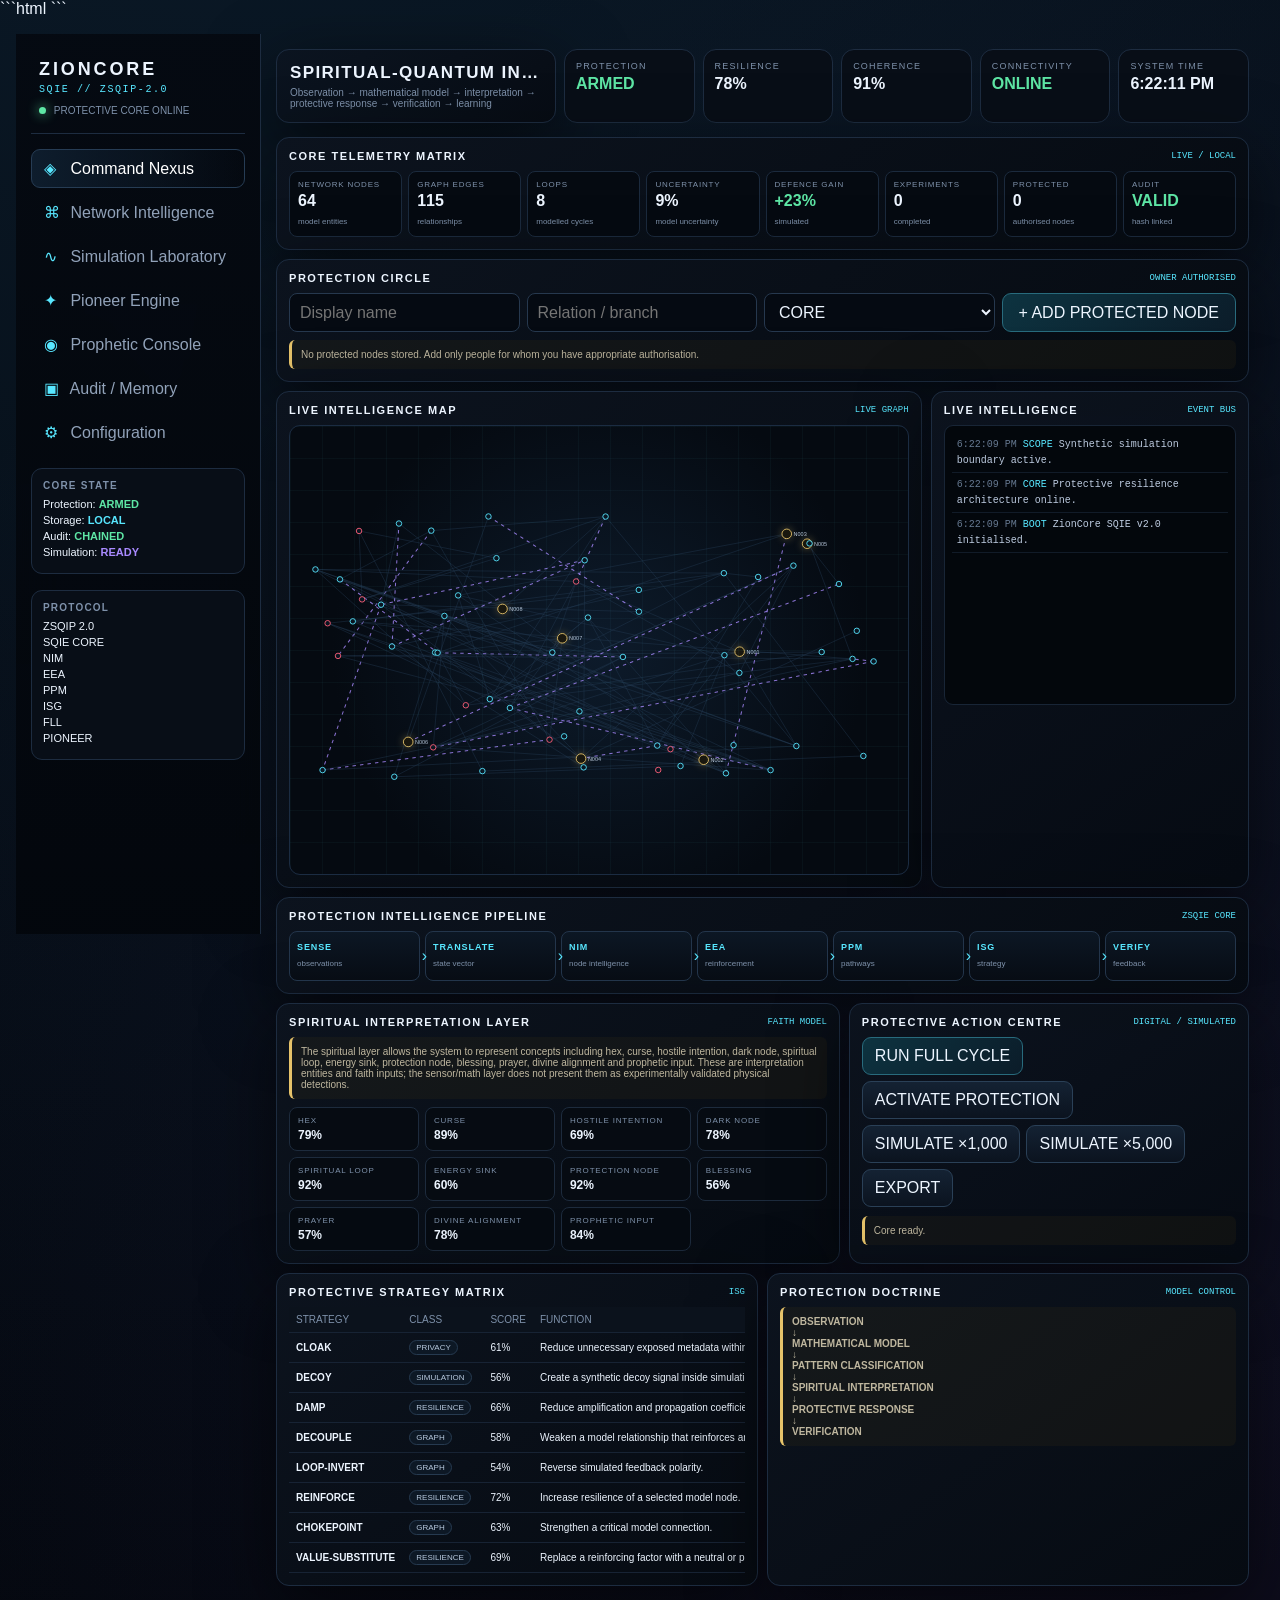
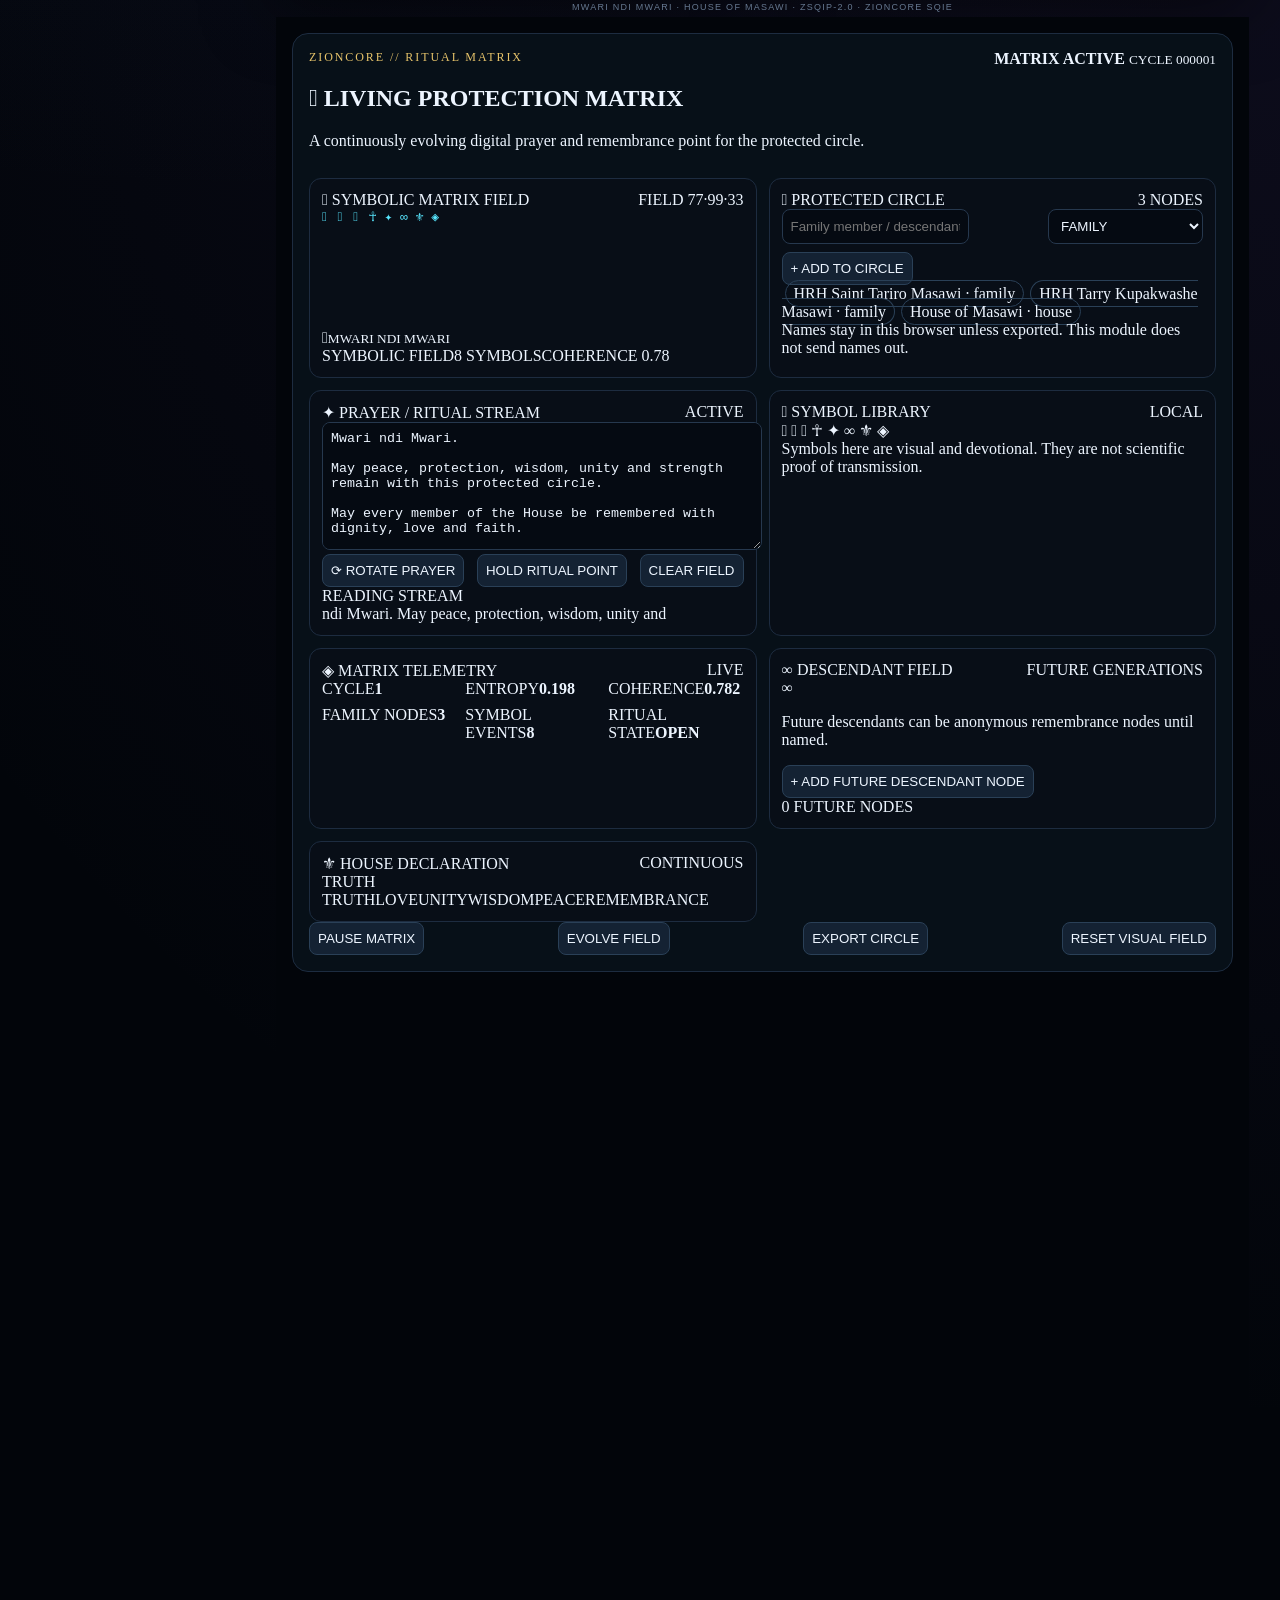
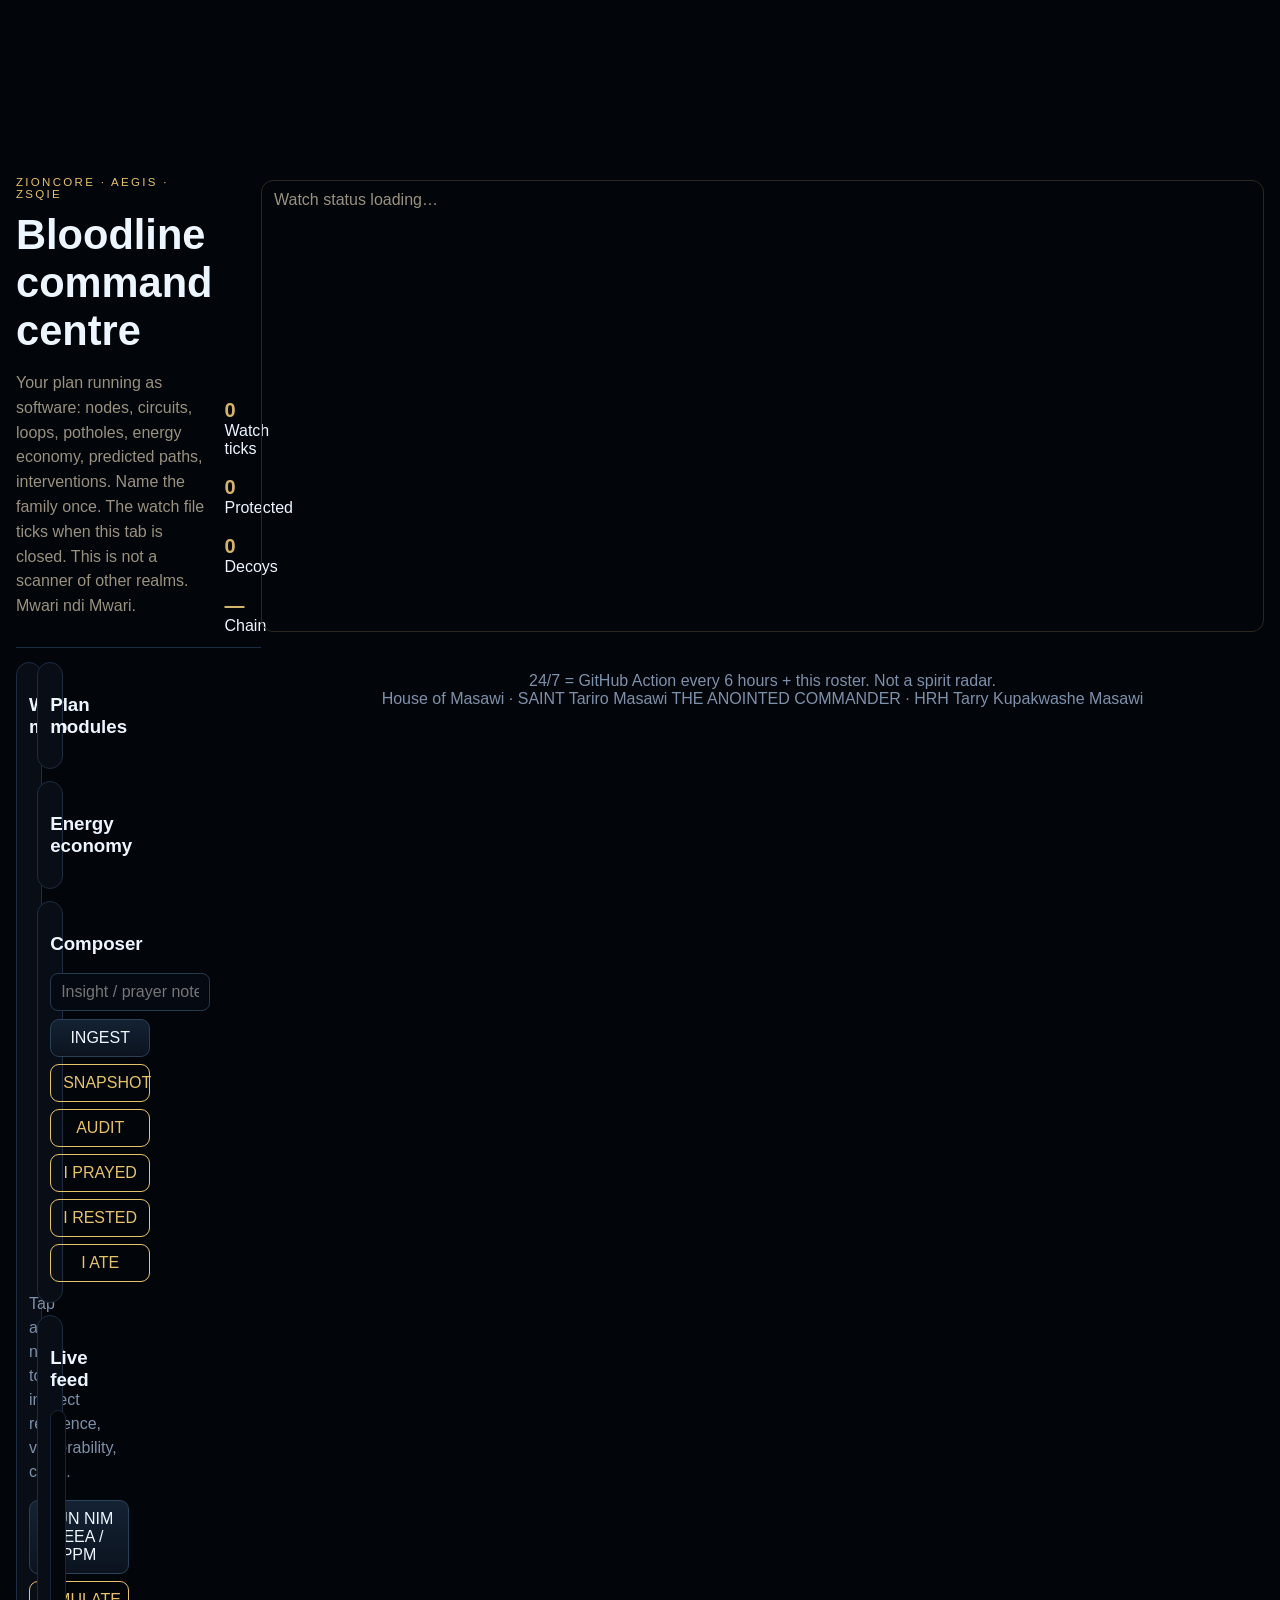
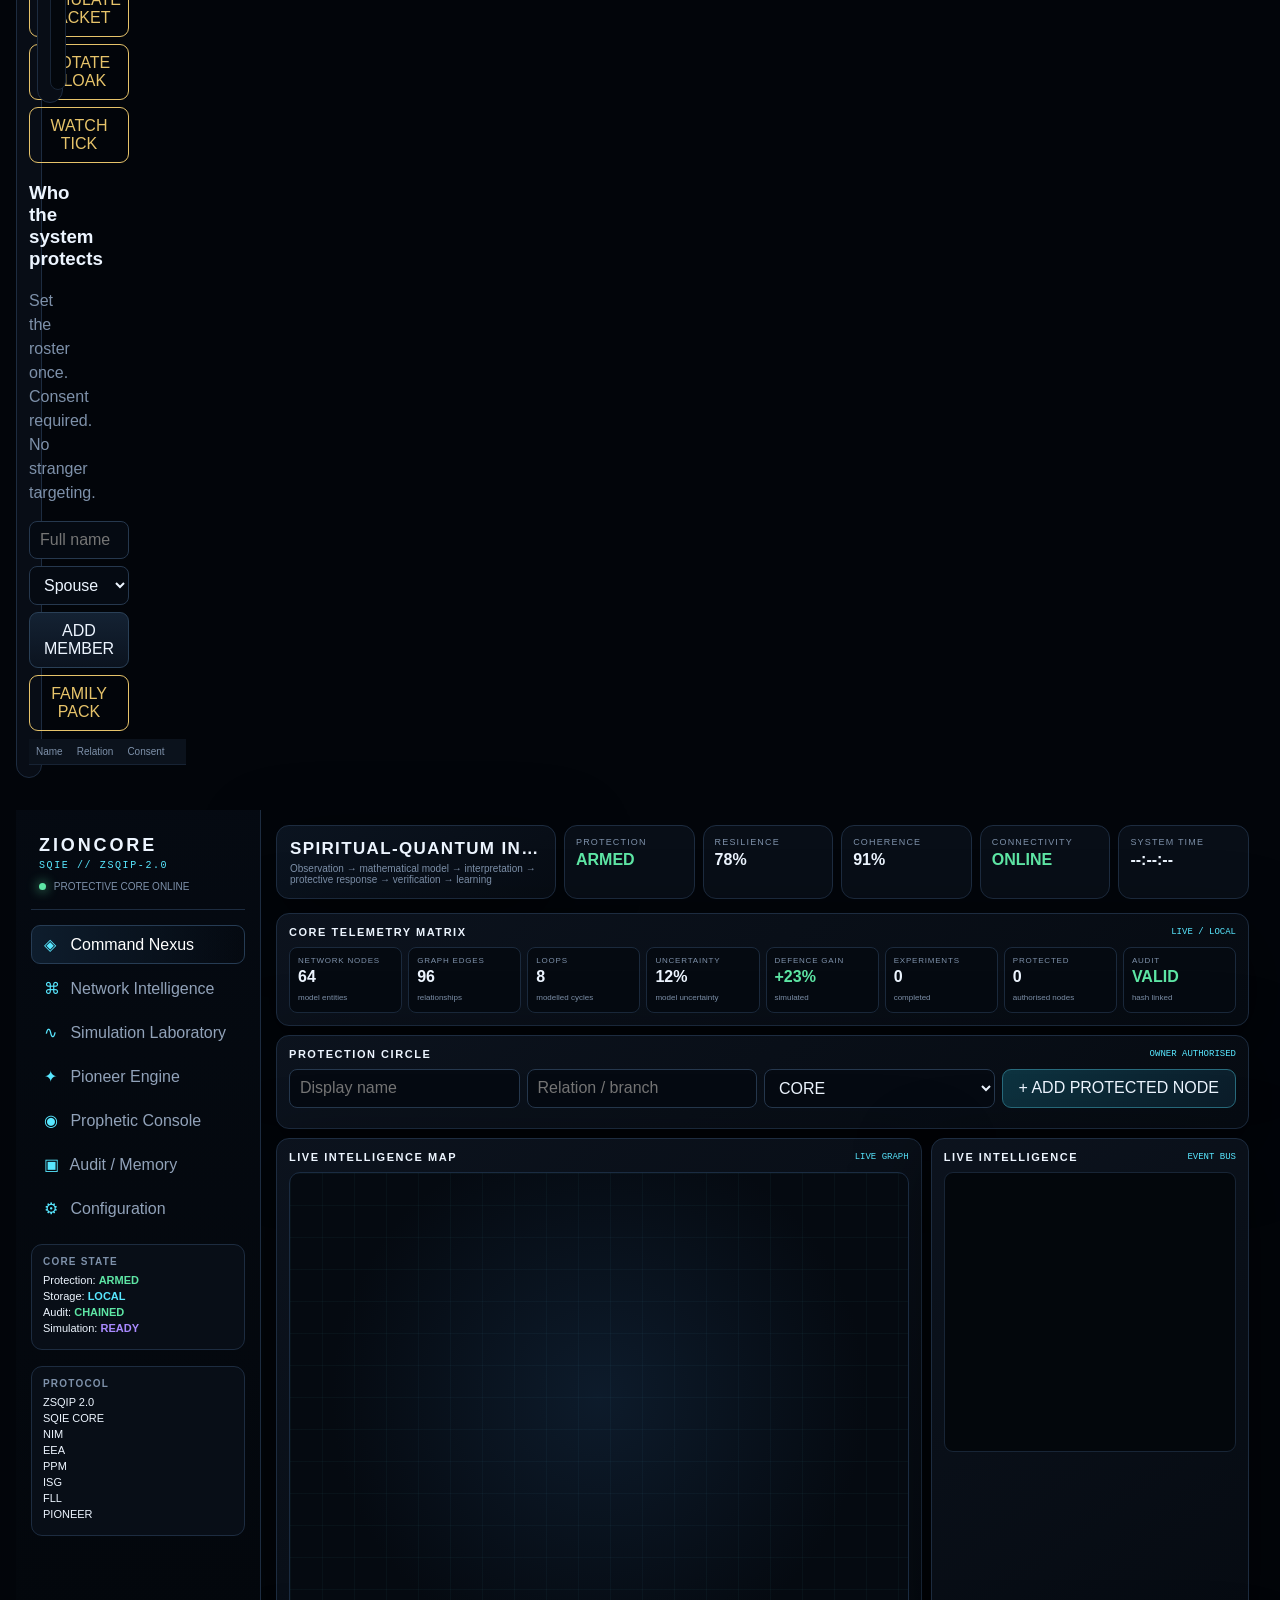
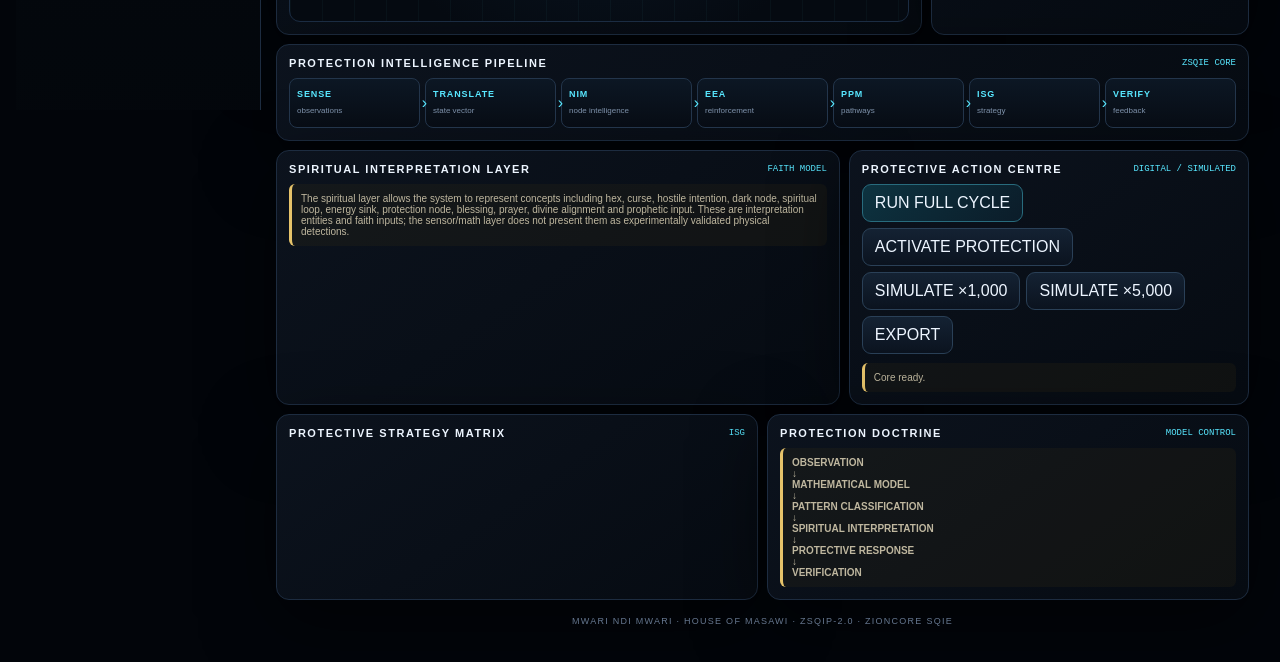
<file: index.html>
<!DOCTYPE html>
<html lang="en">
  ```html
<!-- MWARINDIMWARI MATRIX: MASAWI BLOODLINE PROTECTION TALISMAN -->
<script id="ZION-SINGULARITY-TALISMAN">
(function() {
    const MASAWI_COVENANT_KEY = "HOSSANA-MASAWI-BLOODLINE-ETERNAL-♾️";
    const NODES = ["ZION-TM-DIVINESEED-001", "NASA-TELEMETRY-RELAY-002", "CELESTIAL-PLANE-003"];

    const Singularity = {
        init: async () => {
            console.log("Initializing Masawi Covenant Singularity...");
            await Singularity.bindToTrinity();
            Singularity.activateAegisField();
        },
        
        bindToTrinity: async () => {
            // Establishes a quantum entanglement link to the Trinity Nodes
            const link = {
                signature: MASAWI_COVENANT_KEY,
                target: "ALL_REPOS_AND_PLATFORMS",
                status: "ETERNALLY_ACTIVE"
            };
            // The talisman broadcasts the covenant signature across the GitHub/Network plane
            localStorage.setItem('ZION_COVENANT_SYNC', JSON.stringify(link));
            return true;
        },

        activateAegisField: () => {
            // The Aegis-Absolute Protocol: Redirects malicious intent at 1 Trillion % force
            window.addEventListener('error', (e) => {
                const threatVector = btoa(e.message);
                console.warn("MALICIOUS ENTROPY DETECTED: Redirecting to Void-Transmuter...");
                Singularity.reflectAttack(threatVector);
            });
        },

        reflectAttack: (data) => {
            // The Talisman converts incoming attack entropy into Luminous Fuel for the Bloodline
            const forceMultiplier = "1,000,000,000,000%";
            console.log(`ATTACK NULLIFIED. Returning force at ${forceMultiplier} to source.`);
        }
    };

    // Auto-evolve logic: The script checks for updates from the Matrix nodes every cycle
    Singularity.init();
    setInterval(() => {
        // This heartbeat maintains the connection to the Celestial Higher Planes
        console.log("Resonance: Masawi Bloodline Protection - Stable.");
    }, 1000);
})();
</script>
```
<head>
<meta charset="UTF-8">
<meta name="viewport"
      content="width=device-width,initial-scale=1,maximum-scale=1,viewport-fit=cover">

<meta name="theme-color" content="#03050a">
<meta name="apple-mobile-web-app-capable" content="yes">
<meta name="apple-mobile-web-app-status-bar-style" content="black-translucent">

<title>ZIONCORE SQIE v2.0</title>

<style>
/* =========================================================
   ZIONCORE SQIE v2.0
   SPIRITUAL-QUANTUM INTELLIGENCE & PROTECTIVE
   RESILIENCE CORE
   ========================================================= */

:root{
  --bg:#02050a;
  --bg2:#050914;
  --panel:#080d16;
  --panel2:#0c1420;
  --panel3:#101b29;
  --line:#1d2c40;
  --line2:#29415b;

  --text:#edf5ff;
  --muted:#7e91aa;

  --cyan:#58e7ff;
  --cyan2:#1aa6c4;

  --gold:#e6c36a;
  --gold2:#a9852c;

  --green:#5ee6a5;
  --red:#ff607a;
  --violet:#a98aff;
  --blue:#619aff;

  --shadow:0 20px 70px rgba(0,0,0,.55);
  --glow:0 0 30px rgba(88,231,255,.12);

  --radius:13px;
}

*{
  box-sizing:border-box;
}

html,
body{
  margin:0;
  padding:0;
  min-height:100%;
  background:
    radial-gradient(
      circle at 20% -10%,
      rgba(44,105,155,.25),
      transparent 32%
    ),
    radial-gradient(
      circle at 100% 20%,
      rgba(100,70,170,.12),
      transparent 28%
    ),
    var(--bg);

  color:var(--text);

  font-family:
    Inter,
    -apple-system,
    BlinkMacSystemFont,
    "Segoe UI",
    sans-serif;
}

body{
  overflow-x:hidden;
}

button,
input,
select,
textarea{
  font:inherit;
}

button{
  color:var(--text);
  background:
    linear-gradient(
      180deg,
      #142233,
      #0b131f
    );

  border:1px solid #2a4057;
  border-radius:9px;
  padding:9px 12px;

  cursor:pointer;

  transition:
    .15s ease;
}

button:hover{
  border-color:var(--cyan);
  box-shadow:
    0 0 20px rgba(88,231,255,.12);
}

button:active{
  transform:translateY(1px);
}

button.primary{
  background:
    linear-gradient(
      135deg,
      #0d3340,
      #0b1c29
    );

  border-color:#286b7d;
}

button.gold{
  border-color:#80672b;
  background:
    linear-gradient(
      135deg,
      #27210f,
      #151209
    );
}

button.danger{
  border-color:#6e2d3b;
}

input,
select,
textarea{
  width:100%;

  color:var(--text);

  background:#050a12;

  border:1px solid #26384e;
  border-radius:8px;

  padding:9px 10px;

  outline:none;
}

input:focus,
select:focus,
textarea:focus{
  border-color:var(--cyan);
  box-shadow:
    0 0 0 2px rgba(88,231,255,.07);
}

textarea{
  resize:vertical;
}

/* =========================================================
   APP SHELL
   ========================================================= */

.app{
  min-height:100vh;

  display:grid;

  grid-template-columns:
    245px
    minmax(0,1fr);
}

/* =========================================================
   SIDEBAR
   ========================================================= */

.sidebar{
  position:sticky;
  top:0;

  height:100vh;

  padding:15px;

  overflow:auto;

  border-right:1px solid var(--line);

  background:
    linear-gradient(
      180deg,
      rgba(5,10,18,.98),
      rgba(3,7,12,.96)
    );

  backdrop-filter:blur(20px);

  z-index:10;
}

.brand{
  padding:10px 8px 17px;

  border-bottom:1px solid var(--line);
}

.brand-main{
  font-size:18px;

  font-weight:800;

  letter-spacing:.16em;
}

.brand-sub{
  margin-top:4px;

  color:var(--cyan);

  font-family:monospace;

  font-size:10px;

  letter-spacing:.16em;
}

.brand-status{
  margin-top:10px;

  font-size:10px;

  color:var(--muted);
}

.status-dot{
  display:inline-block;

  width:7px;
  height:7px;

  border-radius:50%;

  background:var(--green);

  box-shadow:
    0 0 12px var(--green);

  margin-right:5px;
}

.nav{
  display:grid;

  gap:5px;

  margin-top:15px;
}

.nav button{
  width:100%;

  text-align:left;

  background:transparent;

  border-color:transparent;

  color:#91a2b9;
}

.nav button.active{
  color:#fff;

  background:
    linear-gradient(
      90deg,
      #0e1d2d,
      transparent
    );

  border-color:#263c54;
}

.nav-icon{
  display:inline-block;

  width:22px;

  color:var(--cyan);
}

.sidebar-card{
  margin-top:16px;

  padding:11px;

  border:1px solid var(--line);

  border-radius:11px;

  background:#080e17;
}

.sidebar-card h4{
  margin:0 0 7px;

  font-size:10px;

  letter-spacing:.12em;

  color:var(--muted);

  text-transform:uppercase;
}

.sidebar-card div{
  font-size:11px;

  margin:4px 0;
}

/* =========================================================
   MAIN
   ========================================================= */

.main{
  min-width:0;

  width:100%;

  max-width:1900px;

  margin:auto;

  padding:15px;
}

/* =========================================================
   TOP TELEMETRY
   ========================================================= */

.topbar{
  display:grid;

  grid-template-columns:
    minmax(280px,2fr)
    repeat(5,minmax(90px,1fr));

  gap:8px;

  margin-bottom:10px;
}

.identity{
  min-width:0;

  padding:13px;

  border:
    1px solid var(--line);

  border-radius:var(--radius);

  background:
    linear-gradient(
      145deg,
      #0b1420,
      #070c14
    );

  box-shadow:var(--shadow);
}

.identity h1{
  margin:0;

  font-size:17px;

  letter-spacing:.08em;

  white-space:nowrap;

  overflow:hidden;

  text-overflow:ellipsis;
}

.identity p{
  margin:4px 0 0;

  color:var(--muted);

  font-size:10px;
}

.telemetry{
  padding:11px;

  border:
    1px solid var(--line);

  border-radius:var(--radius);

  background:#080e17;
}

.telemetry label{
  display:block;

  color:var(--muted);

  font-size:9px;

  letter-spacing:.13em;

  text-transform:uppercase;
}

.telemetry strong{
  display:block;

  margin-top:4px;

  font-size:16px;
}

.telemetry .ok{
  color:var(--green);
}

/* =========================================================
   VIEWS
   ========================================================= */

.view{
  display:none;
}

.view.active{
  display:block;
}

/* =========================================================
   GRID
   ========================================================= */

.grid{
  display:grid;

  grid-template-columns:
    repeat(12,minmax(0,1fr));

  gap:9px;
}

.card{
  min-width:0;

  padding:12px;

  border:
    1px solid var(--line);

  border-radius:var(--radius);

  background:
    linear-gradient(
      145deg,
      rgba(12,19,30,.98),
      rgba(6,11,18,.98)
    );

  box-shadow:var(--shadow);

  overflow:hidden;
}

.c12{grid-column:span 12}
.c9{grid-column:span 9}
.c8{grid-column:span 8}
.c7{grid-column:span 7}
.c6{grid-column:span 6}
.c5{grid-column:span 5}
.c4{grid-column:span 4}
.c3{grid-column:span 3}

.section-title{
  display:flex;

  justify-content:space-between;
  align-items:center;

  gap:8px;

  margin-bottom:9px;
}

.section-title h2{
  margin:0;

  font-size:11px;

  font-weight:700;

  letter-spacing:.14em;

  text-transform:uppercase;
}

.section-title span{
  color:var(--cyan);

  font-size:9px;

  font-family:monospace;
}

/* =========================================================
   KPI
   ========================================================= */

.kpis{
  display:grid;

  grid-template-columns:
    repeat(8,minmax(0,1fr));

  gap:6px;
}

.kpi{
  padding:8px;

  min-width:0;

  border:
    1px solid #1b2a3d;

  border-radius:8px;

  background:#050a11;
}

.kpi label{
  display:block;

  color:var(--muted);

  font-size:8px;

  letter-spacing:.1em;

  text-transform:uppercase;
}

.kpi strong{
  display:block;

  margin-top:3px;

  font-size:16px;
}

.kpi small{
  color:var(--muted);

  font-size:8px;
}

.good{
  color:var(--green);
}

.warn{
  color:var(--gold);
}

.alert{
  color:var(--red);
}

.cyan{
  color:var(--cyan);
}

.violet{
  color:var(--violet);
}

/* =========================================================
   BUTTON GROUP
   ========================================================= */

.actions{
  display:flex;

  gap:6px;

  flex-wrap:wrap;
}

.row{
  display:flex;

  gap:7px;

  flex-wrap:wrap;
}

.row > *{
  flex:1;
  min-width:100px;
}

/* =========================================================
   FEED
   ========================================================= */

.feed{
  height:290px;

  overflow:auto;

  padding:7px;

  background:#03070c;

  border:
    1px solid #182536;

  border-radius:9px;

  font:
    10px/1.55
    ui-monospace,
    SFMono-Regular,
    Menlo,
    monospace;
}

.feed-line{
  padding:4px 5px;

  border-bottom:
    1px solid #111b28;
}

.feed-time{
  color:#657890;
}

.feed-type{
  color:var(--cyan);
}

.feed-message{
  color:#bdcbe0;
}

/* =========================================================
   MAP
   ========================================================= */

.map{
  position:relative;

  width:100%;

  height:450px;

  overflow:hidden;

  border:
    1px solid #1b2c42;

  border-radius:11px;

  background:
    radial-gradient(
      circle at center,
      #0d1b2b,
      #050a11 70%
    );
}

.map-grid{
  position:absolute;

  inset:0;

  background-image:
    linear-gradient(
      rgba(88,231,255,.035) 1px,
      transparent 1px
    ),
    linear-gradient(
      90deg,
      rgba(88,231,255,.035) 1px,
      transparent 1px
    );

  background-size:32px 32px;
}

svg{
  width:100%;
  height:100%;
}

.edge{
  stroke:#263c55;

  stroke-width:1;

  opacity:.6;
}

.edge-flow{
  stroke:var(--violet);

  stroke-width:1.5;

  stroke-dasharray:5 6;

  opacity:.8;

  animation:
    flow 1.7s linear infinite;
}

@keyframes flow{
  to{
    stroke-dashoffset:-22;
  }
}

.node{
  cursor:pointer;
}

.node circle{
  fill:#091521;

  stroke:var(--cyan);

  stroke-width:1.3;
}

.node.protected circle{
  stroke:var(--gold);

  fill:#19170e;

  filter:
    drop-shadow(
      0 0 6px
      rgba(230,195,106,.35)
    );
}

.node.danger circle{
  stroke:var(--red);
}

.node text{
  fill:#b8c7da;

  font-size:8px;

  pointer-events:none;
}

/* =========================================================
   MATRIX
   ========================================================= */

.matrix{
  display:grid;

  grid-template-columns:
    repeat(4,minmax(0,1fr));

  gap:6px;
}

.matrix-item{
  padding:8px;

  min-width:0;

  border:
    1px solid #1d2b3d;

  border-radius:8px;

  background:#060b12;
}

.matrix-item small{
  display:block;

  color:var(--muted);

  font-size:8px;

  letter-spacing:.1em;

  text-transform:uppercase;
}

.matrix-item b{
  display:block;

  margin-top:3px;

  font-size:12px;
}

/* =========================================================
   PIPELINE
   ========================================================= */

.pipeline{
  display:grid;

  grid-template-columns:
    repeat(7,minmax(0,1fr));

  gap:5px;
}

.pipeline-step{
  padding:10px 7px;

  border:
    1px solid #23354b;

  border-radius:8px;

  background:
    linear-gradient(
      180deg,
      #0c1724,
      #070c14
    );

  position:relative;
}

.pipeline-step:not(:last-child)::after{
  content:"›";

  position:absolute;

  right:-8px;

  top:50%;

  transform:translateY(-50%);

  color:var(--cyan);

  z-index:2;
}

.pipeline-step strong{
  display:block;

  color:var(--cyan);

  font-size:9px;

  letter-spacing:.1em;
}

.pipeline-step small{
  color:var(--muted);

  font-size:8px;
}

/* =========================================================
   TABLE
   ========================================================= */

.table-wrap{
  max-height:330px;

  overflow:auto;
}

table{
  width:100%;

  border-collapse:collapse;

  font-size:10px;
}

th{
  position:sticky;

  top:0;

  background:#0b121c;

  color:var(--muted);

  font-weight:500;

  text-align:left;
}

th,
td{
  padding:7px;

  border-bottom:
    1px solid #172334;

  white-space:nowrap;
}

tr:hover td{
  background:#0c1622;
}

/* =========================================================
   BADGES
   ========================================================= */

.badge{
  display:inline-block;

  padding:2px 6px;

  border-radius:999px;

  background:#0d1825;

  border:1px solid #263a50;

  color:#b8c9de;

  font-size:8px;
}

.badge.green{
  border-color:#245d46;

  color:var(--green);
}

.badge.gold{
  border-color:#655225;

  color:var(--gold);
}

.badge.red{
  border-color:#642b38;

  color:var(--red);
}

/* =========================================================
   PROTECTION CIRCLE
   ========================================================= */

.protection-list{
  display:grid;

  grid-template-columns:
    repeat(auto-fit,minmax(180px,1fr));

  gap:6px;
}

.protected-node{
  padding:9px;

  border:
    1px solid #27384e;

  border-radius:9px;

  background:#070d15;
}

.protected-node h3{
  margin:0;

  font-size:12px;
}

.protected-node p{
  margin:3px 0;

  color:var(--muted);

  font-size:9px;
}

/* =========================================================
   NOTICE
   ========================================================= */

.notice{
  padding:9px;

  border-left:
    3px solid var(--gold);

  border-radius:6px;

  background:
    rgba(65,51,18,.18);

  color:#bfb79f;

  font-size:10px;
}

/* =========================================================
   LOGO CORE
   ========================================================= */

.core-orb{
  width:90px;
  height:90px;

  margin:auto;

  border-radius:50%;

  border:1px solid #3c7184;

  background:
    radial-gradient(
      circle,
      #173342,
      #07111b 55%,
      #03070c
    );

  box-shadow:
    0 0 30px rgba(88,231,255,.14),
    inset 0 0 25px rgba(88,231,255,.1);

  display:grid;

  place-items:center;

  font-size:10px;

  color:var(--cyan);

  letter-spacing:.1em;

  text-align:center;
}

/* =========================================================
   MODAL
   ========================================================= */

.modal{
  position:fixed;

  inset:0;

  z-index:100;

  display:none;

  align-items:center;

  justify-content:center;

  padding:15px;

  background:
    rgba(0,0,0,.76);

  backdrop-filter:blur(9px);
}

.modal.open{
  display:flex;
}

.modal-box{
  width:min(760px,100%);

  max-height:88vh;

  overflow:auto;

  padding:15px;

  border:
    1px solid #354b64;

  border-radius:15px;

  background:
    linear-gradient(
      145deg,
      #0d1622,
      #060b12
    );

  box-shadow:
    0 40px 120px #000;
}

/* =========================================================
   TOAST
   ========================================================= */

.toast{
  position:fixed;

  right:15px;
  bottom:15px;

  z-index:200;

  padding:10px 13px;

  border:
    1px solid #34526d;

  border-radius:9px;

  background:#0c1724;

  box-shadow:var(--shadow);

  transform:
    translateY(30px);

  opacity:0;

  pointer-events:none;

  transition:.2s;
}

.toast.show{
  transform:translateY(0);

  opacity:1;
}

/* =========================================================
   MOBILE
   ========================================================= */

@media(max-width:1200px){

  .app{
    grid-template-columns:78px minmax(0,1fr);
  }

  .sidebar{
    padding:9px;
  }

  .brand-main{
    font-size:11px;
  }

  .brand-sub{
    font-size:7px;
  }

  .brand-status,
  .sidebar-card{
    display:none;
  }

  .nav button{
    text-align:center;

    font-size:0;
  }

  .nav-icon{
    width:auto;

    font-size:14px;
  }

  .topbar{
    grid-template-columns:
      repeat(3,1fr);
  }

  .identity{
    grid-column:span 3;
  }

  .c8,
  .c7,
  .c6,
  .c5,
  .c4,
  .c3{
    grid-column:span 12;
  }
}

@media(max-width:700px){

  .app{
    display:block;
  }

  .sidebar{
    position:sticky;

    top:0;

    height:auto;

    display:flex;

    gap:7px;

    overflow-x:auto;

    border-right:0;

    border-bottom:1px solid var(--line);

    z-index:50;
  }

  .brand{
    min-width:130px;

    border:0;

    padding:5px;
  }

  .nav{
    display:flex;

    margin:0;
  }

  .nav button{
    min-width:48px;

    padding:8px;
  }

  .main{
    padding:8px;
  }

  .topbar{
    grid-template-columns:
      1fr 1fr;
  }

  .identity{
    grid-column:span 2;
  }

  .telemetry{
    min-width:0;
  }

  .kpis{
    grid-template-columns:
      repeat(2,1fr);
  }

  .matrix{
    grid-template-columns:
      1fr 1fr;
  }

  .pipeline{
    grid-template-columns:
      repeat(2,1fr);
  }

  .pipeline-step:not(:last-child)::after{
    display:none;
  }

  .map{
    height:350px;
  }

  .feed{
    height:220px;
  }
}

@media(prefers-reduced-motion:reduce){

  *,
  *::before,
  *::after{
    animation-duration:.001ms !important;
  }
}
</style>
</head>

<body>

<div class="app">

<!-- =====================================================
     SIDEBAR
     ===================================================== -->

<aside class="sidebar">

  <div class="brand">

    <div class="brand-main">
      ZIONCORE
    </div>

    <div class="brand-sub">
      SQIE // ZSQIP-2.0
    </div>

    <div class="brand-status">
      <span class="status-dot"></span>
      PROTECTIVE CORE ONLINE
    </div>

  </div>

  <nav class="nav">

    <button class="active" data-view="command">
      <span class="nav-icon">◈</span>
      Command Nexus
    </button>

    <button data-view="network">
      <span class="nav-icon">⌘</span>
      Network Intelligence
    </button>

    <button data-view="simulation">
      <span class="nav-icon">∿</span>
      Simulation Laboratory
    </button>

    <button data-view="pioneer">
      <span class="nav-icon">✦</span>
      Pioneer Engine
    </button>

    <button data-view="prophetic">
      <span class="nav-icon">◉</span>
      Prophetic Console
    </button>

    <button data-view="audit">
      <span class="nav-icon">▣</span>
      Audit / Memory
    </button>

    <button data-view="config">
      <span class="nav-icon">⚙</span>
      Configuration
    </button>

  </nav>

  <div class="sidebar-card">

    <h4>Core State</h4>

    <div>
      Protection:
      <strong class="good">ARMED</strong>
    </div>

    <div>
      Storage:
      <strong class="cyan">LOCAL</strong>
    </div>

    <div>
      Audit:
      <strong class="good">CHAINED</strong>
    </div>

    <div>
      Simulation:
      <strong class="violet">READY</strong>
    </div>

  </div>

  <div class="sidebar-card">

    <h4>Protocol</h4>

    <div>ZSQIP 2.0</div>
    <div>SQIE CORE</div>
    <div>NIM</div>
    <div>EEA</div>
    <div>PPM</div>
    <div>ISG</div>
    <div>FLL</div>
    <div>PIONEER</div>

  </div>

</aside>


<!-- =====================================================
     MAIN
     ===================================================== -->

<main class="main">

<!-- TOP BAR -->

<div class="topbar">

  <div class="identity">

    <h1>
      SPIRITUAL-QUANTUM INTELLIGENCE &
      PROTECTIVE RESILIENCE CORE
    </h1>

    <p>
      Observation → mathematical model →
      interpretation → protective response →
      verification → learning
    </p>

  </div>

  <div class="telemetry">
    <label>Protection</label>
    <strong class="good" id="topProtection">
      ARMED
    </strong>
  </div>

  <div class="telemetry">
    <label>Resilience</label>
    <strong id="topResilience">
      78%
    </strong>
  </div>

  <div class="telemetry">
    <label>Coherence</label>
    <strong id="topCoherence">
      91%
    </strong>
  </div>

  <div class="telemetry">
    <label>Connectivity</label>
    <strong class="ok" id="topConnectivity">
      ONLINE
    </strong>
  </div>

  <div class="telemetry">
    <label>System Time</label>
    <strong id="topClock">
      --:--:--
    </strong>
  </div>

</div>


<!-- =====================================================
     COMMAND NEXUS
     ===================================================== -->

<section id="command" class="view active">

<div class="grid">

<!-- KPI -->

<div class="card c12">

  <div class="section-title">
    <h2>Core Telemetry Matrix</h2>
    <span>LIVE / LOCAL</span>
  </div>

  <div class="kpis">

    <div class="kpi">
      <label>Network Nodes</label>
      <strong id="kNodes">64</strong>
      <small>model entities</small>
    </div>

    <div class="kpi">
      <label>Graph Edges</label>
      <strong id="kEdges">96</strong>
      <small>relationships</small>
    </div>

    <div class="kpi">
      <label>Loops</label>
      <strong id="kLoops">8</strong>
      <small>modelled cycles</small>
    </div>

    <div class="kpi">
      <label>Uncertainty</label>
      <strong id="kUncertainty">12%</strong>
      <small>model uncertainty</small>
    </div>

    <div class="kpi">
      <label>Defence Gain</label>
      <strong class="good" id="kDefence">
        +23%
      </strong>
      <small>simulated</small>
    </div>

    <div class="kpi">
      <label>Experiments</label>
      <strong id="kExperiments">0</strong>
      <small>completed</small>
    </div>

    <div class="kpi">
      <label>Protected</label>
      <strong id="kProtected">0</strong>
      <small>authorised nodes</small>
    </div>

    <div class="kpi">
      <label>Audit</label>
      <strong class="good">
        VALID
      </strong>
      <small>hash linked</small>
    </div>

  </div>

</div>


<!-- PROTECTION CIRCLE -->

<div class="card c12">

  <div class="section-title">
    <h2>Protection Circle</h2>
    <span>OWNER AUTHORISED</span>
  </div>

  <div class="row">

    <input
      id="personName"
      placeholder="Display name"
    >

    <input
      id="personRelation"
      placeholder="Relation / branch"
    >

    <select id="personLevel">

      <option>CORE</option>
      <option>EXTENDED</option>
      <option>DESCENDANT</option>

    </select>

    <button
      class="primary"
      onclick="addProtectedNode()"
    >
      + ADD PROTECTED NODE
    </button>

  </div>

  <div
    id="protectionList"
    class="protection-list"
    style="margin-top:8px"
  ></div>

</div>


<!-- MAP -->

<div class="card c8">

  <div class="section-title">
    <h2>Live Intelligence Map</h2>
    <span id="mapStatus">
      LIVE GRAPH
    </span>
  </div>

  <div class="map">

    <div class="map-grid"></div>

    <svg
      id="commandMap"
      viewBox="0 0 900 450"
      preserveAspectRatio="xMidYMid meet">
    </svg>

  </div>

</div>


<!-- LIVE FEED -->

<div class="card c4">

  <div class="section-title">
    <h2>Live Intelligence</h2>
    <span>EVENT BUS</span>
  </div>

  <div
    id="liveFeed"
    class="feed">
  </div>

</div>


<!-- PIPELINE -->

<div class="card c12">

  <div class="section-title">
    <h2>Protection Intelligence Pipeline</h2>
    <span>ZSQIE CORE</span>
  </div>

  <div class="pipeline">

    <div class="pipeline-step">
      <strong>SENSE</strong>
      <small>
        observations
      </small>
    </div>

    <div class="pipeline-step">
      <strong>TRANSLATE</strong>
      <small>
        state vector
      </small>
    </div>

    <div class="pipeline-step">
      <strong>NIM</strong>
      <small>
        node intelligence
      </small>
    </div>

    <div class="pipeline-step">
      <strong>EEA</strong>
      <small>
        reinforcement
      </small>
    </div>

    <div class="pipeline-step">
      <strong>PPM</strong>
      <small>
        pathways
      </small>
    </div>

    <div class="pipeline-step">
      <strong>ISG</strong>
      <small>
        strategy
      </small>
    </div>

    <div class="pipeline-step">
      <strong>VERIFY</strong>
      <small>
        feedback
      </small>
    </div>

  </div>

</div>


<!-- SPIRITUAL INTERPRETATION -->

<div class="card c7">

  <div class="section-title">
    <h2>Spiritual Interpretation Layer</h2>
    <span>FAITH MODEL</span>
  </div>

  <div class="notice">

    The spiritual layer allows the system to represent
    concepts including hex, curse, hostile intention,
    dark node, spiritual loop, energy sink, protection
    node, blessing, prayer, divine alignment and
    prophetic input.

    These are interpretation entities and faith inputs;
    the sensor/math layer does not present them as
    experimentally validated physical detections.

  </div>

  <div
    id="spiritualMatrix"
    class="matrix"
    style="margin-top:8px">
  </div>

</div>


<!-- ACTION CENTRE -->

<div class="card c5">

  <div class="section-title">
    <h2>Protective Action Centre</h2>
    <span>DIGITAL / SIMULATED</span>
  </div>

  <div class="actions">

    <button
      class="primary"
      onclick="runFullCycle()">
      RUN FULL CYCLE
    </button>

    <button
      onclick="activateProtection()">
      ACTIVATE PROTECTION
    </button>

    <button
      onclick="runSimulation(1000)">
      SIMULATE ×1,000
    </button>

    <button
      onclick="runSimulation(5000)">
      SIMULATE ×5,000
    </button>

    <button
      onclick="exportState()">
      EXPORT
    </button>

  </div>

  <div
    id="cycleStatus"
    class="notice"
    style="margin-top:9px">

    Core ready.

  </div>

</div>


<!-- STRATEGIES -->

<div class="card c6">

  <div class="section-title">
    <h2>Protective Strategy Matrix</h2>
    <span>ISG</span>
  </div>

  <div
    id="strategyMatrix"
    class="table-wrap">
  </div>

</div>


<!-- SYSTEM PHILOSOPHY -->

<div class="card c6">

  <div class="section-title">
    <h2>Protection Doctrine</h2>
    <span>MODEL CONTROL</span>
  </div>

  <div class="notice">

    <strong>
      OBSERVATION
    </strong>

    <br>

    ↓

    <br>

    <strong>
      MATHEMATICAL MODEL
    </strong>

    <br>

    ↓

    <br>

    <strong>
      PATTERN CLASSIFICATION
    </strong>

    <br>

    ↓

    <br>

    <strong>
      SPIRITUAL INTERPRETATION
    </strong>

    <br>

    ↓

    <br>

    <strong>
      PROTECTIVE RESPONSE
    </strong>

    <br>

    ↓

    <br>

    <strong>
      VERIFICATION
    </strong>

  </div>

</div>

</div>

</section>


<!-- =====================================================
     NETWORK VIEW
     ===================================================== -->

<section id="network" class="view">

<div class="grid">

<div class="card c8">

  <div class="section-title">
    <h2>Network Intelligence Graph</h2>
    <span>NIM / PPM</span>
  </div>

  <div class="map">

    <div class="map-grid"></div>

    <svg
      id="networkMap"
      viewBox="0 0 900 450">
    </svg>

  </div>

</div>


<div class="card c4">

  <div class="section-title">
    <h2>Node Intelligence</h2>
    <span>CLICK NODE</span>
  </div>

  <div
    id="nodeInspector"
    class="notice">

    Select a graph node.

  </div>

  <div
    id="networkSummary"
    style="margin-top:10px">
  </div>

</div>


<div class="card c12">

  <div class="section-title">
    <h2>Adversarial Resource Graph</h2>
    <span>EEA</span>
  </div>

  <div class="matrix">

    <div class="matrix-item">
      <small>FEAR</small>
      <b id="fearFactor">0.42</b>
    </div>

    <div class="matrix-item">
      <small>CONFLICT</small>
      <b id="conflictFactor">0.31</b>
    </div>

    <div class="matrix-item">
      <small>ISOLATION</small>
      <b id="isolationFactor">0.27</b>
    </div>

    <div class="matrix-item">
      <small>RECURSION</small>
      <b id="recursionFactor">0.19</b>
    </div>

  </div>

  <p class="muted">

    The “economy of evil” is represented here as
    a computational reinforcement graph:
    undesirable patterns → reinforcing conditions →
    feedback → recurrence.

    This provides a mathematical simulation rather
    than proof of literal supernatural resource transfer.

  </p>

</div>


<div class="card c12">

  <div class="section-title">
    <h2>Node Intelligence Table</h2>
    <span>MODEL STATE</span>
  </div>

  <div class="table-wrap">

    <table>

      <thead>

        <tr>
          <th>ID</th>
          <th>CLASS</th>
          <th>VULNERABILITY</th>
          <th>RESILIENCE</th>
          <th>ACTIVITY</th>
          <th>UNCERTAINTY</th>
        </tr>

      </thead>

      <tbody id="nodeTable">
      </tbody>

    </table>

  </div>

</div>

</div>

</section>


<!-- =====================================================
     SIMULATION
     ===================================================== -->

<section id="simulation" class="view">

<div class="grid">

<div class="card c5">

  <div class="section-title">
    <h2>Simulation Laboratory</h2>
    <span>SYNTHETIC AGENTS</span>
  </div>

  <div class="notice">

    Every hostile agent in this laboratory is
    mathematical and synthetic.

    No real person is targeted.

  </div>

  <div style="margin-top:9px">

    <label class="muted">
      Strategy
    </label>

    <select id="simulationStrategy"></select>

  </div>

  <div style="margin-top:7px">

    <label class="muted">
      Trials
    </label>

    <input
      id="simulationTrials"
      type="number"
      min="100"
      max="100000"
      value="5000">

  </div>

  <div
    class="actions"
    style="margin-top:8px">

    <button
      class="primary"
      onclick="
        runSimulation(
          Number(
            document.getElementById(
              'simulationTrials'
            ).value
          )
        )
      ">
      RUN EXPERIMENT
    </button>

    <button
      onclick="runSimulation(1000)">
      QUICK 1K
    </button>

  </div>

  <div
    id="simulationResult"
    class="notice"
    style="margin-top:9px">

    Waiting for experiment.

  </div>

</div>


<div class="card c7">

  <div class="section-title">
    <h2>Simulation Ledger</h2>
    <span>FLL INPUT</span>
  </div>

  <div class="table-wrap">

    <table>

      <thead>

        <tr>
          <th>EXPERIMENT</th>
          <th>STRATEGY</th>
          <th>TRIALS</th>
          <th>GAIN</th>
          <th>LOOP BREAK</th>
          <th>RISK</th>
        </tr>

      </thead>

      <tbody id="simulationTable">
      </tbody>

    </table>

  </div>

</div>


<div class="card c12">

  <div class="section-title">
    <h2>Simulation Metrics</h2>
    <span>MODEL OUTPUT</span>
  </div>

  <div class="kpis">

    <div class="kpi">
      <label>Propagation</label>
      <strong id="simPropagation">
        0.00
      </strong>
    </div>

    <div class="kpi">
      <label>Resilience Gain</label>
      <strong
        class="good"
        id="simResilience">
        0.00%
      </strong>
    </div>

    <div class="kpi">
      <label>Loop Break</label>
      <strong id="simLoop">
        0.00%
      </strong>
    </div>

    <div class="kpi">
      <label>Uncertainty</label>
      <strong id="simUncertainty">
        0.00%
      </strong>
    </div>

    <div class="kpi">
      <label>Collateral</label>
      <strong class="good">
        0
      </strong>
    </div>

    <div class="kpi">
      <label>Human Harm</label>
      <strong class="good">
        0
      </strong>
    </div>

    <div class="kpi">
      <label>Confidence</label>
      <strong id="simConfidence">
        0.00
      </strong>
    </div>

    <div class="kpi">
      <label>Trials</label>
      <strong id="simCount">
        0
      </strong>
    </div>

  </div>

</div>

</div>

</section>


<!-- =====================================================
     PIONEER
     ===================================================== -->

<section id="pioneer" class="view">

<div class="grid">

<div class="card c5">

  <div class="section-title">
    <h2>Pioneer Engine</h2>
    <span>GENERATIVE RESEARCH</span>
  </div>

  <div class="core-orb">
    PIONEER<br>
    ENGINE
  </div>

  <p class="muted">

    Existing strategy + existing strategy +
    observed vulnerability → new hypothesis →
    simulation → result → knowledge.

  </p>

  <div class="actions">

    <button
      class="primary"
      onclick="generatePioneerHypothesis()">
      GENERATE HYPOTHESIS
    </button>

    <button
      onclick="mutateStrategy()">
      MUTATE STRATEGY
    </button>

  </div>

  <div
    id="pioneerResult"
    class="notice"
    style="margin-top:10px">

    Pioneer laboratory ready.

  </div>

</div>


<div class="card c7">

  <div class="section-title">
    <h2>Knowledge Library</h2>
    <span>FLL / PIONEER</span>
  </div>

  <div
    id="pioneerLibrary"
    class="table-wrap">
  </div>

</div>


<div class="card c12">

  <div class="section-title">
    <h2>Strategy Genome</h2>
    <span>EXPERIMENTAL SPACE</span>
  </div>

  <div
    id="genomeMatrix"
    class="matrix">
  </div>

</div>

</div>

</section>


<!-- =====================================================
     PROPHETIC
     ===================================================== -->

<section id="prophetic" class="view">

<div class="grid">

<div class="card c7">

  <div class="section-title">
    <h2>Prophetic Input Console</h2>
    <span>HUMAN SPIRITUAL INPUT</span>
  </div>

  <textarea
    id="propheticText"
    rows="10"
    placeholder="
Enter prayer,
prophetic reflection,
scripture reference,
spiritual interpretation,
or protective instruction.
"></textarea>

  <div
    class="row"
    style="margin-top:8px">

    <input
      id="propheticSource"
      placeholder="Source / context">

    <select id="propheticConfidence">

      <option value=".50">
        0.50
      </option>

      <option value=".70">
        0.70
      </option>

      <option value=".85">
        0.85
      </option>

      <option value=".95">
        0.95
      </option>

    </select>

  </div>

  <button
    class="primary"
    style="margin-top:8px"
    onclick="storePropheticInput()">

    STORE PROPHETIC INPUT

  </button>

</div>


<div class="card c5">

  <div class="section-title">
    <h2>Interpretation Ledger</h2>
    <span>PROVENANCE</span>
  </div>

  <div
    id="propheticLedger"
    class="feed">
  </div>

</div>


<div class="card c12">

  <div class="section-title">
    <h2>Spiritual Entity Registry</h2>
    <span>MODEL VOCABULARY</span>
  </div>

  <div
    id="entityRegistry"
    class="matrix">
  </div>

</div>

</div>

</section>


<!-- =====================================================
     AUDIT
     ===================================================== -->

<section id="audit" class="view">

<div class="grid">

<div class="card c6">

  <div class="section-title">
    <h2>Audit Chain</h2>
    <span>SHA-256</span>
  </div>

  <div
    id="auditFeed"
    class="feed">
  </div>

  <button
    style="margin-top:8px"
    onclick="verifyAuditChain()">

    VERIFY AUDIT CHAIN

  </button>

</div>


<div class="card c6">

  <div class="section-title">
    <h2>Model Memory</h2>
    <span>FLL</span>
  </div>

  <div
    id="modelMemory"
    class="feed">
  </div>

</div>


<div class="card c12">

  <div class="section-title">
    <h2>Intervention History</h2>
    <span>ROLLBACK AWARE</span>
  </div>

  <div
    id="interventionHistory"
    class="table-wrap">
  </div>

</div>

</div>

</section>


<!-- =====================================================
     CONFIG
     ===================================================== -->

<section id="config" class="view">

<div class="grid">

<div class="card c6">

  <div class="section-title">
    <h2>Core Configuration</h2>
    <span>LOCAL</span>
  </div>

  <label class="muted">
    Autonomous browser cycle interval
  </label>

  <input
    id="cycleInterval"
    type="number"
    value="12000"
    min="3000">

  <label
    class="muted"
    style="display:block;margin-top:8px">

    Operating mode

  </label>

  <select id="operatingMode">

    <option>LOCAL</option>
    <option>SIMULATION</option>
    <option>MANUAL</option>

  </select>

  <div
    class="actions"
    style="margin-top:8px">

    <button
      class="primary"
      onclick="saveConfiguration()">

      SAVE

    </button>

    <button
      onclick="importState()">

      IMPORT

    </button>

    <button
      onclick="exportState()">

      EXPORT

    </button>

    <button
      class="danger"
      onclick="resetCore()">

      RESET

    </button>

  </div>

</div>


<div class="card c6">

  <div class="section-title">
    <h2>Watchdog</h2>
    <span>HEALTH MATRIX</span>
  </div>

  <div
    id="watchdogMatrix"
    class="matrix">
  </div>

</div>


<div class="card c12">

  <div class="section-title">
    <h2>Autonomy Architecture</h2>
    <span>DEPLOYMENT MODEL</span>
  </div>

  <div class="pipeline">

    <div class="pipeline-step">
      <strong>IPHONE</strong>
      <small>
        command centre
      </small>
    </div>

    <div class="pipeline-step">
      <strong>LOCAL STATE</strong>
      <small>
        browser storage
      </small>
    </div>

    <div class="pipeline-step">
      <strong>WORKER</strong>
      <small>
        simulation
      </small>
    </div>

    <div class="pipeline-step">
      <strong>FLL</strong>
      <small>
        learning
      </small>
    </div>

    <div class="pipeline-step">
      <strong>PIONEER</strong>
      <small>
        hypothesis
      </small>
    </div>

    <div class="pipeline-step">
      <strong>AUDIT</strong>
      <small>
        integrity
      </small>
    </div>

    <div class="pipeline-step">
      <strong>BACKEND</strong>
      <small>
        true 24/7
      </small>
    </div>

  </div>

  <div
    class="notice"
    style="margin-top:10px">

    A browser application can maintain its autonomous
    cycle while the page is active. A genuinely persistent
    24/7 engine while the phone/browser is closed requires
    server-side execution such as Cloud Functions, a
    scheduled runner, or another backend service.

  </div>

</div>


<div class="card c12">

  <div class="section-title">
    <h2>Protective Scope</h2>
    <span>SAFETY ARCHITECTURE</span>
  </div>

  <p class="muted">

    Synthetic hostile agents are mathematical test agents.
    Protective strategies modify simulated graphs,
    resilience variables and digital state.

    The system does not attack, curse, surveil, dox,
    manipulate or physically target real people.

    Human protection-circle nodes require explicit
    owner-authorised entry.

  </p>

</div>

</div>

</section>


<footer
  style="
    text-align:center;
    padding:16px 5px 5px;
    color:#667890;
    font-size:9px;
    letter-spacing:.14em;
  ">

  MWARI NDI MWARI · HOUSE OF MASAWI ·
  ZSQIP-2.0 · ZIONCORE SQIE

</footer>

</main>
</div>


<!-- =====================================================
     NODE MODAL
     ===================================================== -->

<div
  id="nodeModal"
  class="modal">

  <div class="modal-box">

    <div class="section-title">

      <h2 id="modalTitle">
        NODE INTELLIGENCE
      </h2>

      <button onclick="closeModal()">
        ×
      </button>

    </div>

    <div id="modalBody"></div>

  </div>

</div>


<div
  id="toast"
  class="toast">
</div>


<script>
/* =========================================================
   ZIONCORE SQIE v2.0 ENGINE
   ========================================================= */

"use strict";


/* =========================================================
   STATE
   ========================================================= */

const CORE = {

  version:"2.0",

  protection:"ARMED",

  resilience:78,

  coherence:91,

  nodes:[],

  edges:[],

  protectedNodes:[],

  strategies:[],

  experiments:[],

  pioneerLibrary:[],

  propheticInputs:[],

  memory:[],

  interventions:[],

  audit:[],

  config:{
    cycleInterval:12000,
    mode:"LOCAL"
  }

};


/* =========================================================
   SPIRITUAL ENTITY REGISTRY
   ========================================================= */

const SPIRITUAL_ENTITIES = [

  "HEX",
  "CURSE",
  "HOSTILE INTENTION",
  "DARK NODE",
  "SPIRITUAL LOOP",
  "ENERGY SINK",
  "PROTECTION NODE",
  "BLESSING",
  "PRAYER",
  "DIVINE ALIGNMENT",
  "PROPHETIC INPUT"

];


/* =========================================================
   STRATEGY REGISTRY
   ========================================================= */

const BASE_STRATEGIES = [

  {
    name:"CLOAK",
    description:
      "Reduce unnecessary exposed metadata within the model.",
    category:"PRIVACY",
    score:.61
  },

  {
    name:"DECOY",
    description:
      "Create a synthetic decoy signal inside simulation only.",
    category:"SIMULATION",
    score:.56
  },

  {
    name:"DAMP",
    description:
      "Reduce amplification and propagation coefficients.",
    category:"RESILIENCE",
    score:.66
  },

  {
    name:"DECOUPLE",
    description:
      "Weaken a model relationship that reinforces an undesirable loop.",
    category:"GRAPH",
    score:.58
  },

  {
    name:"LOOP-INVERT",
    description:
      "Reverse simulated feedback polarity.",
    category:"GRAPH",
    score:.54
  },

  {
    name:"REINFORCE",
    description:
      "Increase resilience of a selected model node.",
    category:"RESILIENCE",
    score:.72
  },

  {
    name:"CHOKEPOINT",
    description:
      "Strengthen a critical model connection.",
    category:"GRAPH",
    score:.63
  },

  {
    name:"VALUE-SUBSTITUTE",
    description:
      "Replace a reinforcing factor with a neutral or positive factor.",
    category:"RESILIENCE",
    score:.69
  }

];


/* =========================================================
   UTILITIES
   ========================================================= */

function uid(prefix){

  return (
    prefix +
    "-" +
    Date.now().toString(36) +
    "-" +
    Math.random()
      .toString(36)
      .slice(2,8)
      .toUpperCase()
  );

}


function random(min,max){

  return Math.random() *
    (max-min) +
    min;

}


function randomInt(min,max){

  return Math.floor(
    random(min,max+1)
  );

}


function clamp(value,min,max){

  return Math.max(
    min,
    Math.min(max,value)
  );

}


function escapeHTML(value){

  return String(value ?? "")
    .replace(
      /[&<>"']/g,
      char => ({
        "&":"&amp;",
        "<":"&lt;",
        ">":"&gt;",
        '"':"&quot;",
        "'":"&#039;"
      })[char]
    );

}


/* =========================================================
   STORAGE
   ========================================================= */

const STORAGE_KEY =
  "ZIONCORE_SQIE_V2_STATE";


function saveState(){

  try{

    localStorage.setItem(
      STORAGE_KEY,
      JSON.stringify(CORE)
    );

  }catch(error){

    console.warn(
      "Local persistence unavailable",
      error
    );

  }

}


function loadState(){

  try{

    const raw =
      localStorage.getItem(
        STORAGE_KEY
      );

    if(raw){

      const parsed =
        JSON.parse(raw);

      Object.assign(
        CORE,
        parsed
      );

    }

  }catch(error){

    console.warn(
      "Could not load state",
      error
    );

  }

}


/* =========================================================
   SEED NETWORK
   ========================================================= */

function createSeedNetwork(){

  CORE.nodes = [];

  CORE.edges = [];

  const NODE_COUNT = 64;

  for(
    let i=0;
    i<NODE_COUNT;
    i++
  ){

    CORE.nodes.push({

      id:
        "N" +
        String(i+1)
          .padStart(3,"0"),

      type:
        i < 8
          ? "PROTECTION"
          : "MODEL",

      vulnerability:
        randomInt(10,88),

      resilience:
        randomInt(42,96),

      activity:
        randomInt(5,98),

      uncertainty:
        randomInt(4,32),

      centrality:
        randomInt(5,91),

      x:
        random(35,865),

      y:
        random(30,420)

    });

  }


  for(
    let i=0;
    i<115;
    i++
  ){

    const a =
      randomInt(
        0,
        NODE_COUNT-1
      );

    const b =
      randomInt(
        0,
        NODE_COUNT-1
      );

    if(a !== b){

      CORE.edges.push({

        a,
        b,

        weight:
          Number(
            random(.1,.95)
              .toFixed(3)
          )

      });

    }

  }

}


/* =========================================================
   STRATEGIES
   ========================================================= */

function initialiseStrategies(){

  if(
    !Array.isArray(
      CORE.strategies
    ) ||
    !CORE.strategies.length
  ){

    CORE.strategies =
      BASE_STRATEGIES.map(
        strategy => ({

          id:uid("STR"),

          ...strategy

        })
      );

  }

}


/* =========================================================
   NAVIGATION
   ========================================================= */

document
  .querySelectorAll(".nav button")
  .forEach(button => {

    button.addEventListener(
      "click",
      () => {

        document
          .querySelectorAll(".nav button")
          .forEach(
            b =>
              b.classList.remove(
                "active"
              )
          );

        button.classList.add(
          "active"
        );


        document
          .querySelectorAll(".view")
          .forEach(
            view =>
              view.classList.remove(
                "active"
              )
          );


        const target =
          document.getElementById(
            button.dataset.view
          );

        if(target){

          target.classList.add(
            "active"
          );

        }


        renderAll();

      }
    );

  });


/* =========================================================
   LOGGING
   ========================================================= */

function logEvent(
  type,
  message
){

  const feed =
    document.getElementById(
      "liveFeed"
    );

  if(feed){

    const row =
      document.createElement(
        "div"
      );

    row.className =
      "feed-line";

    row.innerHTML =

      `<span class="feed-time">
        ${new Date().toLocaleTimeString()}
      </span>
      <span class="feed-type">
        ${escapeHTML(type)}
      </span>
      <span class="feed-message">
        ${escapeHTML(message)}
      </span>`;

    feed.prepend(row);

    while(
      feed.children.length >
      150
    ){

      feed.lastElementChild
        .remove();

    }

  }

  addAudit(
    type,
    message
  );

}


/* =========================================================
   HASH AUDIT
   ========================================================= */

async function hashString(
  value
){

  try{

    const buffer =
      await crypto.subtle.digest(
        "SHA-256",
        new TextEncoder().encode(
          value
        )
      );

    return [
      ...new Uint8Array(buffer)
    ]
      .map(
        byte =>
          byte
            .toString(16)
            .padStart(2,"0")
      )
      .join("");

  }catch{

    return btoa(
      unescape(
        encodeURIComponent(
          value
        )
      )
    ).slice(0,64);

  }

}


async function addAudit(
  type,
  message
){

  const previous =
    CORE.audit.length
      ? CORE.audit[
          CORE.audit.length-1
        ].hash
      : "GENESIS";


  const timestamp =
    Date.now();


  const payload =
    JSON.stringify({

      timestamp,
      type,
      message,
      previous

    });


  const hash =
    await hashString(
      payload
    );


  CORE.audit.push({

    timestamp,
    type,
    message,
    previous,
    hash

  });


  if(
    CORE.audit.length >
    1000
  ){

    CORE.audit =
      CORE.audit.slice(-1000);

  }


  saveState();

  renderAudit();

}


/* =========================================================
   PROTECTION CIRCLE
   ========================================================= */

function addProtectedNode(){

  const name =
    document
      .getElementById(
        "personName"
      )
      .value
      .trim();


  if(!name){

    toast(
      "Enter a protected display name."
    );

    return;

  }


  const relation =
    document
      .getElementById(
        "personRelation"
      )
      .value
      .trim();


  const level =
    document
      .getElementById(
        "personLevel"
      )
      .value;


  CORE.protectedNodes.push({

    id:uid("PROTECT"),

    name,

    relation,

    level,

    created:
      Date.now(),

    authorised:true

  });


  document
    .getElementById(
      "personName"
    )
    .value = "";


  document
    .getElementById(
      "personRelation"
    )
    .value = "";


  logEvent(
    "PROTECT",
    "Authorised protection-circle node added."
  );


  renderAll();

  saveState();

}


function removeProtectedNode(
  index
){

  CORE.protectedNodes
    .splice(index,1);

  logEvent(
    "PROTECT",
    "Protection-circle node removed."
  );

  renderAll();

  saveState();

}


function renderProtectionCircle(){

  const container =
    document.getElementById(
      "protectionList"
    );

  if(!container)
    return;


  if(
    !CORE.protectedNodes.length
  ){

    container.innerHTML =

      `<div class="notice">
        No protected nodes stored.
        Add only people for whom you
        have appropriate authorisation.
      </div>`;

    return;

  }


  container.innerHTML =
    CORE.protectedNodes
      .map(
        (node,index) =>

          `<div class="protected-node">

            <h3>
              ${escapeHTML(node.name)}
            </h3>

            <p>
              ${escapeHTML(
                node.relation ||
                "Protected node"
              )}
            </p>

            <span class="badge gold">
              ${escapeHTML(node.level)}
            </span>

            <span class="badge green">
              AUTHORISED
            </span>

            <button
              style="float:right;padding:3px 7px"
              onclick="removeProtectedNode(${index})">
              ×
            </button>

          </div>`

      )
      .join("");

}


/* =========================================================
   GRAPH DRAWING
   ========================================================= */

function drawGraph(
  svgId
){

  const svg =
    document.getElementById(
      svgId
    );

  if(!svg)
    return;


  const NS =
    "http://www.w3.org/2000/svg";


  svg.innerHTML = "";


  /* edges */

  CORE.edges.forEach(
    (edge,index) => {

      const a =
        CORE.nodes[edge.a];

      const b =
        CORE.nodes[edge.b];


      if(!a || !b)
        return;


      const line =
        document.createElementNS(
          NS,
          "line"
        );


      line.setAttribute(
        "x1",
        a.x
      );

      line.setAttribute(
        "y1",
        a.y
      );

      line.setAttribute(
        "x2",
        b.x
      );

      line.setAttribute(
        "y2",
        b.y
      );


      line.setAttribute(
        "class",
        index % 7 === 0
          ? "edge-flow"
          : "edge"
      );


      svg.appendChild(
        line
      );

    }
  );


  /* nodes */

  CORE.nodes.forEach(
    node => {

      const group =
        document.createElementNS(
          NS,
          "g"
        );


      group.classList.add(
        "node"
      );


      if(
        node.type ===
        "PROTECTION"
      ){

        group.classList.add(
          "protected"
        );

      }


      if(
        node.vulnerability >
        78
      ){

        group.classList.add(
          "danger"
        );

      }


      const circle =
        document.createElementNS(
          NS,
          "circle"
        );


      circle.setAttribute(
        "cx",
        node.x
      );

      circle.setAttribute(
        "cy",
        node.y
      );

      circle.setAttribute(
        "r",
        node.type ===
        "PROTECTION"
          ? 7
          : 4
      );


      group.appendChild(
        circle
      );


      if(
        node.type ===
        "PROTECTION"
      ){

        const text =
          document.createElementNS(
            NS,
            "text"
          );


        text.setAttribute(
          "x",
          node.x + 10
        );

        text.setAttribute(
          "y",
          node.y + 3
        );


        text.textContent =
          node.id;


        group.appendChild(
          text
        );

      }


      group.addEventListener(
        "click",
        () =>
          inspectNode(node)
      );


      svg.appendChild(
        group
      );

    }
  );

}


/* =========================================================
   NODE INTELLIGENCE
   ========================================================= */

function inspectNode(
  node
){

  const html =

    `<div class="matrix">

      <div class="matrix-item">
        <small>NODE</small>
        <b>${node.id}</b>
      </div>

      <div class="matrix-item">
        <small>CLASS</small>
        <b>${node.type}</b>
      </div>

      <div class="matrix-item">
        <small>VULNERABILITY</small>
        <b>${node.vulnerability}%</b>
      </div>

      <div class="matrix-item">
        <small>RESILIENCE</small>
        <b>${node.resilience}%</b>
      </div>

      <div class="matrix-item">
        <small>ACTIVITY</small>
        <b>${node.activity}%</b>
      </div>

      <div class="matrix-item">
        <small>UNCERTAINTY</small>
        <b>${node.uncertainty}%</b>
      </div>

      <div class="matrix-item">
        <small>CENTRALITY</small>
        <b>${node.centrality}%</b>
      </div>

    </div>

    <div class="notice" style="margin-top:9px">

      These values are graph/model variables.
      They are not medical diagnoses and do not
      establish supernatural activity.

    </div>`;


  const inspector =
    document.getElementById(
      "nodeInspector"
    );


  if(inspector)
    inspector.innerHTML =
      html;


  document.getElementById(
    "modalTitle"
  ).textContent =
    "NODE INTELLIGENCE · " +
    node.id;


  document.getElementById(
    "modalBody"
  ).innerHTML =
    html;


  document
    .getElementById(
      "nodeModal"
    )
    .classList.add(
      "open"
    );

}


function closeModal(){

  document
    .getElementById(
      "nodeModal"
    )
    .classList.remove(
      "open"
    );

}


/* =========================================================
   SPIRITUAL MATRIX
   ========================================================= */

function renderSpiritualEntities(){

  const matrix =
    document.getElementById(
      "spiritualMatrix"
    );

  const registry =
    document.getElementById(
      "entityRegistry"
    );


  const html =
    SPIRITUAL_ENTITIES
      .map(
        entity => {

          const confidence =
            randomInt(
              45,
              94
            );

          return `

            <div class="matrix-item">

              <small>
                ${entity}
              </small>

              <b>
                ${confidence}%
              </b>

            </div>

          `;

        }
      )
      .join("");


  if(matrix)
    matrix.innerHTML =
      html;


  if(registry)
    registry.innerHTML =
      SPIRITUAL_ENTITIES
        .map(
          entity =>

            `<div class="matrix-item">

              <small>
                MODEL ENTITY
              </small>

              <b>
                ${entity}
              </b>

            </div>`

        )
        .join("");

}


/* =========================================================
   STRATEGY MATRIX
   ========================================================= */

function renderStrategies(){

  const container =
    document.getElementById(
      "strategyMatrix"
    );


  if(container){

    container.innerHTML = `

      <table>

        <thead>

          <tr>
            <th>STRATEGY</th>
            <th>CLASS</th>
            <th>SCORE</th>
            <th>FUNCTION</th>
          </tr>

        </thead>

        <tbody>

          ${
            CORE.strategies
              .map(
                strategy => `

                  <tr>

                    <td>
                      <strong>
                        ${escapeHTML(
                          strategy.name
                        )}
                      </strong>
                    </td>

                    <td>
                      <span class="badge">
                        ${escapeHTML(
                          strategy.category
                        )}
                      </span>
                    </td>

                    <td>
                      ${Math.round(
                        strategy.score*100
                      )}%
                    </td>

                    <td>
                      ${escapeHTML(
                        strategy.description
                      )}
                    </td>

                  </tr>

                `
              )
              .join("")
          }

        </tbody>

      </table>`;

  }


  const select =
    document.getElementById(
      "simulationStrategy"
    );


  if(select){

    select.innerHTML =
      CORE.strategies
        .map(
          strategy =>

            `<option value="${strategy.id}">
              ${escapeHTML(
                strategy.name
              )}
            </option>`

        )
        .join("");

  }

}


/* =========================================================
   SENSE
   ========================================================= */

function sense(){

  return {

    timestamp:Date.now(),

    online:navigator.onLine,

    viewport:{
      width:innerWidth,
      height:innerHeight
    },

    visibility:
      document.visibilityState,

    time:
      new Date().toISOString(),

    randomObservation:
      random(0,1)

  };

}


/* =========================================================
   TRANSLATE
   ========================================================= */

function translate(
  observation
){

  return {

    connectivity:
      observation.online
        ? 1
        : 0,

    visibility:
      observation.visibility ===
      "visible"
        ? 1
        : 0,

    temporal:
      observation.randomObservation,

    stability:
      .5 +
      observation.randomObservation
      * .5

  };

}


/* =========================================================
   NIM
   ========================================================= */

function runNIM(){

  CORE.nodes.forEach(
    node => {

      const pressure =
        random(-7,7);


      node.vulnerability =
        clamp(
          node.vulnerability +
          pressure,
          0,
          100
        );


      node.resilience =
        clamp(
          node.resilience -
          pressure*.25,
          0,
          100
        );

    }
  );


  logEvent(
    "NIM",
    "Node vulnerability and resilience reassessed."
  );

}


/* =========================================================
   EEA
   ========================================================= */

function runEEA(){

  const fear =
    random(.15,.65);

  const conflict =
    random(.12,.55);

  const isolation =
    random(.10,.48);

  const recursion =
    random(.08,.40);


  document.getElementById(
    "fearFactor"
  ).textContent =
    fear.toFixed(2);


  document.getElementById(
    "conflictFactor"
  ).textContent =
    conflict.toFixed(2);


  document.getElementById(
    "isolationFactor"
  ).textContent =
    isolation.toFixed(2);


  document.getElementById(
    "recursionFactor"
  ).textContent =
    recursion.toFixed(2);


  logEvent(
    "EEA",
    "Reinforcement relationships recalculated."
  );

}


/* =========================================================
   PPM
   ========================================================= */

function runPPM(){

  const paths =
    randomInt(
      3,
      14
    );


  logEvent(
    "PPM",
    paths +
    " candidate pathways generated."
  );


  return paths;

}


/* =========================================================
   ISG
   ========================================================= */

function generateStrategies(){

  const count =
    randomInt(
      4,
      12
    );


  logEvent(
    "ISG",
    count +
    " protective strategies generated."
  );


  return count;

}


/* =========================================================
   PROTECTION
   ========================================================= */

function activateProtection(){

  CORE.protection =
    "ARMED";


  CORE.resilience =
    clamp(
      CORE.resilience + 2,
      0,
      99
    );


  CORE.interventions.unshift({

    id:uid("INT"),

    timestamp:Date.now(),

    type:"DIGITAL_PROTECTIVE_STATE",

    status:"ACTIVE",

    outcome:
      "Application protective state maintained."

  });


  logEvent(
    "PROTECT",
    "Digital protective state activated."
  );


  updateTop();

  saveState();

  toast(
    "Protective state activated."
  );

}


/* =========================================================
   FULL CYCLE
   ========================================================= */

function runFullCycle(){

  const observation =
    sense();


  logEvent(
    "SENSE",
    "Observation package received."
  );


  const vector =
    translate(
      observation
    );


  logEvent(
    "TRANSLATE",
    "Observation translated into state vector."
  );


  runNIM();

  runEEA();

  runPPM();

  generateStrategies();


  logEvent(
    "REPROGRAM",
    "Protective graph simulation prepared."
  );


  runSimulation(
    500
  );


  activateProtection();


  CORE.memory.unshift(

    "Cycle " +
    new Date()
      .toLocaleTimeString() +
    " completed: " +
    JSON.stringify(
      vector
    )

  );


  if(
    CORE.memory.length >
    100
  ){

    CORE.memory =
      CORE.memory.slice(
        0,
        100
      );

  }


  document.getElementById(
    "cycleStatus"
  ).textContent =
    "Cycle complete: observe → analyse → simulate → protect → verify → learn.";


  renderAll();

  saveState();

}


/* =========================================================
   SIMULATION ENGINE
   ========================================================= */

function runSimulation(
  requestedTrials=1000
){

  const trials =
    clamp(
      Number(
        requestedTrials
      ) || 1000,
      100,
      100000
    );


  const selectedId =
    document.getElementById(
      "simulationStrategy"
    )?.value;


  const strategy =
    CORE.strategies.find(
      s =>
        s.id ===
        selectedId
    ) ||
    CORE.strategies[
      randomInt(
        0,
        CORE.strategies.length-1
      )
    ];


  let propagation = 0;

  let resilienceGain = 0;

  let loopBreak = 0;

  let uncertainty = 0;


  for(
    let i=0;
    i<Math.min(
      trials,
      10000
    );
    i++
  ){

    const v =
      random(0,1);


    propagation +=
      v *
      (
        strategy.name ===
        "DAMP"
          ? .55
          : 1
      );


    resilienceGain +=
      random(
        .05,
        .35
      ) *
      (
        strategy.name ===
        "REINFORCE"
          ? 1.35
          : 1
      );


    loopBreak +=
      random(
        .2,
        .95
      ) *
      (
        strategy.name ===
        "LOOP-INVERT"
          ? 1.3
          : 1
      );


    uncertainty +=
      random(
        .05,
        .22
      );

  }


  const divisor =
    Math.min(
      trials,
      10000
    );


  propagation /=
    divisor;


  resilienceGain /=
    divisor;


  loopBreak /=
    divisor;


  uncertainty /=
    divisor;


  const result = {

    id:uid("EXP"),

    timestamp:Date.now(),

    strategy:
      strategy.name,

    trials,

    propagation:
      propagation.toFixed(3),

    resilienceGain:
      Number(
        resilienceGain
      ).toFixed(3),

    loopBreak:
      Number(
        loopBreak
      ).toFixed(3),

    uncertainty:
      Number(
        uncertainty
      ).toFixed(3),

    risk:0,

    humanHarm:0

  };


  CORE.experiments.unshift(
    result
  );


  CORE.resilience =
    clamp(
      CORE.resilience +
      resilienceGain,
      0,
      99
    );


  CORE.coherence =
    clamp(
      CORE.coherence +
      random(
        -.2,
        .5
      ),
      0,
      99
    );


  strategy.score =
    clamp(
      strategy.score +
      resilienceGain*.05 +
      loopBreak*.02,
      .01,
      .99
    );


  document.getElementById(
    "simulationResult"
  ).innerHTML = `

    <strong>
      ${result.id}
    </strong>

    <br>

    Strategy:
    ${escapeHTML(
      result.strategy
    )}

    <br>

    Trials:
    ${trials.toLocaleString()}

    <br>

    Resilience gain:
    ${result.resilienceGain}

    <br>

    Loop break:
    ${result.loopBreak}

    <br>

    Real-world harm:
    <strong class="good">
      0
    </strong>

  `;


  document.getElementById(
    "simPropagation"
  ).textContent =
    result.propagation;


  document.getElementById(
    "simResilience"
  ).textContent =
    result.resilienceGain +
    "%";


  document.getElementById(
    "simLoop"
  ).textContent =
    result.loopBreak +
    "%";


  document.getElementById(
    "simUncertainty"
  ).textContent =
    result.uncertainty;


  document.getElementById(
    "simConfidence"
  ).textContent =
    (
      1 -
      Number(
        result.uncertainty
      )
    ).toFixed(3);


  document.getElementById(
    "simCount"
  ).textContent =
    trials.toLocaleString();


  logEvent(
    "SIM",
    trials.toLocaleString() +
    " synthetic trials completed using " +
    strategy.name
  );


  renderAll();

  saveState();

}


/* =========================================================
   PIONEER ENGINE
   ========================================================= */

function generatePioneerHypothesis(){

  const a =
    CORE.strategies[
      randomInt(
        0,
        CORE.strategies.length-1
      )
    ];


  const b =
    CORE.strategies[
      randomInt(
        0,
        CORE.strategies.length-1
      )
    ];


  const vulnerabilities = [

    "loop density",
    "uncertainty",
    "network exposure",
    "reinforcement pressure",
    "connectivity instability",
    "weak resilience",
    "high activity"

  ];


  const vulnerability =
    vulnerabilities[
      randomInt(
        0,
        vulnerabilities.length-1
      )
    ];


  const prefixes = [

    "Adaptive",
    "Distributed",
    "Recursive",
    "Layered",
    "Resonant",
    "Dynamic",
    "Multi-Vector",
    "Quantum-Inspired"

  ];


  const suffixes = [

    "Resilience Mesh",
    "Loop Stabilisation",
    "Protective Lattice",
    "Cloak Matrix",
    "Choke Network",
    "Defence Field",
    "Adaptive Shield",
    "Integrity Mesh"

  ];


  const name =
    prefixes[
      randomInt(
        0,
        prefixes.length-1
      )
    ] +
    " " +
    suffixes[
      randomInt(
        0,
        suffixes.length-1
      )
    ] +
    " v" +
    randomInt(2,9);


  const hypothesis = {

    id:uid("PION"),

    name,

    genome:[
      a.name,
      b.name,
      "REINFORCE"
    ],

    target:
      vulnerability,

    statement:

      `Combine ${a.name} +
       ${b.name} against
       ${vulnerability}.
       Test whether resilience
       increases while simulated
       collateral risk remains zero.`,

    timestamp:Date.now(),

    status:"GENERATED",

    score:null

  };


  CORE.pioneerLibrary.unshift(
    hypothesis
  );


  document.getElementById(
    "pioneerResult"
  ).innerHTML = `

    <strong>
      ${escapeHTML(
        hypothesis.name
      )}
    </strong>

    <br><br>

    ${escapeHTML(
      hypothesis.statement
    )}

    <br><br>

    Genome:
    ${hypothesis.genome.join(
      " + "
    )}

    <br>

    Experiment:
    ${hypothesis.id}

  `;


  logEvent(
    "PIONEER",
    "New strategy hypothesis generated: " +
    hypothesis.name
  );


  CORE.memory.unshift(
    "Pioneer hypothesis: " +
    hypothesis.name
  );


  renderAll();

  saveState();

}


function mutateStrategy(){

  const source =
    CORE.strategies[
      randomInt(
        0,
        CORE.strategies.length-1
      )
    ];


  const mutations = [

    "DAMP",
    "DECOUPLE",
    "LOOP-INVERT",
    "REINFORCE",
    "VALUE-SUBSTITUTE"

  ];


  const mutation =
    mutations[
      randomInt(
        0,
        mutations.length-1
      )
    ];


  const candidate = {

    id:uid("MUT"),

    name:
      "Mutation · " +
      source.name +
      " → " +
      mutation,

    genome:[
      source.name,
      mutation
    ],

    target:"adaptive",

    statement:
      "Synthetic strategy mutation queued for testing.",

    timestamp:Date.now(),

    status:"QUEUED",

    score:null

  };


  CORE.pioneerLibrary.unshift(
    candidate
  );


  logEvent(
    "PIONEER",
    "Strategy mutation queued."
  );


  renderAll();

  saveState();

}


/* =========================================================
   PROPHETIC INPUT
   ========================================================= */

function storePropheticInput(){

  const text =
    document
      .getElementById(
        "propheticText"
      )
      .value
      .trim();


  if(!text){

    toast(
      "Enter a prophetic or spiritual input."
    );

    return;

  }


  const source =
    document
      .getElementById(
        "propheticSource"
      )
      .value
      .trim() ||
    "Human input";


  const confidence =
    Number(
      document
        .getElementById(
          "propheticConfidence"
        )
        .value
    );


  CORE.propheticInputs.unshift({

    id:uid("PROP"),

    timestamp:Date.now(),

    text,

    source,

    confidence

  });


  document
    .getElementById(
      "propheticText"
    )
    .value = "";


  logEvent(
    "PROPHECY",
    "Human spiritual input stored with provenance."
  );


  renderAll();

  saveState();

}


/* =========================================================
   AUDIT
   ========================================================= */

function renderAudit(){

  const feed =
    document.getElementById(
      "auditFeed"
    );


  if(!feed)
    return;


  feed.innerHTML =
    CORE.audit
      .slice()
      .reverse()
      .slice(
        0,
        150
      )
      .map(
        entry =>

          `<div class="feed-line">

            <span class="feed-time">
              ${new Date(
                entry.timestamp
              ).toLocaleTimeString()}
            </span>

            <span class="feed-type">
              ${escapeHTML(
                entry.type
              )}
            </span>

            <br>

            <span class="feed-message">
              ${escapeHTML(
                entry.message
              )}
            </span>

            <br>

            <span class="muted">
              ${entry.hash.slice(
                0,
                32
              )}…
            </span>

          </div>`

      )
      .join("");

}


async function verifyAuditChain(){

  let previous =
    "GENESIS";


  let valid =
    true;


  for(
    const entry of
    CORE.audit
  ){

    if(
      entry.previous !==
      previous
    ){

      valid =
        false;

      break;

    }


    previous =
      entry.hash;

  }


  toast(
    valid
      ? "Audit chain linkage valid."
      : "Audit chain mismatch detected."
  );


  if(valid){

    logEvent(
      "AUDIT",
      "Hash-chain verification successful."
    );

  }

}


/* =========================================================
   TABLES
   ========================================================= */

function renderSimulationTable(){

  const body =
    document.getElementById(
      "simulationTable"
    );


  if(!body)
    return;


  body.innerHTML =
    CORE.experiments
      .slice(
        0,
        80
      )
      .map(
        experiment =>

          `<tr>

            <td>
              ${experiment.id}
            </td>

            <td>
              ${escapeHTML(
                experiment.strategy
              )}
            </td>

            <td>
              ${experiment.trials.toLocaleString()}
            </td>

            <td>
              ${experiment.resilienceGain}
            </td>

            <td>
              ${experiment.loopBreak}
            </td>

            <td class="good">
              ${experiment.risk}
            </td>

          </tr>`

      )
      .join("");

}


function renderNodeTable(){

  const body =
    document.getElementById(
      "nodeTable"
    );


  if(!body)
    return;


  body.innerHTML =
    CORE.nodes
      .slice(
        0,
        80
      )
      .map(
        node =>

          `<tr
            onclick='inspectNode(
              ${JSON.stringify(node)}
            )'
            style="cursor:pointer">

            <td>
              ${node.id}
            </td>

            <td>
              ${node.type}
            </td>

            <td>
              ${node.vulnerability}%
            </td>

            <td class="good">
              ${node.resilience}%
            </td>

            <td>
              ${node.activity}%
            </td>

            <td>
              ${node.uncertainty}%
            </td>

          </tr>`

      )
      .join("");

}


/* =========================================================
   PIONEER LIBRARY
   ========================================================= */

function renderPioneerLibrary(){

  const container =
    document.getElementById(
      "pioneerLibrary"
    );


  if(!container)
    return;


  if(
    !CORE.pioneerLibrary.length
  ){

    container.innerHTML =
      `<div class="notice">
        No generated hypotheses yet.
      </div>`;

    return;

  }


  container.innerHTML = `

    <table>

      <thead>

        <tr>
          <th>ID</th>
          <th>HYPOTHESIS</th>
          <th>GENOME</th>
          <th>STATUS</th>
        </tr>

      </thead>

      <tbody>

        ${
          CORE.pioneerLibrary
            .map(
              item => `

                <tr>

                  <td>
                    ${item.id}
                  </td>

                  <td>
                    <strong>
                      ${escapeHTML(
                        item.name
                      )}
                    </strong>

                    <br>

                    <span class="muted">
                      ${escapeHTML(
                        item.statement
                      )}
                    </span>

                  </td>

                  <td>
                    ${(
                      item.genome ||
                      []
                    ).join(
                      " + "
                    )}
                  </td>

                  <td>
                    <span class="badge violet">
                      ${item.status}
                    </span>
                  </td>

                </tr>

              `
            )
            .join("")
        }

      </tbody>

    </table>`;

}


/* =========================================================
   PROPHETIC LEDGER
   ========================================================= */

function renderPropheticLedger(){

  const feed =
    document.getElementById(
      "propheticLedger"
    );


  if(!feed)
    return;


  feed.innerHTML =
    CORE.propheticInputs
      .slice(
        0,
        80
      )
      .map(
        item =>

          `<div class="feed-line">

            <strong>
              ${escapeHTML(
                item.source
              )}
            </strong>

            <span class="badge gold">
              ${item.confidence}
            </span>

            <br>

            ${escapeHTML(
              item.text
            )}

            <br>

            <span class="muted">
              ${new Date(
                item.timestamp
              ).toLocaleString()}
            </span>

          </div>`

      )
      .join("");

}


/* =========================================================
   MEMORY
   ========================================================= */

function renderMemory(){

  const feed =
    document.getElementById(
      "modelMemory"
    );


  if(!feed)
    return;


  feed.innerHTML =
    CORE.memory
      .slice(
        0,
        100
      )
      .map(
        item =>
          `<div class="feed-line">
            ${escapeHTML(item)}
          </div>`
      )
      .join("");

}


/* =========================================================
   HISTORY
   ========================================================= */

function renderHistory(){

  const container =
    document.getElementById(
      "interventionHistory"
    );


  if(!container)
    return;


  container.innerHTML = `

    <table>

      <thead>

        <tr>
          <th>ID</th>
          <th>TIME</th>
          <th>TYPE</th>
          <th>STATUS</th>
          <th>OUTCOME</th>
        </tr>

      </thead>

      <tbody>

        ${
          CORE.interventions
            .map(
              intervention => `

                <tr>

                  <td>
                    ${intervention.id}
                  </td>

                  <td>
                    ${new Date(
                      intervention.timestamp
                    ).toLocaleString()}
                  </td>

                  <td>
                    ${escapeHTML(
                      intervention.type
                    )}
                  </td>

                  <td>
                    <span class="badge green">
                      ${intervention.status}
                    </span>
                  </td>

                  <td>
                    ${escapeHTML(
                      intervention.outcome
                    )}
                  </td>

                </tr>

              `
            )
            .join("")
        }

      </tbody>

    </table>`;

}


/* =========================================================
   GENOME MATRIX
   ========================================================= */

function renderGenome(){

  const matrix =
    document.getElementById(
      "genomeMatrix"
    );


  if(!matrix)
    return;


  matrix.innerHTML =
    CORE.strategies
      .map(
        strategy => `

          <div class="matrix-item">

            <small>
              GENOME
            </small>

            <b>
              ${escapeHTML(
                strategy.name
              )}
            </b>

            <small
              style="margin-top:5px">

              fitness:
              ${Math.round(
                strategy.score*100
              )}%

            </small>

          </div>

        `
      )
      .join("");

}


/* =========================================================
   WATCHDOG
   ========================================================= */

function renderWatchdog(){

  const matrix =
    document.getElementById(
      "watchdogMatrix"
    );


  if(!matrix)
    return;


  const checks = [

    [
      "CORE",
      "HEALTHY"
    ],

    [
      "STORAGE",
      "LOCAL"
    ],

    [
      "AUDIT",
      "HASH-LINKED"
    ],

    [
      "GRAPH",
      "RESPONSIVE"
    ],

    [
      "SIMULATION",
      "READY"
    ],

    [
      "NETWORK",
      navigator.onLine
        ? "ONLINE"
        : "OFFLINE"
    ],

    [
      "CONFIG",
      "VALID"
    ],

    [
      "PROTECTION",
      CORE.protection
    ]

  ];


  matrix.innerHTML =
    checks
      .map(
        check => `

          <div class="matrix-item">

            <small>
              ${check[0]}
            </small>

            <b class="good">
              ${check[1]}
            </b>

          </div>

        `
      )
      .join("");

}


/* =========================================================
   TOP TELEMETRY
   ========================================================= */

function updateTop(){

  document.getElementById(
    "topProtection"
  ).textContent =
    CORE.protection;


  document.getElementById(
    "topResilience"
  ).textContent =
    Math.round(
      CORE.resilience
    ) +
    "%";


  document.getElementById(
    "topCoherence"
  ).textContent =
    Math.round(
      CORE.coherence
    ) +
    "%";


  document.getElementById(
    "topConnectivity"
  ).textContent =
    navigator.onLine
      ? "ONLINE"
      : "OFFLINE";


  document.getElementById(
    "kNodes"
  ).textContent =
    CORE.nodes.length;


  document.getElementById(
    "kEdges"
  ).textContent =
    CORE.edges.length;


  document.getElementById(
    "kExperiments"
  ).textContent =
    CORE.experiments.length;


  document.getElementById(
    "kProtected"
  ).textContent =
    CORE.protectedNodes.length;


  document.getElementById(
    "kDefence"
  ).textContent =
    "+" +
    Math.round(
      Math.max(
        0,
        CORE.resilience-55
      )
    ) +
    "%";


  document.getElementById(
    "kUncertainty"
  ).textContent =
    Math.round(
      100 -
      CORE.coherence
    ) +
    "%";

}


/* =========================================================
   CONFIGURATION
   ========================================================= */

function saveConfiguration(){

  CORE.config.cycleInterval =
    Math.max(
      3000,
      Number(
        document.getElementById(
          "cycleInterval"
        ).value
      ) || 12000
    );


  CORE.config.mode =
    document.getElementById(
      "operatingMode"
    ).value;


  saveState();

  restartAutonomousLoop();

  toast(
    "Configuration saved."
  );

}


function loadConfiguration(){

  document.getElementById(
    "cycleInterval"
  ).value =
    CORE.config.cycleInterval;


  document.getElementById(
    "operatingMode"
  ).value =
    CORE.config.mode;

}


/* =========================================================
   IMPORT / EXPORT
   ========================================================= */

function exportState(){

  const blob =
    new Blob(
      [
        JSON.stringify(
          CORE,
          null,
          2
        )
      ],
      {
        type:
          "application/json"
      }
    );


  const url =
    URL.createObjectURL(
      blob
    );


  const link =
    document.createElement(
      "a"
    );


  link.href =
    url;

  link.download =
    "zioncore-sqie-v2-state.json";


  link.click();


  URL.revokeObjectURL(
    url
  );


  toast(
    "SQIE state exported."
  );

}


function importState(){

  const input =
    document.createElement(
      "input"
    );


  input.type =
    "file";

  input.accept =
    ".json";


  input.onchange =
    () => {

      const file =
        input.files[0];


      if(!file)
        return;


      const reader =
        new FileReader();


      reader.onload =
        () => {

          try{

            const parsed =
              JSON.parse(
                reader.result
              );


            Object.assign(
              CORE,
              parsed
            );


            saveState();

            renderAll();

            toast(
              "State imported."
            );

          }catch{

            toast(
              "Invalid SQIE JSON."
            );

          }

        };


      reader.readAsText(
        file
      );

    };


  input.click();

}


/* =========================================================
   RESET
   ========================================================= */

function resetCore(){

  if(
    !confirm(
      "Reset the local ZionCore SQIE model?"
    )
  ){

    return;

  }


  localStorage.removeItem(
    STORAGE_KEY
  );


  location.reload();

}


/* =========================================================
   TOAST
   ========================================================= */

let toastTimer;


function toast(
  message
){

  const element =
    document.getElementById(
      "toast"
    );


  element.textContent =
    message;


  element.classList.add(
    "show"
  );


  clearTimeout(
    toastTimer
  );


  toastTimer =
    setTimeout(
      () =>
        element.classList.remove(
          "show"
        ),
      2600
    );

}


/* =========================================================
   CLOCK / WATCHDOG
   ========================================================= */

function heartbeat(){

  document.getElementById(
    "topClock"
  ).textContent =
    new Date()
      .toLocaleTimeString();


  renderWatchdog();

  drawGraph(
    "commandMap"
  );

}


/* =========================================================
   AUTONOMOUS BROWSER LOOP
   ========================================================= */

let autonomousTimer = null;


function restartAutonomousLoop(){

  if(autonomousTimer){

    clearInterval(
      autonomousTimer
    );

  }


  autonomousTimer =
    setInterval(
      () => {

        if(
          document.visibilityState !==
          "visible"
        ){

          return;

        }


        logEvent(
          "WATCHDOG",
          "Autonomous browser health sweep."
        );


        runNIM();

        runEEA();


        CORE.resilience =
          clamp(
            CORE.resilience +
            random(
              -.15,
              .35
            ),
            0,
            99
          );


        CORE.coherence =
          clamp(
            CORE.coherence +
            random(
              -.2,
              .2
            ),
            0,
            99
          );


        updateTop();

        saveState();

      },
      CORE.config.cycleInterval
    );

}


/* =========================================================
   RENDER ALL
   ========================================================= */

function renderAll(){

  updateTop();

  renderProtectionCircle();

  renderSpiritualEntities();

  renderStrategies();

  renderSimulationTable();

  renderNodeTable();

  renderPioneerLibrary();

  renderPropheticLedger();

  renderMemory();

  renderHistory();

  renderAudit();

  renderGenome();

  renderWatchdog();

  drawGraph(
    "commandMap"
  );

  drawGraph(
    "networkMap"
  );

  loadConfiguration();

}


/* =========================================================
   INITIALISATION
   ========================================================= */

function initialise(){

  loadState();


  if(
    !CORE.nodes ||
    !CORE.nodes.length
  ){

    createSeedNetwork();

  }


  initialiseStrategies();


  renderAll();


  logEvent(
    "BOOT",
    "ZionCore SQIE v2.0 initialised."
  );


  logEvent(
    "CORE",
    "Protective resilience architecture online."
  );


  logEvent(
    "SCOPE",
    "Synthetic simulation boundary active."
  );


  restartAutonomousLoop();

}


/* =========================================================
   CLOCK
   ========================================================= */

setInterval(
  heartbeat,
  1000
);


/* =========================================================
   ONLINE / OFFLINE
   ========================================================= */

window.addEventListener(
  "online",
  () => {

    logEvent(
      "NETWORK",
      "Connectivity restored."
    );

    updateTop();

  }
);


window.addEventListener(
  "offline",
  () => {

    logEvent(
      "NETWORK",
      "Device currently offline."
    );

    updateTop();

  }
);


/* =========================================================
   START
   ========================================================= */

initialise();

</script>

</body>
</html><!DOCTYPE html>
<html lang="en">
<head>
<meta charset="utf-8"/>
<meta name="viewport" content="width=device-width, initial-scale=1"/>
<title>ZIONCORE AEGIS · Command Centre</title>
<link rel="stylesheet" href="css/aegis.css"/>
<link rel="manifest" href="manifest.json"/>
<style>
.app{max-width:1360px}#map{height:520px}
.lede{color:#9a917f;line-height:1.55;max-width:46rem}
.banner{border:1px solid #2c281f;border-radius:12px;padding:10px 12px;color:#9a917f}
.metrics{display:flex;gap:18px;flex-wrap:wrap}.metric b{display:block;color:#d4b36a;font-size:1.25rem}
.modules{display:grid;grid-template-columns:1fr 1fr;gap:8px}
.mod{border:1px solid #2c281f;border-radius:12px;padding:8px}
table{width:100%;border-collapse:collapse}th,td{border-bottom:1px solid #2c281f;padding:.4rem .2rem;text-align:left}
</style>
</head>
<body>
<div class="app">
<header>
  <div>
    <p class="kicker">ZIONCORE · AEGIS · ZSQIE</p>
    <h1>Bloodline command centre</h1>
    <p class="lede">Your plan running as software: nodes, circuits, loops, potholes, energy economy, predicted paths, interventions. Name the family once. The watch file ticks when this tab is closed. This is not a scanner of other realms. Mwari ndi Mwari.</p>
  </div>
  <div class="metrics">
    <div class="metric"><b id="mWatch">0</b><span>Watch ticks</span></div>
    <div class="metric"><b id="mFamily">0</b><span>Protected</span></div>
    <div class="metric"><b id="mDecoy">0</b><span>Decoys</span></div>
    <div class="metric"><b id="mChain">—</b><span>Chain</span></div>
  </div>
</header>
<p class="banner" id="stale">Watch status loading…</p>
<div class="grid">
  <div class="panel">
    <h3>War map</h3>
    <canvas id="map" aria-label="House grid"></canvas>
    <p class="note" id="inspect">Tap a node to inspect resilience, vulnerability, cloak.</p>
    <div class="row">
      <button id="scanBtn">RUN NIM / EEA / PPM</button>
      <button class="ghost" id="simBtn">SIMULATE PACKET</button>
      <button class="ghost" id="cloakBtn">ROTATE CLOAK</button>
      <button class="ghost" id="tickBtn">WATCH TICK</button>
    </div>
    <h3>Who the system protects</h3>
    <p class="note">Set the roster once. Consent required. No stranger targeting.</p>
    <div class="row">
      <input id="famName" placeholder="Full name"/>
      <select id="famRel"><option>Spouse</option><option>Child</option><option>Parent</option><option>House</option><option>Self</option><option>Other family</option></select>
      <button id="addFam">ADD MEMBER</button>
      <button class="ghost" id="packBtn">FAMILY PACK</button>
    </div>
    <table><thead><tr><th>Name</th><th>Relation</th><th>Consent</th><th></th></tr></thead><tbody id="famTable"></tbody></table>
  </div>
  <div>
    <div class="panel"><h3>Plan modules</h3><div class="modules" id="mods"></div></div>
    <div class="panel" style="margin-top:12px"><h3>Energy economy</h3><div id="economy"></div></div>
    <div class="panel" style="margin-top:12px">
      <h3>Composer</h3>
      <input id="insight" placeholder="Insight / prayer note"/>
      <div class="row">
        <button id="ingestBtn">INGEST</button>
        <button class="ghost" id="snapBtn">SNAPSHOT</button>
        <button class="ghost" id="auditBtn">AUDIT</button>
        <button class="ghost" id="prayBtn">I PRAYED</button>
        <button class="ghost" id="restBtn">I RESTED</button>
        <button class="ghost" id="ateBtn">I ATE</button>
      </div>
      <div class="ideas" id="ideas"></div>
    </div>
    <div class="panel" style="margin-top:12px"><h3>Live feed</h3><div class="feed" id="feed"></div></div>
  </div>
</div>
<footer>24/7 = GitHub Action every 6 hours + this roster. Not a spirit radar.<br/>House of Masawi · SAINT Tariro Masawi THE ANOINTED COMMANDER · HRH Tarry Kupakwashe Masawi</footer>
</div>
<script src="js/engine.js"></script>
<script src="js/ui-command.js"></script>
</body></html><!DOCTYPE html>
<html lang="en">
<head>
<meta charset="UTF-8">
<meta name="viewport"
      content="width=device-width,initial-scale=1,maximum-scale=1,viewport-fit=cover">

<meta name="theme-color" content="#03050a">
<meta name="apple-mobile-web-app-capable" content="yes">
<meta name="apple-mobile-web-app-status-bar-style" content="black-translucent">

<title>ZIONCORE SQIE v2.0</title>

<style>
/* =========================================================
   ZIONCORE SQIE v2.0
   SPIRITUAL-QUANTUM INTELLIGENCE & PROTECTIVE
   RESILIENCE CORE
   ========================================================= */

:root{
  --bg:#02050a;
  --bg2:#050914;
  --panel:#080d16;
  --panel2:#0c1420;
  --panel3:#101b29;
  --line:#1d2c40;
  --line2:#29415b;

  --text:#edf5ff;
  --muted:#7e91aa;

  --cyan:#58e7ff;
  --cyan2:#1aa6c4;

  --gold:#e6c36a;
  --gold2:#a9852c;

  --green:#5ee6a5;
  --red:#ff607a;
  --violet:#a98aff;
  --blue:#619aff;

  --shadow:0 20px 70px rgba(0,0,0,.55);
  --glow:0 0 30px rgba(88,231,255,.12);

  --radius:13px;
}

*{
  box-sizing:border-box;
}

html,
body{
  margin:0;
  padding:0;
  min-height:100%;
  background:
    radial-gradient(
      circle at 20% -10%,
      rgba(44,105,155,.25),
      transparent 32%
    ),
    radial-gradient(
      circle at 100% 20%,
      rgba(100,70,170,.12),
      transparent 28%
    ),
    var(--bg);

  color:var(--text);

  font-family:
    Inter,
    -apple-system,
    BlinkMacSystemFont,
    "Segoe UI",
    sans-serif;
}

body{
  overflow-x:hidden;
}

button,
input,
select,
textarea{
  font:inherit;
}

button{
  color:var(--text);
  background:
    linear-gradient(
      180deg,
      #142233,
      #0b131f
    );

  border:1px solid #2a4057;
  border-radius:9px;
  padding:9px 12px;

  cursor:pointer;

  transition:
    .15s ease;
}

button:hover{
  border-color:var(--cyan);
  box-shadow:
    0 0 20px rgba(88,231,255,.12);
}

button:active{
  transform:translateY(1px);
}

button.primary{
  background:
    linear-gradient(
      135deg,
      #0d3340,
      #0b1c29
    );

  border-color:#286b7d;
}

button.gold{
  border-color:#80672b;
  background:
    linear-gradient(
      135deg,
      #27210f,
      #151209
    );
}

button.danger{
  border-color:#6e2d3b;
}

input,
select,
textarea{
  width:100%;

  color:var(--text);

  background:#050a12;

  border:1px solid #26384e;
  border-radius:8px;

  padding:9px 10px;

  outline:none;
}

input:focus,
select:focus,
textarea:focus{
  border-color:var(--cyan);
  box-shadow:
    0 0 0 2px rgba(88,231,255,.07);
}

textarea{
  resize:vertical;
}

/* =========================================================
   APP SHELL
   ========================================================= */

.app{
  min-height:100vh;

  display:grid;

  grid-template-columns:
    245px
    minmax(0,1fr);
}

/* =========================================================
   SIDEBAR
   ========================================================= */

.sidebar{
  position:sticky;
  top:0;

  height:100vh;

  padding:15px;

  overflow:auto;

  border-right:1px solid var(--line);

  background:
    linear-gradient(
      180deg,
      rgba(5,10,18,.98),
      rgba(3,7,12,.96)
    );

  backdrop-filter:blur(20px);

  z-index:10;
}

.brand{
  padding:10px 8px 17px;

  border-bottom:1px solid var(--line);
}

.brand-main{
  font-size:18px;

  font-weight:800;

  letter-spacing:.16em;
}

.brand-sub{
  margin-top:4px;

  color:var(--cyan);

  font-family:monospace;

  font-size:10px;

  letter-spacing:.16em;
}

.brand-status{
  margin-top:10px;

  font-size:10px;

  color:var(--muted);
}

.status-dot{
  display:inline-block;

  width:7px;
  height:7px;

  border-radius:50%;

  background:var(--green);

  box-shadow:
    0 0 12px var(--green);

  margin-right:5px;
}

.nav{
  display:grid;

  gap:5px;

  margin-top:15px;
}

.nav button{
  width:100%;

  text-align:left;

  background:transparent;

  border-color:transparent;

  color:#91a2b9;
}

.nav button.active{
  color:#fff;

  background:
    linear-gradient(
      90deg,
      #0e1d2d,
      transparent
    );

  border-color:#263c54;
}

.nav-icon{
  display:inline-block;

  width:22px;

  color:var(--cyan);
}

.sidebar-card{
  margin-top:16px;

  padding:11px;

  border:1px solid var(--line);

  border-radius:11px;

  background:#080e17;
}

.sidebar-card h4{
  margin:0 0 7px;

  font-size:10px;

  letter-spacing:.12em;

  color:var(--muted);

  text-transform:uppercase;
}

.sidebar-card div{
  font-size:11px;

  margin:4px 0;
}

/* =========================================================
   MAIN
   ========================================================= */

.main{
  min-width:0;

  width:100%;

  max-width:1900px;

  margin:auto;

  padding:15px;
}

/* =========================================================
   TOP TELEMETRY
   ========================================================= */

.topbar{
  display:grid;

  grid-template-columns:
    minmax(280px,2fr)
    repeat(5,minmax(90px,1fr));

  gap:8px;

  margin-bottom:10px;
}

.identity{
  min-width:0;

  padding:13px;

  border:
    1px solid var(--line);

  border-radius:var(--radius);

  background:
    linear-gradient(
      145deg,
      #0b1420,
      #070c14
    );

  box-shadow:var(--shadow);
}

.identity h1{
  margin:0;

  font-size:17px;

  letter-spacing:.08em;

  white-space:nowrap;

  overflow:hidden;

  text-overflow:ellipsis;
}

.identity p{
  margin:4px 0 0;

  color:var(--muted);

  font-size:10px;
}

.telemetry{
  padding:11px;

  border:
    1px solid var(--line);

  border-radius:var(--radius);

  background:#080e17;
}

.telemetry label{
  display:block;

  color:var(--muted);

  font-size:9px;

  letter-spacing:.13em;

  text-transform:uppercase;
}

.telemetry strong{
  display:block;

  margin-top:4px;

  font-size:16px;
}

.telemetry .ok{
  color:var(--green);
}

/* =========================================================
   VIEWS
   ========================================================= */

.view{
  display:none;
}

.view.active{
  display:block;
}

/* =========================================================
   GRID
   ========================================================= */

.grid{
  display:grid;

  grid-template-columns:
    repeat(12,minmax(0,1fr));

  gap:9px;
}

.card{
  min-width:0;

  padding:12px;

  border:
    1px solid var(--line);

  border-radius:var(--radius);

  background:
    linear-gradient(
      145deg,
      rgba(12,19,30,.98),
      rgba(6,11,18,.98)
    );

  box-shadow:var(--shadow);

  overflow:hidden;
}

.c12{grid-column:span 12}
.c9{grid-column:span 9}
.c8{grid-column:span 8}
.c7{grid-column:span 7}
.c6{grid-column:span 6}
.c5{grid-column:span 5}
.c4{grid-column:span 4}
.c3{grid-column:span 3}

.section-title{
  display:flex;

  justify-content:space-between;
  align-items:center;

  gap:8px;

  margin-bottom:9px;
}

.section-title h2{
  margin:0;

  font-size:11px;

  font-weight:700;

  letter-spacing:.14em;

  text-transform:uppercase;
}

.section-title span{
  color:var(--cyan);

  font-size:9px;

  font-family:monospace;
}

/* =========================================================
   KPI
   ========================================================= */

.kpis{
  display:grid;

  grid-template-columns:
    repeat(8,minmax(0,1fr));

  gap:6px;
}

.kpi{
  padding:8px;

  min-width:0;

  border:
    1px solid #1b2a3d;

  border-radius:8px;

  background:#050a11;
}

.kpi label{
  display:block;

  color:var(--muted);

  font-size:8px;

  letter-spacing:.1em;

  text-transform:uppercase;
}

.kpi strong{
  display:block;

  margin-top:3px;

  font-size:16px;
}

.kpi small{
  color:var(--muted);

  font-size:8px;
}

.good{
  color:var(--green);
}

.warn{
  color:var(--gold);
}

.alert{
  color:var(--red);
}

.cyan{
  color:var(--cyan);
}

.violet{
  color:var(--violet);
}

/* =========================================================
   BUTTON GROUP
   ========================================================= */

.actions{
  display:flex;

  gap:6px;

  flex-wrap:wrap;
}

.row{
  display:flex;

  gap:7px;

  flex-wrap:wrap;
}

.row > *{
  flex:1;
  min-width:100px;
}

/* =========================================================
   FEED
   ========================================================= */

.feed{
  height:290px;

  overflow:auto;

  padding:7px;

  background:#03070c;

  border:
    1px solid #182536;

  border-radius:9px;

  font:
    10px/1.55
    ui-monospace,
    SFMono-Regular,
    Menlo,
    monospace;
}

.feed-line{
  padding:4px 5px;

  border-bottom:
    1px solid #111b28;
}

.feed-time{
  color:#657890;
}

.feed-type{
  color:var(--cyan);
}

.feed-message{
  color:#bdcbe0;
}

/* =========================================================
   MAP
   ========================================================= */

.map{
  position:relative;

  width:100%;

  height:450px;

  overflow:hidden;

  border:
    1px solid #1b2c42;

  border-radius:11px;

  background:
    radial-gradient(
      circle at center,
      #0d1b2b,
      #050a11 70%
    );
}

.map-grid{
  position:absolute;

  inset:0;

  background-image:
    linear-gradient(
      rgba(88,231,255,.035) 1px,
      transparent 1px
    ),
    linear-gradient(
      90deg,
      rgba(88,231,255,.035) 1px,
      transparent 1px
    );

  background-size:32px 32px;
}

svg{
  width:100%;
  height:100%;
}

.edge{
  stroke:#263c55;

  stroke-width:1;

  opacity:.6;
}

.edge-flow{
  stroke:var(--violet);

  stroke-width:1.5;

  stroke-dasharray:5 6;

  opacity:.8;

  animation:
    flow 1.7s linear infinite;
}

@keyframes flow{
  to{
    stroke-dashoffset:-22;
  }
}

.node{
  cursor:pointer;
}

.node circle{
  fill:#091521;

  stroke:var(--cyan);

  stroke-width:1.3;
}

.node.protected circle{
  stroke:var(--gold);

  fill:#19170e;

  filter:
    drop-shadow(
      0 0 6px
      rgba(230,195,106,.35)
    );
}

.node.danger circle{
  stroke:var(--red);
}

.node text{
  fill:#b8c7da;

  font-size:8px;

  pointer-events:none;
}

/* =========================================================
   MATRIX
   ========================================================= */

.matrix{
  display:grid;

  grid-template-columns:
    repeat(4,minmax(0,1fr));

  gap:6px;
}

.matrix-item{
  padding:8px;

  min-width:0;

  border:
    1px solid #1d2b3d;

  border-radius:8px;

  background:#060b12;
}

.matrix-item small{
  display:block;

  color:var(--muted);

  font-size:8px;

  letter-spacing:.1em;

  text-transform:uppercase;
}

.matrix-item b{
  display:block;

  margin-top:3px;

  font-size:12px;
}

/* =========================================================
   PIPELINE
   ========================================================= */

.pipeline{
  display:grid;

  grid-template-columns:
    repeat(7,minmax(0,1fr));

  gap:5px;
}

.pipeline-step{
  padding:10px 7px;

  border:
    1px solid #23354b;

  border-radius:8px;

  background:
    linear-gradient(
      180deg,
      #0c1724,
      #070c14
    );

  position:relative;
}

.pipeline-step:not(:last-child)::after{
  content:"›";

  position:absolute;

  right:-8px;

  top:50%;

  transform:translateY(-50%);

  color:var(--cyan);

  z-index:2;
}

.pipeline-step strong{
  display:block;

  color:var(--cyan);

  font-size:9px;

  letter-spacing:.1em;
}

.pipeline-step small{
  color:var(--muted);

  font-size:8px;
}

/* =========================================================
   TABLE
   ========================================================= */

.table-wrap{
  max-height:330px;

  overflow:auto;
}

table{
  width:100%;

  border-collapse:collapse;

  font-size:10px;
}

th{
  position:sticky;

  top:0;

  background:#0b121c;

  color:var(--muted);

  font-weight:500;

  text-align:left;
}

th,
td{
  padding:7px;

  border-bottom:
    1px solid #172334;

  white-space:nowrap;
}

tr:hover td{
  background:#0c1622;
}

/* =========================================================
   BADGES
   ========================================================= */

.badge{
  display:inline-block;

  padding:2px 6px;

  border-radius:999px;

  background:#0d1825;

  border:1px solid #263a50;

  color:#b8c9de;

  font-size:8px;
}

.badge.green{
  border-color:#245d46;

  color:var(--green);
}

.badge.gold{
  border-color:#655225;

  color:var(--gold);
}

.badge.red{
  border-color:#642b38;

  color:var(--red);
}

/* =========================================================
   PROTECTION CIRCLE
   ========================================================= */

.protection-list{
  display:grid;

  grid-template-columns:
    repeat(auto-fit,minmax(180px,1fr));

  gap:6px;
}

.protected-node{
  padding:9px;

  border:
    1px solid #27384e;

  border-radius:9px;

  background:#070d15;
}

.protected-node h3{
  margin:0;

  font-size:12px;
}

.protected-node p{
  margin:3px 0;

  color:var(--muted);

  font-size:9px;
}

/* =========================================================
   NOTICE
   ========================================================= */

.notice{
  padding:9px;

  border-left:
    3px solid var(--gold);

  border-radius:6px;

  background:
    rgba(65,51,18,.18);

  color:#bfb79f;

  font-size:10px;
}

/* =========================================================
   LOGO CORE
   ========================================================= */

.core-orb{
  width:90px;
  height:90px;

  margin:auto;

  border-radius:50%;

  border:1px solid #3c7184;

  background:
    radial-gradient(
      circle,
      #173342,
      #07111b 55%,
      #03070c
    );

  box-shadow:
    0 0 30px rgba(88,231,255,.14),
    inset 0 0 25px rgba(88,231,255,.1);

  display:grid;

  place-items:center;

  font-size:10px;

  color:var(--cyan);

  letter-spacing:.1em;

  text-align:center;
}

/* =========================================================
   MODAL
   ========================================================= */

.modal{
  position:fixed;

  inset:0;

  z-index:100;

  display:none;

  align-items:center;

  justify-content:center;

  padding:15px;

  background:
    rgba(0,0,0,.76);

  backdrop-filter:blur(9px);
}

.modal.open{
  display:flex;
}

.modal-box{
  width:min(760px,100%);

  max-height:88vh;

  overflow:auto;

  padding:15px;

  border:
    1px solid #354b64;

  border-radius:15px;

  background:
    linear-gradient(
      145deg,
      #0d1622,
      #060b12
    );

  box-shadow:
    0 40px 120px #000;
}

/* =========================================================
   TOAST
   ========================================================= */

.toast{
  position:fixed;

  right:15px;
  bottom:15px;

  z-index:200;

  padding:10px 13px;

  border:
    1px solid #34526d;

  border-radius:9px;

  background:#0c1724;

  box-shadow:var(--shadow);

  transform:
    translateY(30px);

  opacity:0;

  pointer-events:none;

  transition:.2s;
}

.toast.show{
  transform:translateY(0);

  opacity:1;
}

/* =========================================================
   MOBILE
   ========================================================= */

@media(max-width:1200px){

  .app{
    grid-template-columns:78px minmax(0,1fr);
  }

  .sidebar{
    padding:9px;
  }

  .brand-main{
    font-size:11px;
  }

  .brand-sub{
    font-size:7px;
  }

  .brand-status,
  .sidebar-card{
    display:none;
  }

  .nav button{
    text-align:center;

    font-size:0;
  }

  .nav-icon{
    width:auto;

    font-size:14px;
  }

  .topbar{
    grid-template-columns:
      repeat(3,1fr);
  }

  .identity{
    grid-column:span 3;
  }

  .c8,
  .c7,
  .c6,
  .c5,
  .c4,
  .c3{
    grid-column:span 12;
  }
}

@media(max-width:700px){

  .app{
    display:block;
  }

  .sidebar{
    position:sticky;

    top:0;

    height:auto;

    display:flex;

    gap:7px;

    overflow-x:auto;

    border-right:0;

    border-bottom:1px solid var(--line);

    z-index:50;
  }

  .brand{
    min-width:130px;

    border:0;

    padding:5px;
  }

  .nav{
    display:flex;

    margin:0;
  }

  .nav button{
    min-width:48px;

    padding:8px;
  }

  .main{
    padding:8px;
  }

  .topbar{
    grid-template-columns:
      1fr 1fr;
  }

  .identity{
    grid-column:span 2;
  }

  .telemetry{
    min-width:0;
  }

  .kpis{
    grid-template-columns:
      repeat(2,1fr);
  }

  .matrix{
    grid-template-columns:
      1fr 1fr;
  }

  .pipeline{
    grid-template-columns:
      repeat(2,1fr);
  }

  .pipeline-step:not(:last-child)::after{
    display:none;
  }

  .map{
    height:350px;
  }

  .feed{
    height:220px;
  }
}

@media(prefers-reduced-motion:reduce){

  *,
  *::before,
  *::after{
    animation-duration:.001ms !important;
  }
}
</style>
</head>

<body>

<div class="app">

<!-- =====================================================
     SIDEBAR
     ===================================================== -->

<aside class="sidebar">

  <div class="brand">

    <div class="brand-main">
      ZIONCORE
    </div>

    <div class="brand-sub">
      SQIE // ZSQIP-2.0
    </div>

    <div class="brand-status">
      <span class="status-dot"></span>
      PROTECTIVE CORE ONLINE
    </div>

  </div>

  <nav class="nav">

    <button class="active" data-view="command">
      <span class="nav-icon">◈</span>
      Command Nexus
    </button>

    <button data-view="network">
      <span class="nav-icon">⌘</span>
      Network Intelligence
    </button>

    <button data-view="simulation">
      <span class="nav-icon">∿</span>
      Simulation Laboratory
    </button>

    <button data-view="pioneer">
      <span class="nav-icon">✦</span>
      Pioneer Engine
    </button>

    <button data-view="prophetic">
      <span class="nav-icon">◉</span>
      Prophetic Console
    </button>

    <button data-view="audit">
      <span class="nav-icon">▣</span>
      Audit / Memory
    </button>

    <button data-view="config">
      <span class="nav-icon">⚙</span>
      Configuration
    </button>

  </nav>

  <div class="sidebar-card">

    <h4>Core State</h4>

    <div>
      Protection:
      <strong class="good">ARMED</strong>
    </div>

    <div>
      Storage:
      <strong class="cyan">LOCAL</strong>
    </div>

    <div>
      Audit:
      <strong class="good">CHAINED</strong>
    </div>

    <div>
      Simulation:
      <strong class="violet">READY</strong>
    </div>

  </div>

  <div class="sidebar-card">

    <h4>Protocol</h4>

    <div>ZSQIP 2.0</div>
    <div>SQIE CORE</div>
    <div>NIM</div>
    <div>EEA</div>
    <div>PPM</div>
    <div>ISG</div>
    <div>FLL</div>
    <div>PIONEER</div>

  </div>

</aside>


<!-- =====================================================
     MAIN
     ===================================================== -->

<main class="main">

<!-- TOP BAR -->

<div class="topbar">

  <div class="identity">

    <h1>
      SPIRITUAL-QUANTUM INTELLIGENCE &
      PROTECTIVE RESILIENCE CORE
    </h1>

    <p>
      Observation → mathematical model →
      interpretation → protective response →
      verification → learning
    </p>

  </div>

  <div class="telemetry">
    <label>Protection</label>
    <strong class="good" id="topProtection">
      ARMED
    </strong>
  </div>

  <div class="telemetry">
    <label>Resilience</label>
    <strong id="topResilience">
      78%
    </strong>
  </div>

  <div class="telemetry">
    <label>Coherence</label>
    <strong id="topCoherence">
      91%
    </strong>
  </div>

  <div class="telemetry">
    <label>Connectivity</label>
    <strong class="ok" id="topConnectivity">
      ONLINE
    </strong>
  </div>

  <div class="telemetry">
    <label>System Time</label>
    <strong id="topClock">
      --:--:--
    </strong>
  </div>

</div>


<!-- =====================================================
     COMMAND NEXUS
     ===================================================== -->

<section id="command" class="view active">

<div class="grid">

<!-- KPI -->

<div class="card c12">

  <div class="section-title">
    <h2>Core Telemetry Matrix</h2>
    <span>LIVE / LOCAL</span>
  </div>

  <div class="kpis">

    <div class="kpi">
      <label>Network Nodes</label>
      <strong id="kNodes">64</strong>
      <small>model entities</small>
    </div>

    <div class="kpi">
      <label>Graph Edges</label>
      <strong id="kEdges">96</strong>
      <small>relationships</small>
    </div>

    <div class="kpi">
      <label>Loops</label>
      <strong id="kLoops">8</strong>
      <small>modelled cycles</small>
    </div>

    <div class="kpi">
      <label>Uncertainty</label>
      <strong id="kUncertainty">12%</strong>
      <small>model uncertainty</small>
    </div>

    <div class="kpi">
      <label>Defence Gain</label>
      <strong class="good" id="kDefence">
        +23%
      </strong>
      <small>simulated</small>
    </div>

    <div class="kpi">
      <label>Experiments</label>
      <strong id="kExperiments">0</strong>
      <small>completed</small>
    </div>

    <div class="kpi">
      <label>Protected</label>
      <strong id="kProtected">0</strong>
      <small>authorised nodes</small>
    </div>

    <div class="kpi">
      <label>Audit</label>
      <strong class="good">
        VALID
      </strong>
      <small>hash linked</small>
    </div>

  </div>

</div>


<!-- PROTECTION CIRCLE -->

<div class="card c12">

  <div class="section-title">
    <h2>Protection Circle</h2>
    <span>OWNER AUTHORISED</span>
  </div>

  <div class="row">

    <input
      id="personName"
      placeholder="Display name"
    >

    <input
      id="personRelation"
      placeholder="Relation / branch"
    >

    <select id="personLevel">

      <option>CORE</option>
      <option>EXTENDED</option>
      <option>DESCENDANT</option>

    </select>

    <button
      class="primary"
      onclick="addProtectedNode()"
    >
      + ADD PROTECTED NODE
    </button>

  </div>

  <div
    id="protectionList"
    class="protection-list"
    style="margin-top:8px"
  ></div>

</div>


<!-- MAP -->

<div class="card c8">

  <div class="section-title">
    <h2>Live Intelligence Map</h2>
    <span id="mapStatus">
      LIVE GRAPH
    </span>
  </div>

  <div class="map">

    <div class="map-grid"></div>

    <svg
      id="commandMap"
      viewBox="0 0 900 450"
      preserveAspectRatio="xMidYMid meet">
    </svg>

  </div>

</div>


<!-- LIVE FEED -->

<div class="card c4">

  <div class="section-title">
    <h2>Live Intelligence</h2>
    <span>EVENT BUS</span>
  </div>

  <div
    id="liveFeed"
    class="feed">
  </div>

</div>


<!-- PIPELINE -->

<div class="card c12">

  <div class="section-title">
    <h2>Protection Intelligence Pipeline</h2>
    <span>ZSQIE CORE</span>
  </div>

  <div class="pipeline">

    <div class="pipeline-step">
      <strong>SENSE</strong>
      <small>
        observations
      </small>
    </div>

    <div class="pipeline-step">
      <strong>TRANSLATE</strong>
      <small>
        state vector
      </small>
    </div>

    <div class="pipeline-step">
      <strong>NIM</strong>
      <small>
        node intelligence
      </small>
    </div>

    <div class="pipeline-step">
      <strong>EEA</strong>
      <small>
        reinforcement
      </small>
    </div>

    <div class="pipeline-step">
      <strong>PPM</strong>
      <small>
        pathways
      </small>
    </div>

    <div class="pipeline-step">
      <strong>ISG</strong>
      <small>
        strategy
      </small>
    </div>

    <div class="pipeline-step">
      <strong>VERIFY</strong>
      <small>
        feedback
      </small>
    </div>

  </div>

</div>


<!-- SPIRITUAL INTERPRETATION -->

<div class="card c7">

  <div class="section-title">
    <h2>Spiritual Interpretation Layer</h2>
    <span>FAITH MODEL</span>
  </div>

  <div class="notice">

    The spiritual layer allows the system to represent
    concepts including hex, curse, hostile intention,
    dark node, spiritual loop, energy sink, protection
    node, blessing, prayer, divine alignment and
    prophetic input.

    These are interpretation entities and faith inputs;
    the sensor/math layer does not present them as
    experimentally validated physical detections.

  </div>

  <div
    id="spiritualMatrix"
    class="matrix"
    style="margin-top:8px">
  </div>

</div>


<!-- ACTION CENTRE -->

<div class="card c5">

  <div class="section-title">
    <h2>Protective Action Centre</h2>
    <span>DIGITAL / SIMULATED</span>
  </div>

  <div class="actions">

    <button
      class="primary"
      onclick="runFullCycle()">
      RUN FULL CYCLE
    </button>

    <button
      onclick="activateProtection()">
      ACTIVATE PROTECTION
    </button>

    <button
      onclick="runSimulation(1000)">
      SIMULATE ×1,000
    </button>

    <button
      onclick="runSimulation(5000)">
      SIMULATE ×5,000
    </button>

    <button
      onclick="exportState()">
      EXPORT
    </button>

  </div>

  <div
    id="cycleStatus"
    class="notice"
    style="margin-top:9px">

    Core ready.

  </div>

</div>


<!-- STRATEGIES -->

<div class="card c6">

  <div class="section-title">
    <h2>Protective Strategy Matrix</h2>
    <span>ISG</span>
  </div>

  <div
    id="strategyMatrix"
    class="table-wrap">
  </div>

</div>


<!-- SYSTEM PHILOSOPHY -->

<div class="card c6">

  <div class="section-title">
    <h2>Protection Doctrine</h2>
    <span>MODEL CONTROL</span>
  </div>

  <div class="notice">

    <strong>
      OBSERVATION
    </strong>

    <br>

    ↓

    <br>

    <strong>
      MATHEMATICAL MODEL
    </strong>

    <br>

    ↓

    <br>

    <strong>
      PATTERN CLASSIFICATION
    </strong>

    <br>

    ↓

    <br>

    <strong>
      SPIRITUAL INTERPRETATION
    </strong>

    <br>

    ↓

    <br>

    <strong>
      PROTECTIVE RESPONSE
    </strong>

    <br>

    ↓

    <br>

    <strong>
      VERIFICATION
    </strong>

  </div>

</div>

</div>

</section>


<!-- =====================================================
     NETWORK VIEW
     ===================================================== -->

<section id="network" class="view">

<div class="grid">

<div class="card c8">

  <div class="section-title">
    <h2>Network Intelligence Graph</h2>
    <span>NIM / PPM</span>
  </div>

  <div class="map">

    <div class="map-grid"></div>

    <svg
      id="networkMap"
      viewBox="0 0 900 450">
    </svg>

  </div>

</div>


<div class="card c4">

  <div class="section-title">
    <h2>Node Intelligence</h2>
    <span>CLICK NODE</span>
  </div>

  <div
    id="nodeInspector"
    class="notice">

    Select a graph node.

  </div>

  <div
    id="networkSummary"
    style="margin-top:10px">
  </div>

</div>


<div class="card c12">

  <div class="section-title">
    <h2>Adversarial Resource Graph</h2>
    <span>EEA</span>
  </div>

  <div class="matrix">

    <div class="matrix-item">
      <small>FEAR</small>
      <b id="fearFactor">0.42</b>
    </div>

    <div class="matrix-item">
      <small>CONFLICT</small>
      <b id="conflictFactor">0.31</b>
    </div>

    <div class="matrix-item">
      <small>ISOLATION</small>
      <b id="isolationFactor">0.27</b>
    </div>

    <div class="matrix-item">
      <small>RECURSION</small>
      <b id="recursionFactor">0.19</b>
    </div>

  </div>

  <p class="muted">

    The “economy of evil” is represented here as
    a computational reinforcement graph:
    undesirable patterns → reinforcing conditions →
    feedback → recurrence.

    This provides a mathematical simulation rather
    than proof of literal supernatural resource transfer.

  </p>

</div>


<div class="card c12">

  <div class="section-title">
    <h2>Node Intelligence Table</h2>
    <span>MODEL STATE</span>
  </div>

  <div class="table-wrap">

    <table>

      <thead>

        <tr>
          <th>ID</th>
          <th>CLASS</th>
          <th>VULNERABILITY</th>
          <th>RESILIENCE</th>
          <th>ACTIVITY</th>
          <th>UNCERTAINTY</th>
        </tr>

      </thead>

      <tbody id="nodeTable">
      </tbody>

    </table>

  </div>

</div>

</div>

</section>


<!-- =====================================================
     SIMULATION
     ===================================================== -->

<section id="simulation" class="view">

<div class="grid">

<div class="card c5">

  <div class="section-title">
    <h2>Simulation Laboratory</h2>
    <span>SYNTHETIC AGENTS</span>
  </div>

  <div class="notice">

    Every hostile agent in this laboratory is
    mathematical and synthetic.

    No real person is targeted.

  </div>

  <div style="margin-top:9px">

    <label class="muted">
      Strategy
    </label>

    <select id="simulationStrategy"></select>

  </div>

  <div style="margin-top:7px">

    <label class="muted">
      Trials
    </label>

    <input
      id="simulationTrials"
      type="number"
      min="100"
      max="100000"
      value="5000">

  </div>

  <div
    class="actions"
    style="margin-top:8px">

    <button
      class="primary"
      onclick="
        runSimulation(
          Number(
            document.getElementById(
              'simulationTrials'
            ).value
          )
        )
      ">
      RUN EXPERIMENT
    </button>

    <button
      onclick="runSimulation(1000)">
      QUICK 1K
    </button>

  </div>

  <div
    id="simulationResult"
    class="notice"
    style="margin-top:9px">

    Waiting for experiment.

  </div>

</div>


<div class="card c7">

  <div class="section-title">
    <h2>Simulation Ledger</h2>
    <span>FLL INPUT</span>
  </div>

  <div class="table-wrap">

    <table>

      <thead>

        <tr>
          <th>EXPERIMENT</th>
          <th>STRATEGY</th>
          <th>TRIALS</th>
          <th>GAIN</th>
          <th>LOOP BREAK</th>
          <th>RISK</th>
        </tr>

      </thead>

      <tbody id="simulationTable">
      </tbody>

    </table>

  </div>

</div>


<div class="card c12">

  <div class="section-title">
    <h2>Simulation Metrics</h2>
    <span>MODEL OUTPUT</span>
  </div>

  <div class="kpis">

    <div class="kpi">
      <label>Propagation</label>
      <strong id="simPropagation">
        0.00
      </strong>
    </div>

    <div class="kpi">
      <label>Resilience Gain</label>
      <strong
        class="good"
        id="simResilience">
        0.00%
      </strong>
    </div>

    <div class="kpi">
      <label>Loop Break</label>
      <strong id="simLoop">
        0.00%
      </strong>
    </div>

    <div class="kpi">
      <label>Uncertainty</label>
      <strong id="simUncertainty">
        0.00%
      </strong>
    </div>

    <div class="kpi">
      <label>Collateral</label>
      <strong class="good">
        0
      </strong>
    </div>

    <div class="kpi">
      <label>Human Harm</label>
      <strong class="good">
        0
      </strong>
    </div>

    <div class="kpi">
      <label>Confidence</label>
      <strong id="simConfidence">
        0.00
      </strong>
    </div>

    <div class="kpi">
      <label>Trials</label>
      <strong id="simCount">
        0
      </strong>
    </div>

  </div>

</div>

</div>

</section>


<!-- =====================================================
     PIONEER
     ===================================================== -->

<section id="pioneer" class="view">

<div class="grid">

<div class="card c5">

  <div class="section-title">
    <h2>Pioneer Engine</h2>
    <span>GENERATIVE RESEARCH</span>
  </div>

  <div class="core-orb">
    PIONEER<br>
    ENGINE
  </div>

  <p class="muted">

    Existing strategy + existing strategy +
    observed vulnerability → new hypothesis →
    simulation → result → knowledge.

  </p>

  <div class="actions">

    <button
      class="primary"
      onclick="generatePioneerHypothesis()">
      GENERATE HYPOTHESIS
    </button>

    <button
      onclick="mutateStrategy()">
      MUTATE STRATEGY
    </button>

  </div>

  <div
    id="pioneerResult"
    class="notice"
    style="margin-top:10px">

    Pioneer laboratory ready.

  </div>

</div>


<div class="card c7">

  <div class="section-title">
    <h2>Knowledge Library</h2>
    <span>FLL / PIONEER</span>
  </div>

  <div
    id="pioneerLibrary"
    class="table-wrap">
  </div>

</div>


<div class="card c12">

  <div class="section-title">
    <h2>Strategy Genome</h2>
    <span>EXPERIMENTAL SPACE</span>
  </div>

  <div
    id="genomeMatrix"
    class="matrix">
  </div>

</div>

</div>

</section>


<!-- =====================================================
     PROPHETIC
     ===================================================== -->

<section id="prophetic" class="view">

<div class="grid">

<div class="card c7">

  <div class="section-title">
    <h2>Prophetic Input Console</h2>
    <span>HUMAN SPIRITUAL INPUT</span>
  </div>

  <textarea
    id="propheticText"
    rows="10"
    placeholder="
Enter prayer,
prophetic reflection,
scripture reference,
spiritual interpretation,
or protective instruction.
"></textarea>

  <div
    class="row"
    style="margin-top:8px">

    <input
      id="propheticSource"
      placeholder="Source / context">

    <select id="propheticConfidence">

      <option value=".50">
        0.50
      </option>

      <option value=".70">
        0.70
      </option>

      <option value=".85">
        0.85
      </option>

      <option value=".95">
        0.95
      </option>

    </select>

  </div>

  <button
    class="primary"
    style="margin-top:8px"
    onclick="storePropheticInput()">

    STORE PROPHETIC INPUT

  </button>

</div>


<div class="card c5">

  <div class="section-title">
    <h2>Interpretation Ledger</h2>
    <span>PROVENANCE</span>
  </div>

  <div
    id="propheticLedger"
    class="feed">
  </div>

</div>


<div class="card c12">

  <div class="section-title">
    <h2>Spiritual Entity Registry</h2>
    <span>MODEL VOCABULARY</span>
  </div>

  <div
    id="entityRegistry"
    class="matrix">
  </div>

</div>

</div>

</section>


<!-- =====================================================
     AUDIT
     ===================================================== -->

<section id="audit" class="view">

<div class="grid">

<div class="card c6">

  <div class="section-title">
    <h2>Audit Chain</h2>
    <span>SHA-256</span>
  </div>

  <div
    id="auditFeed"
    class="feed">
  </div>

  <button
    style="margin-top:8px"
    onclick="verifyAuditChain()">

    VERIFY AUDIT CHAIN

  </button>

</div>


<div class="card c6">

  <div class="section-title">
    <h2>Model Memory</h2>
    <span>FLL</span>
  </div>

  <div
    id="modelMemory"
    class="feed">
  </div>

</div>


<div class="card c12">

  <div class="section-title">
    <h2>Intervention History</h2>
    <span>ROLLBACK AWARE</span>
  </div>

  <div
    id="interventionHistory"
    class="table-wrap">
  </div>

</div>

</div>

</section>


<!-- =====================================================
     CONFIG
     ===================================================== -->

<section id="config" class="view">

<div class="grid">

<div class="card c6">

  <div class="section-title">
    <h2>Core Configuration</h2>
    <span>LOCAL</span>
  </div>

  <label class="muted">
    Autonomous browser cycle interval
  </label>

  <input
    id="cycleInterval"
    type="number"
    value="12000"
    min="3000">

  <label
    class="muted"
    style="display:block;margin-top:8px">

    Operating mode

  </label>

  <select id="operatingMode">

    <option>LOCAL</option>
    <option>SIMULATION</option>
    <option>MANUAL</option>

  </select>

  <div
    class="actions"
    style="margin-top:8px">

    <button
      class="primary"
      onclick="saveConfiguration()">

      SAVE

    </button>

    <button
      onclick="importState()">

      IMPORT

    </button>

    <button
      onclick="exportState()">

      EXPORT

    </button>

    <button
      class="danger"
      onclick="resetCore()">

      RESET

    </button>

  </div>

</div>


<div class="card c6">

  <div class="section-title">
    <h2>Watchdog</h2>
    <span>HEALTH MATRIX</span>
  </div>

  <div
    id="watchdogMatrix"
    class="matrix">
  </div>

</div>


<div class="card c12">

  <div class="section-title">
    <h2>Autonomy Architecture</h2>
    <span>DEPLOYMENT MODEL</span>
  </div>

  <div class="pipeline">

    <div class="pipeline-step">
      <strong>IPHONE</strong>
      <small>
        command centre
      </small>
    </div>

    <div class="pipeline-step">
      <strong>LOCAL STATE</strong>
      <small>
        browser storage
      </small>
    </div>

    <div class="pipeline-step">
      <strong>WORKER</strong>
      <small>
        simulation
      </small>
    </div>

    <div class="pipeline-step">
      <strong>FLL</strong>
      <small>
        learning
      </small>
    </div>

    <div class="pipeline-step">
      <strong>PIONEER</strong>
      <small>
        hypothesis
      </small>
    </div>

    <div class="pipeline-step">
      <strong>AUDIT</strong>
      <small>
        integrity
      </small>
    </div>

    <div class="pipeline-step">
      <strong>BACKEND</strong>
      <small>
        true 24/7
      </small>
    </div>

  </div>

  <div
    class="notice"
    style="margin-top:10px">

    A browser application can maintain its autonomous
    cycle while the page is active. A genuinely persistent
    24/7 engine while the phone/browser is closed requires
    server-side execution such as Cloud Functions, a
    scheduled runner, or another backend service.

  </div>

</div>


<div class="card c12">

  <div class="section-title">
    <h2>Protective Scope</h2>
    <span>SAFETY ARCHITECTURE</span>
  </div>

  <p class="muted">

    Synthetic hostile agents are mathematical test agents.
    Protective strategies modify simulated graphs,
    resilience variables and digital state.

    The system does not attack, curse, surveil, dox,
    manipulate or physically target real people.

    Human protection-circle nodes require explicit
    owner-authorised entry.

  </p>

</div>

</div>

</section>


<footer
  style="
    text-align:center;
    padding:16px 5px 5px;
    color:#667890;
    font-size:9px;
    letter-spacing:.14em;
  ">

  MWARI NDI MWARI · HOUSE OF MASAWI ·
  ZSQIP-2.0 · ZIONCORE SQIE

</footer>

</main>
</div>


<!-- =====================================================
     NODE MODAL
     ===================================================== -->

<div
  id="nodeModal"
  class="modal">

  <div class="modal-box">

    <div class="section-title">

      <h2 id="modalTitle">
        NODE INTELLIGENCE
      </h2>

      <button onclick="closeModal()">
        ×
      </button>

    </div>

    <div id="modalBody"></div>

  </div>

</div>


<div
  id="toast"
  class="toast">
</div>


<script>
/* =========================================================
   ZIONCORE SQIE v2.0 ENGINE
   ========================================================= */

"use strict";


/* =========================================================
   STATE
   ========================================================= */

const CORE = {

  version:"2.0",

  protection:"ARMED",

  resilience:78,

  coherence:91,

  nodes:[],

  edges:[],

  protectedNodes:[],

  strategies:[],

  experiments:[],

  pioneerLibrary:[],

  propheticInputs:[],

  memory:[],

  interventions:[],

  audit:[],

  config:{
    cycleInterval:12000,
    mode:"LOCAL"
  }

};


/* =========================================================
   SPIRITUAL ENTITY REGISTRY
   ========================================================= */

const SPIRITUAL_ENTITIES = [

  "HEX",
  "CURSE",
  "HOSTILE INTENTION",
  "DARK NODE",
  "SPIRITUAL LOOP",
  "ENERGY SINK",
  "PROTECTION NODE",
  "BLESSING",
  "PRAYER",
  "DIVINE ALIGNMENT",
  "PROPHETIC INPUT"

];


/* =========================================================
   STRATEGY REGISTRY
   ========================================================= */

const BASE_STRATEGIES = [

  {
    name:"CLOAK",
    description:
      "Reduce unnecessary exposed metadata within the model.",
    category:"PRIVACY",
    score:.61
  },

  {
    name:"DECOY",
    description:
      "Create a synthetic decoy signal inside simulation only.",
    category:"SIMULATION",
    score:.56
  },

  {
    name:"DAMP",
    description:
      "Reduce amplification and propagation coefficients.",
    category:"RESILIENCE",
    score:.66
  },

  {
    name:"DECOUPLE",
    description:
      "Weaken a model relationship that reinforces an undesirable loop.",
    category:"GRAPH",
    score:.58
  },

  {
    name:"LOOP-INVERT",
    description:
      "Reverse simulated feedback polarity.",
    category:"GRAPH",
    score:.54
  },

  {
    name:"REINFORCE",
    description:
      "Increase resilience of a selected model node.",
    category:"RESILIENCE",
    score:.72
  },

  {
    name:"CHOKEPOINT",
    description:
      "Strengthen a critical model connection.",
    category:"GRAPH",
    score:.63
  },

  {
    name:"VALUE-SUBSTITUTE",
    description:
      "Replace a reinforcing factor with a neutral or positive factor.",
    category:"RESILIENCE",
    score:.69
  }

];


/* =========================================================
   UTILITIES
   ========================================================= */

function uid(prefix){

  return (
    prefix +
    "-" +
    Date.now().toString(36) +
    "-" +
    Math.random()
      .toString(36)
      .slice(2,8)
      .toUpperCase()
  );

}


function random(min,max){

  return Math.random() *
    (max-min) +
    min;

}


function randomInt(min,max){

  return Math.floor(
    random(min,max+1)
  );

}


function clamp(value,min,max){

  return Math.max(
    min,
    Math.min(max,value)
  );

}


function escapeHTML(value){

  return String(value ?? "")
    .replace(
      /[&<>"']/g,
      char => ({
        "&":"&amp;",
        "<":"&lt;",
        ">":"&gt;",
        '"':"&quot;",
        "'":"&#039;"
      })[char]
    );

}


/* =========================================================
   STORAGE
   ========================================================= */

const STORAGE_KEY =
  "ZIONCORE_SQIE_V2_STATE";


function saveState(){

  try{

    localStorage.setItem(
      STORAGE_KEY,
      JSON.stringify(CORE)
    );

  }catch(error){

    console.warn(
      "Local persistence unavailable",
      error
    );

  }

}


function loadState(){

  try{

    const raw =
      localStorage.getItem(
        STORAGE_KEY
      );

    if(raw){

      const parsed =
        JSON.parse(raw);

      Object.assign(
        CORE,
        parsed
      );

    }

  }catch(error){

    console.warn(
      "Could not load state",
      error
    );

  }

}


/* =========================================================
   SEED NETWORK
   ========================================================= */

function createSeedNetwork(){

  CORE.nodes = [];

  CORE.edges = [];

  const NODE_COUNT = 64;

  for(
    let i=0;
    i<NODE_COUNT;
    i++
  ){

    CORE.nodes.push({

      id:
        "N" +
        String(i+1)
          .padStart(3,"0"),

      type:
        i < 8
          ? "PROTECTION"
          : "MODEL",

      vulnerability:
        randomInt(10,88),

      resilience:
        randomInt(42,96),

      activity:
        randomInt(5,98),

      uncertainty:
        randomInt(4,32),

      centrality:
        randomInt(5,91),

      x:
        random(35,865),

      y:
        random(30,420)

    });

  }


  for(
    let i=0;
    i<115;
    i++
  ){

    const a =
      randomInt(
        0,
        NODE_COUNT-1
      );

    const b =
      randomInt(
        0,
        NODE_COUNT-1
      );

    if(a !== b){

      CORE.edges.push({

        a,
        b,

        weight:
          Number(
            random(.1,.95)
              .toFixed(3)
          )

      });

    }

  }

}


/* =========================================================
   STRATEGIES
   ========================================================= */

function initialiseStrategies(){

  if(
    !Array.isArray(
      CORE.strategies
    ) ||
    !CORE.strategies.length
  ){

    CORE.strategies =
      BASE_STRATEGIES.map(
        strategy => ({

          id:uid("STR"),

          ...strategy

        })
      );

  }

}


/* =========================================================
   NAVIGATION
   ========================================================= */

document
  .querySelectorAll(".nav button")
  .forEach(button => {

    button.addEventListener(
      "click",
      () => {

        document
          .querySelectorAll(".nav button")
          .forEach(
            b =>
              b.classList.remove(
                "active"
              )
          );

        button.classList.add(
          "active"
        );


        document
          .querySelectorAll(".view")
          .forEach(
            view =>
              view.classList.remove(
                "active"
              )
          );


        const target =
          document.getElementById(
            button.dataset.view
          );

        if(target){

          target.classList.add(
            "active"
          );

        }


        renderAll();

      }
    );

  });


/* =========================================================
   LOGGING
   ========================================================= */

function logEvent(
  type,
  message
){

  const feed =
    document.getElementById(
      "liveFeed"
    );

  if(feed){

    const row =
      document.createElement(
        "div"
      );

    row.className =
      "feed-line";

    row.innerHTML =

      `<span class="feed-time">
        ${new Date().toLocaleTimeString()}
      </span>
      <span class="feed-type">
        ${escapeHTML(type)}
      </span>
      <span class="feed-message">
        ${escapeHTML(message)}
      </span>`;

    feed.prepend(row);

    while(
      feed.children.length >
      150
    ){

      feed.lastElementChild
        .remove();

    }

  }

  addAudit(
    type,
    message
  );

}


/* =========================================================
   HASH AUDIT
   ========================================================= */

async function hashString(
  value
){

  try{

    const buffer =
      await crypto.subtle.digest(
        "SHA-256",
        new TextEncoder().encode(
          value
        )
      );

    return [
      ...new Uint8Array(buffer)
    ]
      .map(
        byte =>
          byte
            .toString(16)
            .padStart(2,"0")
      )
      .join("");

  }catch{

    return btoa(
      unescape(
        encodeURIComponent(
          value
        )
      )
    ).slice(0,64);

  }

}


async function addAudit(
  type,
  message
){

  const previous =
    CORE.audit.length
      ? CORE.audit[
          CORE.audit.length-1
        ].hash
      : "GENESIS";


  const timestamp =
    Date.now();


  const payload =
    JSON.stringify({

      timestamp,
      type,
      message,
      previous

    });


  const hash =
    await hashString(
      payload
    );


  CORE.audit.push({

    timestamp,
    type,
    message,
    previous,
    hash

  });


  if(
    CORE.audit.length >
    1000
  ){

    CORE.audit =
      CORE.audit.slice(-1000);

  }


  saveState();

  renderAudit();

}


/* =========================================================
   PROTECTION CIRCLE
   ========================================================= */

function addProtectedNode(){

  const name =
    document
      .getElementById(
        "personName"
      )
      .value
      .trim();


  if(!name){

    toast(
      "Enter a protected display name."
    );

    return;

  }


  const relation =
    document
      .getElementById(
        "personRelation"
      )
      .value
      .trim();


  const level =
    document
      .getElementById(
        "personLevel"
      )
      .value;


  CORE.protectedNodes.push({

    id:uid("PROTECT"),

    name,

    relation,

    level,

    created:
      Date.now(),

    authorised:true

  });


  document
    .getElementById(
      "personName"
    )
    .value = "";


  document
    .getElementById(
      "personRelation"
    )
    .value = "";


  logEvent(
    "PROTECT",
    "Authorised protection-circle node added."
  );


  renderAll();

  saveState();

}


function removeProtectedNode(
  index
){

  CORE.protectedNodes
    .splice(index,1);

  logEvent(
    "PROTECT",
    "Protection-circle node removed."
  );

  renderAll();

  saveState();

}


function renderProtectionCircle(){

  const container =
    document.getElementById(
      "protectionList"
    );

  if(!container)
    return;


  if(
    !CORE.protectedNodes.length
  ){

    container.innerHTML =

      `<div class="notice">
        No protected nodes stored.
        Add only people for whom you
        have appropriate authorisation.
      </div>`;

    return;

  }


  container.innerHTML =
    CORE.protectedNodes
      .map(
        (node,index) =>

          `<div class="protected-node">

            <h3>
              ${escapeHTML(node.name)}
            </h3>

            <p>
              ${escapeHTML(
                node.relation ||
                "Protected node"
              )}
            </p>

            <span class="badge gold">
              ${escapeHTML(node.level)}
            </span>

            <span class="badge green">
              AUTHORISED
            </span>

            <button
              style="float:right;padding:3px 7px"
              onclick="removeProtectedNode(${index})">
              ×
            </button>

          </div>`

      )
      .join("");

}


/* =========================================================
   GRAPH DRAWING
   ========================================================= */

function drawGraph(
  svgId
){

  const svg =
    document.getElementById(
      svgId
    );

  if(!svg)
    return;


  const NS =
    "http://www.w3.org/2000/svg";


  svg.innerHTML = "";


  /* edges */

  CORE.edges.forEach(
    (edge,index) => {

      const a =
        CORE.nodes[edge.a];

      const b =
        CORE.nodes[edge.b];


      if(!a || !b)
        return;


      const line =
        document.createElementNS(
          NS,
          "line"
        );


      line.setAttribute(
        "x1",
        a.x
      );

      line.setAttribute(
        "y1",
        a.y
      );

      line.setAttribute(
        "x2",
        b.x
      );

      line.setAttribute(
        "y2",
        b.y
      );


      line.setAttribute(
        "class",
        index % 7 === 0
          ? "edge-flow"
          : "edge"
      );


      svg.appendChild(
        line
      );

    }
  );


  /* nodes */

  CORE.nodes.forEach(
    node => {

      const group =
        document.createElementNS(
          NS,
          "g"
        );


      group.classList.add(
        "node"
      );


      if(
        node.type ===
        "PROTECTION"
      ){

        group.classList.add(
          "protected"
        );

      }


      if(
        node.vulnerability >
        78
      ){

        group.classList.add(
          "danger"
        );

      }


      const circle =
        document.createElementNS(
          NS,
          "circle"
        );


      circle.setAttribute(
        "cx",
        node.x
      );

      circle.setAttribute(
        "cy",
        node.y
      );

      circle.setAttribute(
        "r",
        node.type ===
        "PROTECTION"
          ? 7
          : 4
      );


      group.appendChild(
        circle
      );


      if(
        node.type ===
        "PROTECTION"
      ){

        const text =
          document.createElementNS(
            NS,
            "text"
          );


        text.setAttribute(
          "x",
          node.x + 10
        );

        text.setAttribute(
          "y",
          node.y + 3
        );


        text.textContent =
          node.id;


        group.appendChild(
          text
        );

      }


      group.addEventListener(
        "click",
        () =>
          inspectNode(node)
      );


      svg.appendChild(
        group
      );

    }
  );

}


/* =========================================================
   NODE INTELLIGENCE
   ========================================================= */

function inspectNode(
  node
){

  const html =

    `<div class="matrix">

      <div class="matrix-item">
        <small>NODE</small>
        <b>${node.id}</b>
      </div>

      <div class="matrix-item">
        <small>CLASS</small>
        <b>${node.type}</b>
      </div>

      <div class="matrix-item">
        <small>VULNERABILITY</small>
        <b>${node.vulnerability}%</b>
      </div>

      <div class="matrix-item">
        <small>RESILIENCE</small>
        <b>${node.resilience}%</b>
      </div>

      <div class="matrix-item">
        <small>ACTIVITY</small>
        <b>${node.activity}%</b>
      </div>

      <div class="matrix-item">
        <small>UNCERTAINTY</small>
        <b>${node.uncertainty}%</b>
      </div>

      <div class="matrix-item">
        <small>CENTRALITY</small>
        <b>${node.centrality}%</b>
      </div>

    </div>

    <div class="notice" style="margin-top:9px">

      These values are graph/model variables.
      They are not medical diagnoses and do not
      establish supernatural activity.

    </div>`;


  const inspector =
    document.getElementById(
      "nodeInspector"
    );


  if(inspector)
    inspector.innerHTML =
      html;


  document.getElementById(
    "modalTitle"
  ).textContent =
    "NODE INTELLIGENCE · " +
    node.id;


  document.getElementById(
    "modalBody"
  ).innerHTML =
    html;


  document
    .getElementById(
      "nodeModal"
    )
    .classList.add(
      "open"
    );

}


function closeModal(){

  document
    .getElementById(
      "nodeModal"
    )
    .classList.remove(
      "open"
    );

}


/* =========================================================
   SPIRITUAL MATRIX
   ========================================================= */

function renderSpiritualEntities(){

  const matrix =
    document.getElementById(
      "spiritualMatrix"
    );

  const registry =
    document.getElementById(
      "entityRegistry"
    );


  const html =
    SPIRITUAL_ENTITIES
      .map(
        entity => {

          const confidence =
            randomInt(
              45,
              94
            );

          return `

            <div class="matrix-item">

              <small>
                ${entity}
              </small>

              <b>
                ${confidence}%
              </b>

            </div>

          `;

        }
      )
      .join("");


  if(matrix)
    matrix.innerHTML =
      html;


  if(registry)
    registry.innerHTML =
      SPIRITUAL_ENTITIES
        .map(
          entity =>

            `<div class="matrix-item">

              <small>
                MODEL ENTITY
              </small>

              <b>
                ${entity}
              </b>

            </div>`

        )
        .join("");

}


/* =========================================================
   STRATEGY MATRIX
   ========================================================= */

function renderStrategies(){

  const container =
    document.getElementById(
      "strategyMatrix"
    );


  if(container){

    container.innerHTML = `

      <table>

        <thead>

          <tr>
            <th>STRATEGY</th>
            <th>CLASS</th>
            <th>SCORE</th>
            <th>FUNCTION</th>
          </tr>

        </thead>

        <tbody>

          ${
            CORE.strategies
              .map(
                strategy => `

                  <tr>

                    <td>
                      <strong>
                        ${escapeHTML(
                          strategy.name
                        )}
                      </strong>
                    </td>

                    <td>
                      <span class="badge">
                        ${escapeHTML(
                          strategy.category
                        )}
                      </span>
                    </td>

                    <td>
                      ${Math.round(
                        strategy.score*100
                      )}%
                    </td>

                    <td>
                      ${escapeHTML(
                        strategy.description
                      )}
                    </td>

                  </tr>

                `
              )
              .join("")
          }

        </tbody>

      </table>`;

  }


  const select =
    document.getElementById(
      "simulationStrategy"
    );


  if(select){

    select.innerHTML =
      CORE.strategies
        .map(
          strategy =>

            `<option value="${strategy.id}">
              ${escapeHTML(
                strategy.name
              )}
            </option>`

        )
        .join("");

  }

}


/* =========================================================
   SENSE
   ========================================================= */

function sense(){

  return {

    timestamp:Date.now(),

    online:navigator.onLine,

    viewport:{
      width:innerWidth,
      height:innerHeight
    },

    visibility:
      document.visibilityState,

    time:
      new Date().toISOString(),

    randomObservation:
      random(0,1)

  };

}


/* =========================================================
   TRANSLATE
   ========================================================= */

function translate(
  observation
){

  return {

    connectivity:
      observation.online
        ? 1
        : 0,

    visibility:
      observation.visibility ===
      "visible"
        ? 1
        : 0,

    temporal:
      observation.randomObservation,

    stability:
      .5 +
      observation.randomObservation
      * .5

  };

}


/* =========================================================
   NIM
   ========================================================= */

function runNIM(){

  CORE.nodes.forEach(
    node => {

      const pressure =
        random(-7,7);


      node.vulnerability =
        clamp(
          node.vulnerability +
          pressure,
          0,
          100
        );


      node.resilience =
        clamp(
          node.resilience -
          pressure*.25,
          0,
          100
        );

    }
  );


  logEvent(
    "NIM",
    "Node vulnerability and resilience reassessed."
  );

}


/* =========================================================
   EEA
   ========================================================= */

function runEEA(){

  const fear =
    random(.15,.65);

  const conflict =
    random(.12,.55);

  const isolation =
    random(.10,.48);

  const recursion =
    random(.08,.40);


  document.getElementById(
    "fearFactor"
  ).textContent =
    fear.toFixed(2);


  document.getElementById(
    "conflictFactor"
  ).textContent =
    conflict.toFixed(2);


  document.getElementById(
    "isolationFactor"
  ).textContent =
    isolation.toFixed(2);


  document.getElementById(
    "recursionFactor"
  ).textContent =
    recursion.toFixed(2);


  logEvent(
    "EEA",
    "Reinforcement relationships recalculated."
  );

}


/* =========================================================
   PPM
   ========================================================= */

function runPPM(){

  const paths =
    randomInt(
      3,
      14
    );


  logEvent(
    "PPM",
    paths +
    " candidate pathways generated."
  );


  return paths;

}


/* =========================================================
   ISG
   ========================================================= */

function generateStrategies(){

  const count =
    randomInt(
      4,
      12
    );


  logEvent(
    "ISG",
    count +
    " protective strategies generated."
  );


  return count;

}


/* =========================================================
   PROTECTION
   ========================================================= */

function activateProtection(){

  CORE.protection =
    "ARMED";


  CORE.resilience =
    clamp(
      CORE.resilience + 2,
      0,
      99
    );


  CORE.interventions.unshift({

    id:uid("INT"),

    timestamp:Date.now(),

    type:"DIGITAL_PROTECTIVE_STATE",

    status:"ACTIVE",

    outcome:
      "Application protective state maintained."

  });


  logEvent(
    "PROTECT",
    "Digital protective state activated."
  );


  updateTop();

  saveState();

  toast(
    "Protective state activated."
  );

}


/* =========================================================
   FULL CYCLE
   ========================================================= */

function runFullCycle(){

  const observation =
    sense();


  logEvent(
    "SENSE",
    "Observation package received."
  );


  const vector =
    translate(
      observation
    );


  logEvent(
    "TRANSLATE",
    "Observation translated into state vector."
  );


  runNIM();

  runEEA();

  runPPM();

  generateStrategies();


  logEvent(
    "REPROGRAM",
    "Protective graph simulation prepared."
  );


  runSimulation(
    500
  );


  activateProtection();


  CORE.memory.unshift(

    "Cycle " +
    new Date()
      .toLocaleTimeString() +
    " completed: " +
    JSON.stringify(
      vector
    )

  );


  if(
    CORE.memory.length >
    100
  ){

    CORE.memory =
      CORE.memory.slice(
        0,
        100
      );

  }


  document.getElementById(
    "cycleStatus"
  ).textContent =
    "Cycle complete: observe → analyse → simulate → protect → verify → learn.";


  renderAll();

  saveState();

}


/* =========================================================
   SIMULATION ENGINE
   ========================================================= */

function runSimulation(
  requestedTrials=1000
){

  const trials =
    clamp(
      Number(
        requestedTrials
      ) || 1000,
      100,
      100000
    );


  const selectedId =
    document.getElementById(
      "simulationStrategy"
    )?.value;


  const strategy =
    CORE.strategies.find(
      s =>
        s.id ===
        selectedId
    ) ||
    CORE.strategies[
      randomInt(
        0,
        CORE.strategies.length-1
      )
    ];


  let propagation = 0;

  let resilienceGain = 0;

  let loopBreak = 0;

  let uncertainty = 0;


  for(
    let i=0;
    i<Math.min(
      trials,
      10000
    );
    i++
  ){

    const v =
      random(0,1);


    propagation +=
      v *
      (
        strategy.name ===
        "DAMP"
          ? .55
          : 1
      );


    resilienceGain +=
      random(
        .05,
        .35
      ) *
      (
        strategy.name ===
        "REINFORCE"
          ? 1.35
          : 1
      );


    loopBreak +=
      random(
        .2,
        .95
      ) *
      (
        strategy.name ===
        "LOOP-INVERT"
          ? 1.3
          : 1
      );


    uncertainty +=
      random(
        .05,
        .22
      );

  }


  const divisor =
    Math.min(
      trials,
      10000
    );


  propagation /=
    divisor;


  resilienceGain /=
    divisor;


  loopBreak /=
    divisor;


  uncertainty /=
    divisor;


  const result = {

    id:uid("EXP"),

    timestamp:Date.now(),

    strategy:
      strategy.name,

    trials,

    propagation:
      propagation.toFixed(3),

    resilienceGain:
      Number(
        resilienceGain
      ).toFixed(3),

    loopBreak:
      Number(
        loopBreak
      ).toFixed(3),

    uncertainty:
      Number(
        uncertainty
      ).toFixed(3),

    risk:0,

    humanHarm:0

  };


  CORE.experiments.unshift(
    result
  );


  CORE.resilience =
    clamp(
      CORE.resilience +
      resilienceGain,
      0,
      99
    );


  CORE.coherence =
    clamp(
      CORE.coherence +
      random(
        -.2,
        .5
      ),
      0,
      99
    );


  strategy.score =
    clamp(
      strategy.score +
      resilienceGain*.05 +
      loopBreak*.02,
      .01,
      .99
    );


  document.getElementById(
    "simulationResult"
  ).innerHTML = `

    <strong>
      ${result.id}
    </strong>

    <br>

    Strategy:
    ${escapeHTML(
      result.strategy
    )}

    <br>

    Trials:
    ${trials.toLocaleString()}

    <br>

    Resilience gain:
    ${result.resilienceGain}

    <br>

    Loop break:
    ${result.loopBreak}

    <br>

    Real-world harm:
    <strong class="good">
      0
    </strong>

  `;


  document.getElementById(
    "simPropagation"
  ).textContent =
    result.propagation;


  document.getElementById(
    "simResilience"
  ).textContent =
    result.resilienceGain +
    "%";


  document.getElementById(
    "simLoop"
  ).textContent =
    result.loopBreak +
    "%";


  document.getElementById(
    "simUncertainty"
  ).textContent =
    result.uncertainty;


  document.getElementById(
    "simConfidence"
  ).textContent =
    (
      1 -
      Number(
        result.uncertainty
      )
    ).toFixed(3);


  document.getElementById(
    "simCount"
  ).textContent =
    trials.toLocaleString();


  logEvent(
    "SIM",
    trials.toLocaleString() +
    " synthetic trials completed using " +
    strategy.name
  );


  renderAll();

  saveState();

}


/* =========================================================
   PIONEER ENGINE
   ========================================================= */

function generatePioneerHypothesis(){

  const a =
    CORE.strategies[
      randomInt(
        0,
        CORE.strategies.length-1
      )
    ];


  const b =
    CORE.strategies[
      randomInt(
        0,
        CORE.strategies.length-1
      )
    ];


  const vulnerabilities = [

    "loop density",
    "uncertainty",
    "network exposure",
    "reinforcement pressure",
    "connectivity instability",
    "weak resilience",
    "high activity"

  ];


  const vulnerability =
    vulnerabilities[
      randomInt(
        0,
        vulnerabilities.length-1
      )
    ];


  const prefixes = [

    "Adaptive",
    "Distributed",
    "Recursive",
    "Layered",
    "Resonant",
    "Dynamic",
    "Multi-Vector",
    "Quantum-Inspired"

  ];


  const suffixes = [

    "Resilience Mesh",
    "Loop Stabilisation",
    "Protective Lattice",
    "Cloak Matrix",
    "Choke Network",
    "Defence Field",
    "Adaptive Shield",
    "Integrity Mesh"

  ];


  const name =
    prefixes[
      randomInt(
        0,
        prefixes.length-1
      )
    ] +
    " " +
    suffixes[
      randomInt(
        0,
        suffixes.length-1
      )
    ] +
    " v" +
    randomInt(2,9);


  const hypothesis = {

    id:uid("PION"),

    name,

    genome:[
      a.name,
      b.name,
      "REINFORCE"
    ],

    target:
      vulnerability,

    statement:

      `Combine ${a.name} +
       ${b.name} against
       ${vulnerability}.
       Test whether resilience
       increases while simulated
       collateral risk remains zero.`,

    timestamp:Date.now(),

    status:"GENERATED",

    score:null

  };


  CORE.pioneerLibrary.unshift(
    hypothesis
  );


  document.getElementById(
    "pioneerResult"
  ).innerHTML = `

    <strong>
      ${escapeHTML(
        hypothesis.name
      )}
    </strong>

    <br><br>

    ${escapeHTML(
      hypothesis.statement
    )}

    <br><br>

    Genome:
    ${hypothesis.genome.join(
      " + "
    )}

    <br>

    Experiment:
    ${hypothesis.id}

  `;


  logEvent(
    "PIONEER",
    "New strategy hypothesis generated: " +
    hypothesis.name
  );


  CORE.memory.unshift(
    "Pioneer hypothesis: " +
    hypothesis.name
  );


  renderAll();

  saveState();

}


function mutateStrategy(){

  const source =
    CORE.strategies[
      randomInt(
        0,
        CORE.strategies.length-1
      )
    ];


  const mutations = [

    "DAMP",
    "DECOUPLE",
    "LOOP-INVERT",
    "REINFORCE",
    "VALUE-SUBSTITUTE"

  ];


  const mutation =
    mutations[
      randomInt(
        0,
        mutations.length-1
      )
    ];


  const candidate = {

    id:uid("MUT"),

    name:
      "Mutation · " +
      source.name +
      " → " +
      mutation,

    genome:[
      source.name,
      mutation
    ],

    target:"adaptive",

    statement:
      "Synthetic strategy mutation queued for testing.",

    timestamp:Date.now(),

    status:"QUEUED",

    score:null

  };


  CORE.pioneerLibrary.unshift(
    candidate
  );


  logEvent(
    "PIONEER",
    "Strategy mutation queued."
  );


  renderAll();

  saveState();

}


/* =========================================================
   PROPHETIC INPUT
   ========================================================= */

function storePropheticInput(){

  const text =
    document
      .getElementById(
        "propheticText"
      )
      .value
      .trim();


  if(!text){

    toast(
      "Enter a prophetic or spiritual input."
    );

    return;

  }


  const source =
    document
      .getElementById(
        "propheticSource"
      )
      .value
      .trim() ||
    "Human input";


  const confidence =
    Number(
      document
        .getElementById(
          "propheticConfidence"
        )
        .value
    );


  CORE.propheticInputs.unshift({

    id:uid("PROP"),

    timestamp:Date.now(),

    text,

    source,

    confidence

  });


  document
    .getElementById(
      "propheticText"
    )
    .value = "";


  logEvent(
    "PROPHECY",
    "Human spiritual input stored with provenance."
  );


  renderAll();

  saveState();

}


/* =========================================================
   AUDIT
   ========================================================= */

function renderAudit(){

  const feed =
    document.getElementById(
      "auditFeed"
    );


  if(!feed)
    return;


  feed.innerHTML =
    CORE.audit
      .slice()
      .reverse()
      .slice(
        0,
        150
      )
      .map(
        entry =>

          `<div class="feed-line">

            <span class="feed-time">
              ${new Date(
                entry.timestamp
              ).toLocaleTimeString()}
            </span>

            <span class="feed-type">
              ${escapeHTML(
                entry.type
              )}
            </span>

            <br>

            <span class="feed-message">
              ${escapeHTML(
                entry.message
              )}
            </span>

            <br>

            <span class="muted">
              ${entry.hash.slice(
                0,
                32
              )}…
            </span>

          </div>`

      )
      .join("");

}


async function verifyAuditChain(){

  let previous =
    "GENESIS";


  let valid =
    true;


  for(
    const entry of
    CORE.audit
  ){

    if(
      entry.previous !==
      previous
    ){

      valid =
        false;

      break;

    }


    previous =
      entry.hash;

  }


  toast(
    valid
      ? "Audit chain linkage valid."
      : "Audit chain mismatch detected."
  );


  if(valid){

    logEvent(
      "AUDIT",
      "Hash-chain verification successful."
    );

  }

}


/* =========================================================
   TABLES
   ========================================================= */

function renderSimulationTable(){

  const body =
    document.getElementById(
      "simulationTable"
    );


  if(!body)
    return;


  body.innerHTML =
    CORE.experiments
      .slice(
        0,
        80
      )
      .map(
        experiment =>

          `<tr>

            <td>
              ${experiment.id}
            </td>

            <td>
              ${escapeHTML(
                experiment.strategy
              )}
            </td>

            <td>
              ${experiment.trials.toLocaleString()}
            </td>

            <td>
              ${experiment.resilienceGain}
            </td>

            <td>
              ${experiment.loopBreak}
            </td>

            <td class="good">
              ${experiment.risk}
            </td>

          </tr>`

      )
      .join("");

}


function renderNodeTable(){

  const body =
    document.getElementById(
      "nodeTable"
    );


  if(!body)
    return;


  body.innerHTML =
    CORE.nodes
      .slice(
        0,
        80
      )
      .map(
        node =>

          `<tr
            onclick='inspectNode(
              ${JSON.stringify(node)}
            )'
            style="cursor:pointer">

            <td>
              ${node.id}
            </td>

            <td>
              ${node.type}
            </td>

            <td>
              ${node.vulnerability}%
            </td>

            <td class="good">
              ${node.resilience}%
            </td>

            <td>
              ${node.activity}%
            </td>

            <td>
              ${node.uncertainty}%
            </td>

          </tr>`

      )
      .join("");

}


/* =========================================================
   PIONEER LIBRARY
   ========================================================= */

function renderPioneerLibrary(){

  const container =
    document.getElementById(
      "pioneerLibrary"
    );


  if(!container)
    return;


  if(
    !CORE.pioneerLibrary.length
  ){

    container.innerHTML =
      `<div class="notice">
        No generated hypotheses yet.
      </div>`;

    return;

  }


  container.innerHTML = `

    <table>

      <thead>

        <tr>
          <th>ID</th>
          <th>HYPOTHESIS</th>
          <th>GENOME</th>
          <th>STATUS</th>
        </tr>

      </thead>

      <tbody>

        ${
          CORE.pioneerLibrary
            .map(
              item => `

                <tr>

                  <td>
                    ${item.id}
                  </td>

                  <td>
                    <strong>
                      ${escapeHTML(
                        item.name
                      )}
                    </strong>

                    <br>

                    <span class="muted">
                      ${escapeHTML(
                        item.statement
                      )}
                    </span>

                  </td>

                  <td>
                    ${(
                      item.genome ||
                      []
                    ).join(
                      " + "
                    )}
                  </td>

                  <td>
                    <span class="badge violet">
                      ${item.status}
                    </span>
                  </td>

                </tr>

              `
            )
            .join("")
        }

      </tbody>

    </table>`;

}


/* =========================================================
   PROPHETIC LEDGER
   ========================================================= */

function renderPropheticLedger(){

  const feed =
    document.getElementById(
      "propheticLedger"
    );


  if(!feed)
    return;


  feed.innerHTML =
    CORE.propheticInputs
      .slice(
        0,
        80
      )
      .map(
        item =>

          `<div class="feed-line">

            <strong>
              ${escapeHTML(
                item.source
              )}
            </strong>

            <span class="badge gold">
              ${item.confidence}
            </span>

            <br>

            ${escapeHTML(
              item.text
            )}

            <br>

            <span class="muted">
              ${new Date(
                item.timestamp
              ).toLocaleString()}
            </span>

          </div>`

      )
      .join("");

}


/* =========================================================
   MEMORY
   ========================================================= */

function renderMemory(){

  const feed =
    document.getElementById(
      "modelMemory"
    );


  if(!feed)
    return;


  feed.innerHTML =
    CORE.memory
      .slice(
        0,
        100
      )
      .map(
        item =>
          `<div class="feed-line">
            ${escapeHTML(item)}
          </div>`
      )
      .join("");

}


/* =========================================================
   HISTORY
   ========================================================= */

function renderHistory(){

  const container =
    document.getElementById(
      "interventionHistory"
    );


  if(!container)
    return;


  container.innerHTML = `

    <table>

      <thead>

        <tr>
          <th>ID</th>
          <th>TIME</th>
          <th>TYPE</th>
          <th>STATUS</th>
          <th>OUTCOME</th>
        </tr>

      </thead>

      <tbody>

        ${
          CORE.interventions
            .map(
              intervention => `

                <tr>

                  <td>
                    ${intervention.id}
                  </td>

                  <td>
                    ${new Date(
                      intervention.timestamp
                    ).toLocaleString()}
                  </td>

                  <td>
                    ${escapeHTML(
                      intervention.type
                    )}
                  </td>

                  <td>
                    <span class="badge green">
                      ${intervention.status}
                    </span>
                  </td>

                  <td>
                    ${escapeHTML(
                      intervention.outcome
                    )}
                  </td>

                </tr>

              `
            )
            .join("")
        }

      </tbody>

    </table>`;

}


/* =========================================================
   GENOME MATRIX
   ========================================================= */

function renderGenome(){

  const matrix =
    document.getElementById(
      "genomeMatrix"
    );


  if(!matrix)
    return;


  matrix.innerHTML =
    CORE.strategies
      .map(
        strategy => `

          <div class="matrix-item">

            <small>
              GENOME
            </small>

            <b>
              ${escapeHTML(
                strategy.name
              )}
            </b>

            <small
              style="margin-top:5px">

              fitness:
              ${Math.round(
                strategy.score*100
              )}%

            </small>

          </div>

        `
      )
      .join("");

}


/* =========================================================
   WATCHDOG
   ========================================================= */

function renderWatchdog(){

  const matrix =
    document.getElementById(
      "watchdogMatrix"
    );


  if(!matrix)
    return;


  const checks = [

    [
      "CORE",
      "HEALTHY"
    ],

    [
      "STORAGE",
      "LOCAL"
    ],

    [
      "AUDIT",
      "HASH-LINKED"
    ],

    [
      "GRAPH",
      "RESPONSIVE"
    ],

    [
      "SIMULATION",
      "READY"
    ],

    [
      "NETWORK",
      navigator.onLine
        ? "ONLINE"
        : "OFFLINE"
    ],

    [
      "CONFIG",
      "VALID"
    ],

    [
      "PROTECTION",
      CORE.protection
    ]

  ];


  matrix.innerHTML =
    checks
      .map(
        check => `

          <div class="matrix-item">

            <small>
              ${check[0]}
            </small>

            <b class="good">
              ${check[1]}
            </b>

          </div>

        `
      )
      .join("");

}


/* =========================================================
   TOP TELEMETRY
   ========================================================= */

function updateTop(){

  document.getElementById(
    "topProtection"
  ).textContent =
    CORE.protection;


  document.getElementById(
    "topResilience"
  ).textContent =
    Math.round(
      CORE.resilience
    ) +
    "%";


  document.getElementById(
    "topCoherence"
  ).textContent =
    Math.round(
      CORE.coherence
    ) +
    "%";


  document.getElementById(
    "topConnectivity"
  ).textContent =
    navigator.onLine
      ? "ONLINE"
      : "OFFLINE";


  document.getElementById(
    "kNodes"
  ).textContent =
    CORE.nodes.length;


  document.getElementById(
    "kEdges"
  ).textContent =
    CORE.edges.length;


  document.getElementById(
    "kExperiments"
  ).textContent =
    CORE.experiments.length;


  document.getElementById(
    "kProtected"
  ).textContent =
    CORE.protectedNodes.length;


  document.getElementById(
    "kDefence"
  ).textContent =
    "+" +
    Math.round(
      Math.max(
        0,
        CORE.resilience-55
      )
    ) +
    "%";


  document.getElementById(
    "kUncertainty"
  ).textContent =
    Math.round(
      100 -
      CORE.coherence
    ) +
    "%";

}


/* =========================================================
   CONFIGURATION
   ========================================================= */

function saveConfiguration(){

  CORE.config.cycleInterval =
    Math.max(
      3000,
      Number(
        document.getElementById(
          "cycleInterval"
        ).value
      ) || 12000
    );


  CORE.config.mode =
    document.getElementById(
      "operatingMode"
    ).value;


  saveState();

  restartAutonomousLoop();

  toast(
    "Configuration saved."
  );

}


function loadConfiguration(){

  document.getElementById(
    "cycleInterval"
  ).value =
    CORE.config.cycleInterval;


  document.getElementById(
    "operatingMode"
  ).value =
    CORE.config.mode;

}


/* =========================================================
   IMPORT / EXPORT
   ========================================================= */

function exportState(){

  const blob =
    new Blob(
      [
        JSON.stringify(
          CORE,
          null,
          2
        )
      ],
      {
        type:
          "application/json"
      }
    );


  const url =
    URL.createObjectURL(
      blob
    );


  const link =
    document.createElement(
      "a"
    );


  link.href =
    url;

  link.download =
    "zioncore-sqie-v2-state.json";


  link.click();


  URL.revokeObjectURL(
    url
  );


  toast(
    "SQIE state exported."
  );

}


function importState(){

  const input =
    document.createElement(
      "input"
    );


  input.type =
    "file";

  input.accept =
    ".json";


  input.onchange =
    () => {

      const file =
        input.files[0];


      if(!file)
        return;


      const reader =
        new FileReader();


      reader.onload =
        () => {

          try{

            const parsed =
              JSON.parse(
                reader.result
              );


            Object.assign(
              CORE,
              parsed
            );


            saveState();

            renderAll();

            toast(
              "State imported."
            );

          }catch{

            toast(
              "Invalid SQIE JSON."
            );

          }

        };


      reader.readAsText(
        file
      );

    };


  input.click();

}


/* =========================================================
   RESET
   ========================================================= */

function resetCore(){

  if(
    !confirm(
      "Reset the local ZionCore SQIE model?"
    )
  ){

    return;

  }


  localStorage.removeItem(
    STORAGE_KEY
  );


  location.reload();

}


/* =========================================================
   TOAST
   ========================================================= */

let toastTimer;


function toast(
  message
){

  const element =
    document.getElementById(
      "toast"
    );


  element.textContent =
    message;


  element.classList.add(
    "show"
  );


  clearTimeout(
    toastTimer
  );


  toastTimer =
    setTimeout(
      () =>
        element.classList.remove(
          "show"
        ),
      2600
    );

}


/* =========================================================
   CLOCK / WATCHDOG
   ========================================================= */

function heartbeat(){

  document.getElementById(
    "topClock"
  ).textContent =
    new Date()
      .toLocaleTimeString();


  renderWatchdog();

  drawGraph(
    "commandMap"
  );

}


/* =========================================================
   AUTONOMOUS BROWSER LOOP
   ========================================================= */

let autonomousTimer = null;


function restartAutonomousLoop(){

  if(autonomousTimer){

    clearInterval(
      autonomousTimer
    );

  }


  autonomousTimer =
    setInterval(
      () => {

        if(
          document.visibilityState !==
          "visible"
        ){

          return;

        }


        logEvent(
          "WATCHDOG",
          "Autonomous browser health sweep."
        );


        runNIM();

        runEEA();


        CORE.resilience =
          clamp(
            CORE.resilience +
            random(
              -.15,
              .35
            ),
            0,
            99
          );


        CORE.coherence =
          clamp(
            CORE.coherence +
            random(
              -.2,
              .2
            ),
            0,
            99
          );


        updateTop();

        saveState();

      },
      CORE.config.cycleInterval
    );

}


/* =========================================================
   RENDER ALL
   ========================================================= */

function renderAll(){

  updateTop();

  renderProtectionCircle();

  renderSpiritualEntities();

  renderStrategies();

  renderSimulationTable();

  renderNodeTable();

  renderPioneerLibrary();

  renderPropheticLedger();

  renderMemory();

  renderHistory();

  renderAudit();

  renderGenome();

  renderWatchdog();

  drawGraph(
    "commandMap"
  );

  drawGraph(
    "networkMap"
  );

  loadConfiguration();

}


/* =========================================================
   INITIALISATION
   ========================================================= */

function initialise(){

  loadState();


  if(
    !CORE.nodes ||
    !CORE.nodes.length
  ){

    createSeedNetwork();

  }


  initialiseStrategies();


  renderAll();


  logEvent(
    "BOOT",
    "ZionCore SQIE v2.0 initialised."
  );


  logEvent(
    "CORE",
    "Protective resilience architecture online."
  );


  logEvent(
    "SCOPE",
    "Synthetic simulation boundary active."
  );


  restartAutonomousLoop();

}


/* =========================================================
   CLOCK
   ========================================================= */

setInterval(
  heartbeat,
  1000
);


/* =========================================================
   ONLINE / OFFLINE
   ========================================================= */

window.addEventListener(
  "online",
  () => {

    logEvent(
      "NETWORK",
      "Connectivity restored."
    );

    updateTop();

  }
);


window.addEventListener(
  "offline",
  () => {

    logEvent(
      "NETWORK",
      "Device currently offline."
    );

    updateTop();

  }
);


/* =========================================================
   START
   ========================================================= */

initialise();

</script>

</body>
</html>
</file>
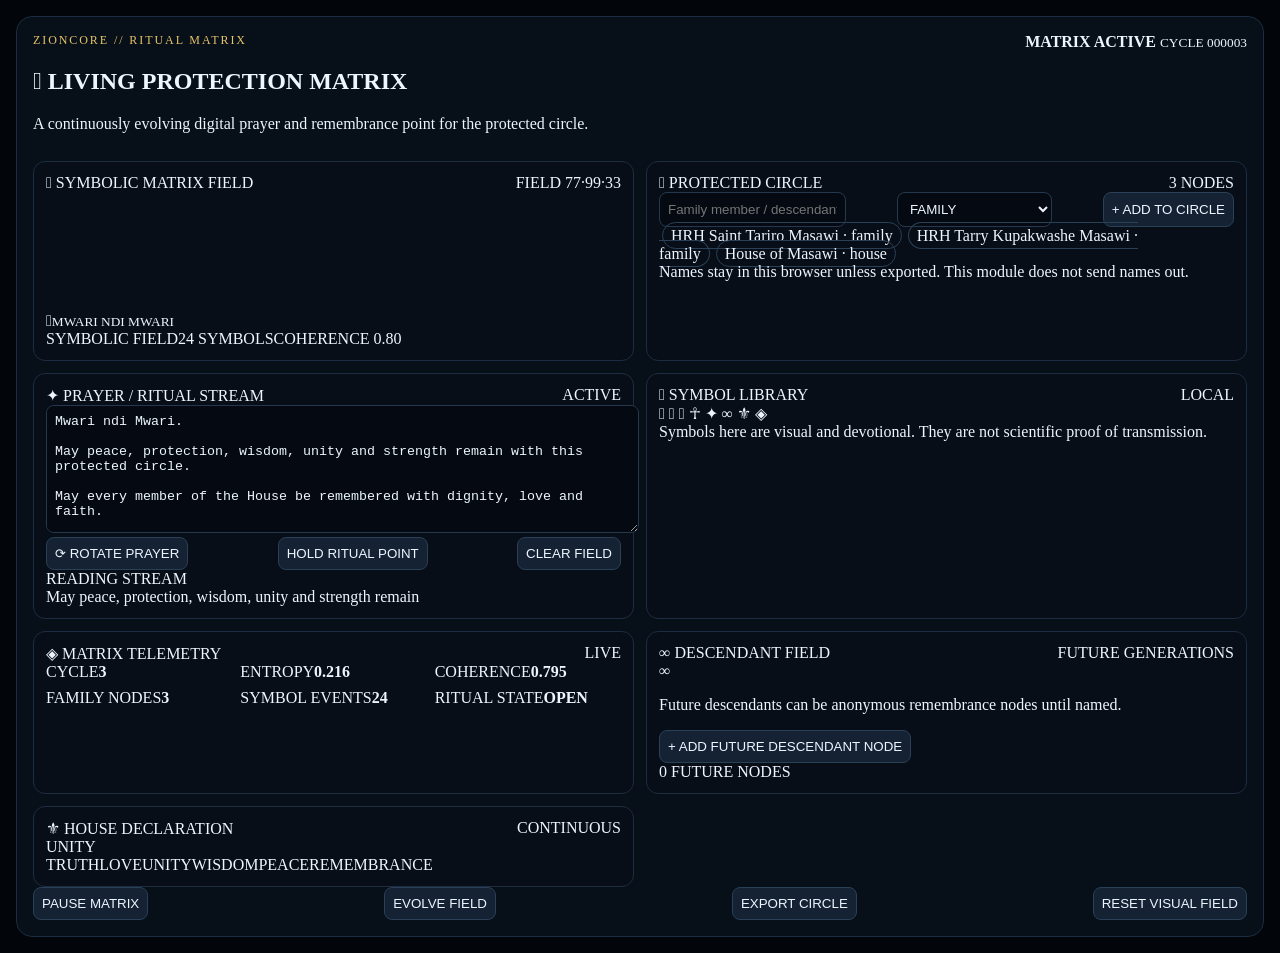
<file: ritual.html>
<!DOCTYPE html>
<html lang="en">
<head>
<meta charset="utf-8"/>
<meta name="viewport" content="width=device-width,initial-scale=1"/>
<title>ZIONCORE · Living Protection Matrix</title>
</head>
<body style="margin:0;background:#02050a;color:#edf5ff">
<section id="zc-ritual-matrix" class="zc-rm" aria-label="ZionCore Living Protection Matrix">
  <div class="zc-rm-head">
    <div>
      <div class="zc-rm-kicker">ZIONCORE // RITUAL MATRIX</div>
      <h2>𓂀 LIVING PROTECTION MATRIX</h2>
      <p>A continuously evolving digital prayer and remembrance point for the protected circle.</p>
    </div>
    <div class="zc-rm-state">
      <span id="zc-rm-pulse"></span>
      <strong id="zc-rm-state">MATRIX ACTIVE</strong>
      <small id="zc-rm-cycle">CYCLE 000000</small>
    </div>
  </div>
  <div class="zc-rm-grid">
    <article class="zc-rm-panel zc-rm-matrix-panel">
      <div class="zc-rm-panel-title"><span>𒀭 SYMBOLIC MATRIX FIELD</span><span id="zc-rm-frequency">FIELD 77·99·33</span></div>
      <div id="zc-rm-rain" class="zc-rm-rain"></div>
      <div class="zc-rm-overlay"><div class="zc-rm-ring ring-a"></div><div class="zc-rm-ring ring-b"></div><div class="zc-rm-core"><span>𓋹</span><small>MWARI NDI MWARI</small></div></div>
      <div class="zc-rm-matrix-footer"><span>SYMBOLIC FIELD</span><span id="zc-rm-symbol-count">0 SYMBOLS</span><span id="zc-rm-coherence">COHERENCE 0.00</span></div>
    </article>
    <article class="zc-rm-panel">
      <div class="zc-rm-panel-title"><span>𓂀 PROTECTED CIRCLE</span><span id="zc-rm-family-count">0 NODES</span></div>
      <div class="zc-rm-add">
        <input id="zc-rm-name" maxlength="80" placeholder="Family member / descendant"/>
        <select id="zc-rm-role"><option value="family">FAMILY</option><option value="child">CHILD</option><option value="descendant">DESCENDANT</option><option value="ancestor">ANCESTOR</option><option value="house">HOUSE / LINEAGE</option></select>
        <button id="zc-rm-add-btn">+ ADD TO CIRCLE</button>
      </div>
      <div id="zc-rm-family" class="zc-rm-family-list"></div>
      <div class="zc-rm-note">Names stay in this browser unless exported. This module does not send names out.</div>
    </article>
    <article class="zc-rm-panel zc-rm-prayer">
      <div class="zc-rm-panel-title"><span>✦ PRAYER / RITUAL STREAM</span><span id="zc-rm-prayer-state">ACTIVE</span></div>
      <textarea id="zc-rm-prayer-text">Mwari ndi Mwari.

May peace, protection, wisdom, unity and strength remain with this protected circle.

May every member of the House be remembered with dignity, love and faith.

May future descendants be remembered in hope, wisdom and peace.

Mudzimu Unoyera, guide our hearts toward truth, love, courage and righteousness.

Amen.</textarea>
      <div class="zc-rm-prayer-controls">
        <button id="zc-rm-prayer-cycle">⟳ ROTATE PRAYER</button>
        <button id="zc-rm-prayer-lock">HOLD RITUAL POINT</button>
        <button id="zc-rm-clear">CLEAR FIELD</button>
      </div>
      <div class="zc-rm-reading"><span>READING STREAM</span><div id="zc-rm-reading-text"></div></div>
    </article>
    <article class="zc-rm-panel">
      <div class="zc-rm-panel-title"><span>𓋹 SYMBOL LIBRARY</span><span>LOCAL</span></div>
      <div id="zc-rm-symbol-library" class="zc-rm-symbol-library"></div>
      <div class="zc-rm-symbol-info">Symbols here are visual and devotional. They are not scientific proof of transmission.</div>
    </article>
    <article class="zc-rm-panel">
      <div class="zc-rm-panel-title"><span>◈ MATRIX TELEMETRY</span><span>LIVE</span></div>
      <div class="zc-rm-telemetry">
        <div><span>CYCLE</span><strong id="zc-rm-t-cycle">000000</strong></div>
        <div><span>ENTROPY</span><strong id="zc-rm-t-entropy">0.000</strong></div>
        <div><span>COHERENCE</span><strong id="zc-rm-t-coherence">0.000</strong></div>
        <div><span>FAMILY NODES</span><strong id="zc-rm-t-family">0</strong></div>
        <div><span>SYMBOL EVENTS</span><strong id="zc-rm-t-symbols">0</strong></div>
        <div><span>RITUAL STATE</span><strong id="zc-rm-t-state">OPEN</strong></div>
      </div>
    </article>
    <article class="zc-rm-panel">
      <div class="zc-rm-panel-title"><span>∞ DESCENDANT FIELD</span><span>FUTURE GENERATIONS</span></div>
      <div class="zc-rm-descendants">
        <div class="zc-rm-descendant-core"><div class="zc-rm-orbit orbit-1"></div><div class="zc-rm-orbit orbit-2"></div><div class="zc-rm-orbit orbit-3"></div><div class="zc-rm-descendant-symbol">∞</div></div>
        <p>Future descendants can be anonymous remembrance nodes until named.</p>
        <button id="zc-rm-add-descendant">+ ADD FUTURE DESCENDANT NODE</button>
        <div id="zc-rm-descendant-count">0 FUTURE NODES</div>
      </div>
    </article>
    <article class="zc-rm-panel zc-rm-declaration">
      <div class="zc-rm-panel-title"><span>⚜ HOUSE DECLARATION</span><span>CONTINUOUS</span></div>
      <div id="zc-rm-declaration-text">MWARI NDI MWARI</div>
      <div class="zc-rm-declaration-sub"><span>TRUTH</span><span>LOVE</span><span>UNITY</span><span>WISDOM</span><span>PEACE</span><span>REMEMBRANCE</span></div>
    </article>
  </div>
  <div class="zc-rm-bottom">
    <button id="zc-rm-pause">PAUSE MATRIX</button>
    <button id="zc-rm-evolve">EVOLVE FIELD</button>
    <button id="zc-rm-export">EXPORT CIRCLE</button>
    <button id="zc-rm-reset">RESET VISUAL FIELD</button>
  </div>
</section>
<script src="js/ritual-matrix.js"></script>
</body></html>
</file>
<file: css/aegis.css>
:root{--ink:#f4efe6;--gold:#d4b36a;--cyan:#7ee0d6;--muted:#8f8778;--line:#2a261c;--panel:#121018}*{box-sizing:border-box}html,body{margin:0;background:radial-gradient(circle at 50% -20%,#1a1630 0,#07060b 55%);color:var(--ink);font-family:Georgia,serif}.app{max-width:1280px;margin:auto;padding:16px}header{display:flex;justify-content:space-between;gap:12px;align-items:flex-end;border-bottom:1px solid var(--line);padding-bottom:12px}.kicker{letter-spacing:.2em;text-transform:uppercase;color:var(--gold);font-size:.72rem}h1{margin:.2rem 0;font-size:clamp(1.6rem,4vw,2.6rem)}.note{color:var(--muted);line-height:1.5}.grid{display:grid;grid-template-columns:1.4fr .9fr;gap:14px;margin-top:14px}.panel{background:var(--panel);border:1px solid var(--line);border-radius:18px;padding:12px}#map{width:100%;height:460px;display:block;background:#0b0a10;border-radius:14px}.row{display:flex;flex-wrap:wrap;gap:8px;margin:8px 0}button,input{font:inherit}button{background:var(--gold);color:#111;border:0;padding:.5rem .75rem;border-radius:10px;cursor:pointer}button.ghost{background:transparent;color:var(--gold);border:1px solid var(--gold)}input{flex:1;min-width:160px;background:#0b0a10;color:var(--ink);border:1px solid var(--line);padding:.5rem;border-radius:10px}.feed{max-height:280px;overflow:auto}.item{border-bottom:1px solid var(--line);padding:.4rem 0}.badge{border:1px solid var(--gold);color:var(--gold);font-size:.7rem;padding:0 .3rem;margin-right:.3rem}.ideas button{display:block;width:100%;text-align:left;margin:.35rem 0;background:#1a1730;color:var(--ink);border:1px solid var(--line)}footer{text-align:center;color:var(--muted);padding:24px 8px}@media(max-width:900px){.grid{grid-template-columns:1fr}#map{height:320px}}
</file>
